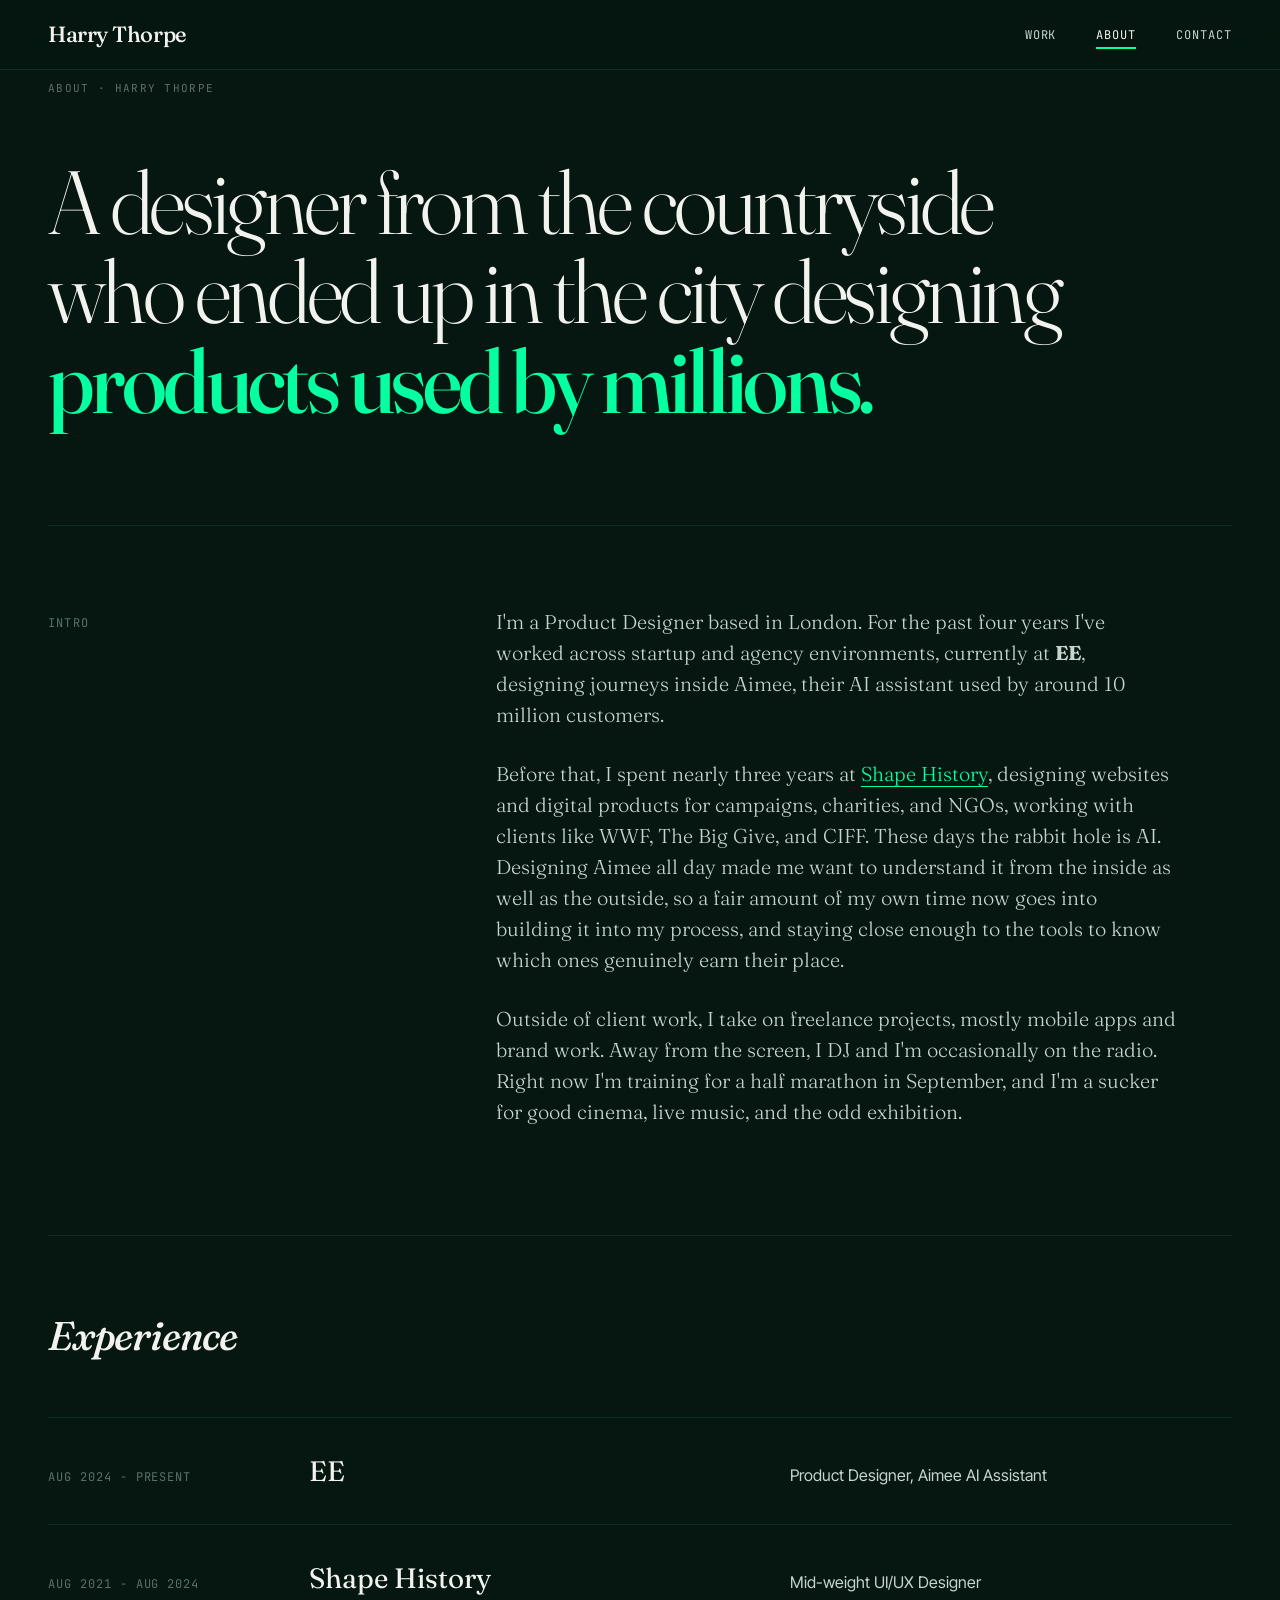
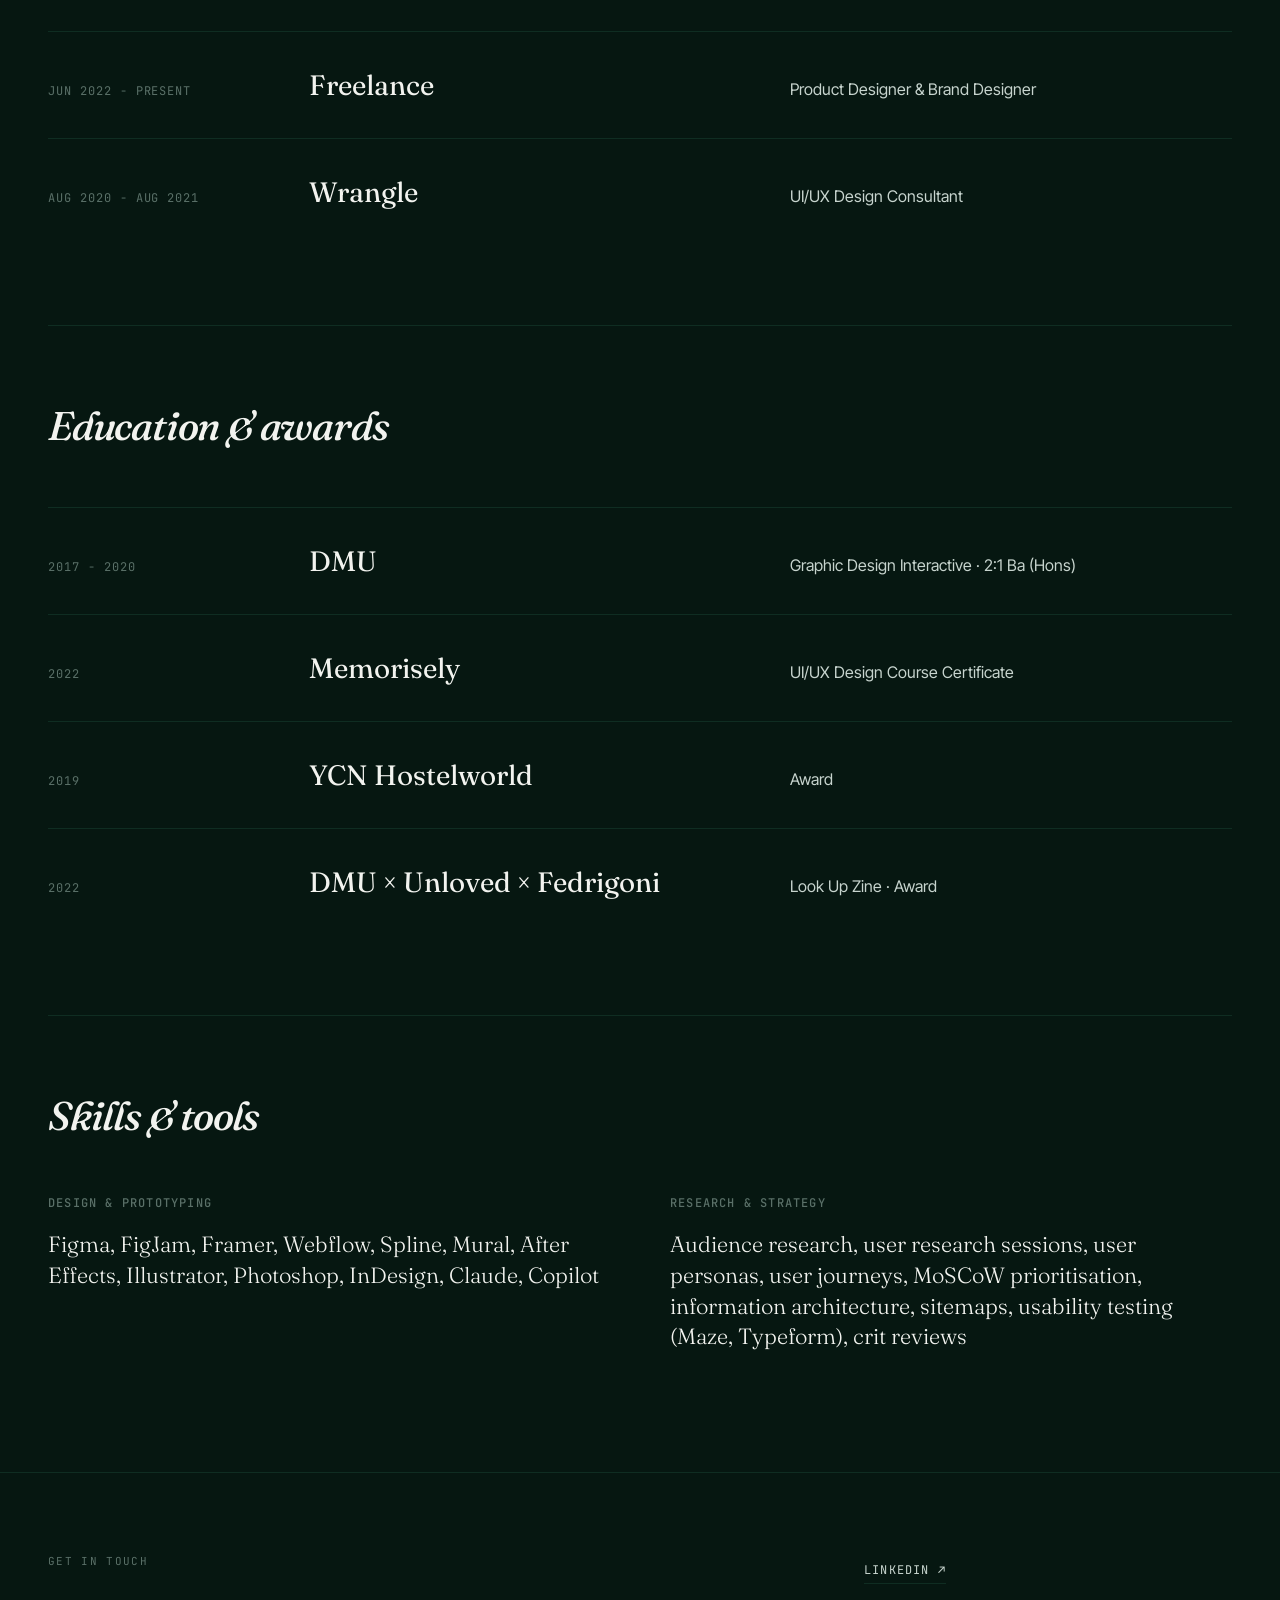
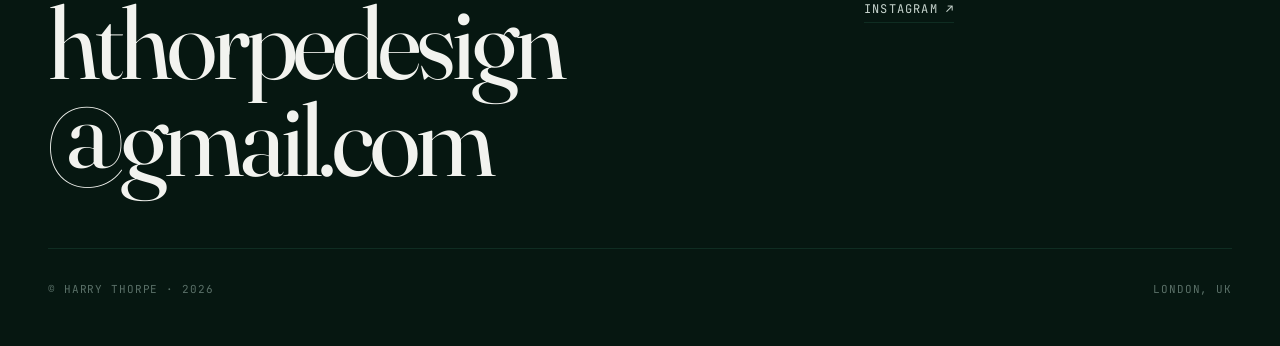
<file: about.html>
<!DOCTYPE html>
<html lang="en">
<head>
<meta charset="UTF-8">
<meta name="viewport" content="width=device-width, initial-scale=1.0">
<title>About · Harry Thorpe</title>
<meta name="description" content="Product Designer based in London, working across AI assistants, SaaS products and brand.">
<meta property="og:title" content="About · Harry Thorpe">
<meta property="og:description" content="Product Designer based in London, working across AI assistants, SaaS products and brand.">
<meta property="og:type" content="website">
<link rel="preconnect" href="https://fonts.googleapis.com">
<link rel="preconnect" href="https://fonts.gstatic.com" crossorigin>
<link href="https://fonts.googleapis.com/css2?family=Fraunces:ital,opsz,wght@0,9..144,300..900;1,9..144,300..900&family=Inter+Tight:wght@300;400;500;600&family=JetBrains+Mono:wght@400;500&display=swap" rel="stylesheet">
<link rel="stylesheet" href="styles.css">
</head>
<body>

<nav>
  <div class="nav-inner">
    <a href="index.html" class="logo">Harry Thorpe</a>
    <ul class="nav-links">
      <li><a href="index.html" class="nav-link" data-page="home">Work</a></li>
      <li><a href="about.html" class="nav-link" data-page="about">About</a></li>
      <li><a href="mailto:hthorpedesign@gmail.com">Contact</a></li>
    </ul>
  </div>
</nav>

<a href="index.html" class="back-to-work" id="backToWork" aria-label="Back to all work">
  <svg viewBox="0 0 16 16" width="14" height="14" aria-hidden="true">
    <path d="M10 3L5 8L10 13" fill="none" stroke="currentColor" stroke-width="1.5" stroke-linecap="round" stroke-linejoin="round"/>
  </svg>
  <span>Back to work</span>
</a>


<main id="app" class="page active" data-page="about">
<div class="about-hero">
    <div class="about-hero-meta">
      <div class="eyebrow">About · Harry Thorpe</div>
    </div>
    <h1 class="about-title">
      A designer from the countryside<br>
      who ended up in the city designing<br>
      <em>products used by millions.</em>
    </h1>
  </div>

  <div class="about-body">
    <div class="label">Intro</div>
    <div>
      <p>I'm a Product Designer based in London. For the past four years I've worked across startup and agency environments, currently at <strong>EE</strong>, designing journeys inside Aimee, their AI assistant used by around 10 million customers.</p>
      <p>Before that, I spent nearly three years at <a href="https://www.shapehistory.com/">Shape History</a>, designing websites and digital products for campaigns, charities, and NGOs, working with clients like WWF, The Big Give, and CIFF. These days the rabbit hole is AI. Designing Aimee all day made me want to understand it from the inside as well as the outside, so a fair amount of my own time now goes into building it into my process, and staying close enough to the tools to know which ones genuinely earn their place.</p>
      <p>Outside of client work, I take on freelance projects, mostly mobile apps and brand work. Away from the screen, I DJ and I'm occasionally on the radio. Right now I'm training for a half marathon in September, and I'm a sucker for good cinema, live music, and the odd exhibition.</p>
    </div>
  </div>

  <div class="experience-section">
    <h3><em>Experience</em></h3>
    <div class="exp-item">
      <div class="exp-date">Aug 2024 - Present</div>
      <div class="exp-company">EE</div>
      <div class="exp-role">Product Designer, Aimee AI Assistant</div>
    </div>
    <div class="exp-item">
      <div class="exp-date">Aug 2021 - Aug 2024</div>
      <div class="exp-company">Shape History</div>
      <div class="exp-role">Mid-weight UI/UX Designer</div>
    </div>
    <div class="exp-item">
      <div class="exp-date">Jun 2022 - Present</div>
      <div class="exp-company">Freelance</div>
      <div class="exp-role">Product Designer &amp; Brand Designer</div>
    </div>
    <div class="exp-item">
      <div class="exp-date">Aug 2020 - Aug 2021</div>
      <div class="exp-company">Wrangle</div>
      <div class="exp-role">UI/UX Design Consultant</div>
    </div>
  </div>

  <div class="experience-section">
    <h3><em>Education &amp; awards</em></h3>
    <div class="exp-item">
      <div class="exp-date">2017 - 2020</div>
      <div class="exp-company">DMU</div>
      <div class="exp-role">Graphic Design Interactive · 2:1 Ba (Hons)</div>
    </div>
    <div class="exp-item">
      <div class="exp-date">2022</div>
      <div class="exp-company">Memorisely</div>
      <div class="exp-role">UI/UX Design Course Certificate</div>
    </div>
    <div class="exp-item">
      <div class="exp-date">2019</div>
      <div class="exp-company">YCN Hostelworld</div>
      <div class="exp-role">Award</div>
    </div>
    <div class="exp-item">
      <div class="exp-date">2022</div>
      <div class="exp-company">DMU × Unloved × Fedrigoni</div>
      <div class="exp-role">Look Up Zine · Award</div>
    </div>
  </div>

  <div class="skills-section">
    <h3><em>Skills &amp; tools</em></h3>
    <div class="skills-grid">
      <div class="skill-group">
        <h4>Design &amp; prototyping</h4>
        <p>Figma, FigJam, Framer, Webflow, Spline, Mural, After Effects, Illustrator, Photoshop, InDesign, Claude, Copilot</p>
      </div>
      <div class="skill-group">
        <h4>Research &amp; strategy</h4>
        <p>Audience research, user research sessions, user personas, user journeys, MoSCoW prioritisation, information architecture, sitemaps, usability testing (Maze, Typeform), crit reviews</p>
      </div>
    </div>
  </div>

</main>

<footer>
  <div class="footer-main">
    <div class="footer-contact">
      <div class="eyebrow">Get in touch</div>
      <div class="footer-email">
        <a href="mailto:hthorpedesign@gmail.com">hthorpedesign<br>@gmail.com</a>
      </div>
    </div>
    <div class="footer-social">
      <a href="https://www.linkedin.com/in/harry-thorpe/" target="_blank" rel="noopener noreferrer">LinkedIn ↗</a>
      <a href="https://www.instagram.com/thorpe.design/" target="_blank" rel="noopener noreferrer">Instagram ↗</a>
    </div>
  </div>
  <div class="footer-bottom">
    <div>© Harry Thorpe · 2026</div>
    <div>London, UK</div>
  </div>
</footer>

<script src="main.js" defer></script>
</body>
</html>
</file>
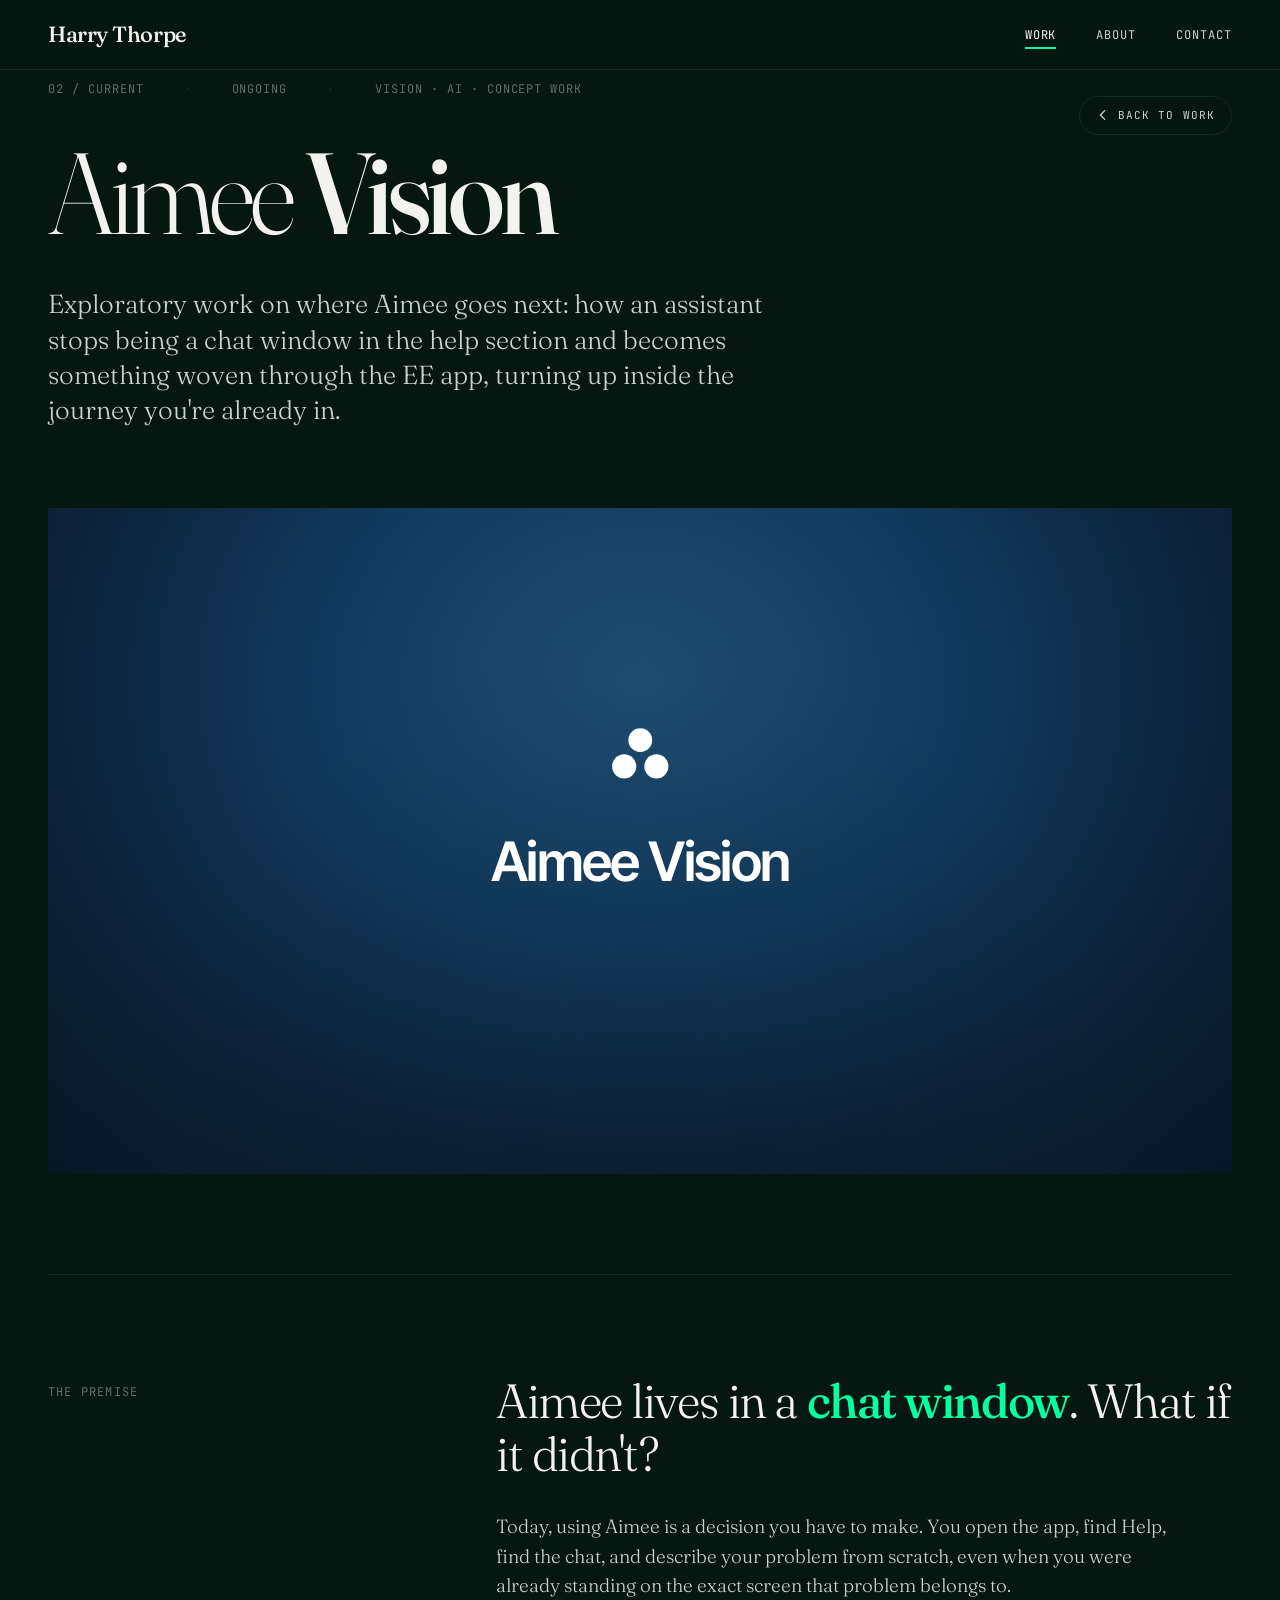
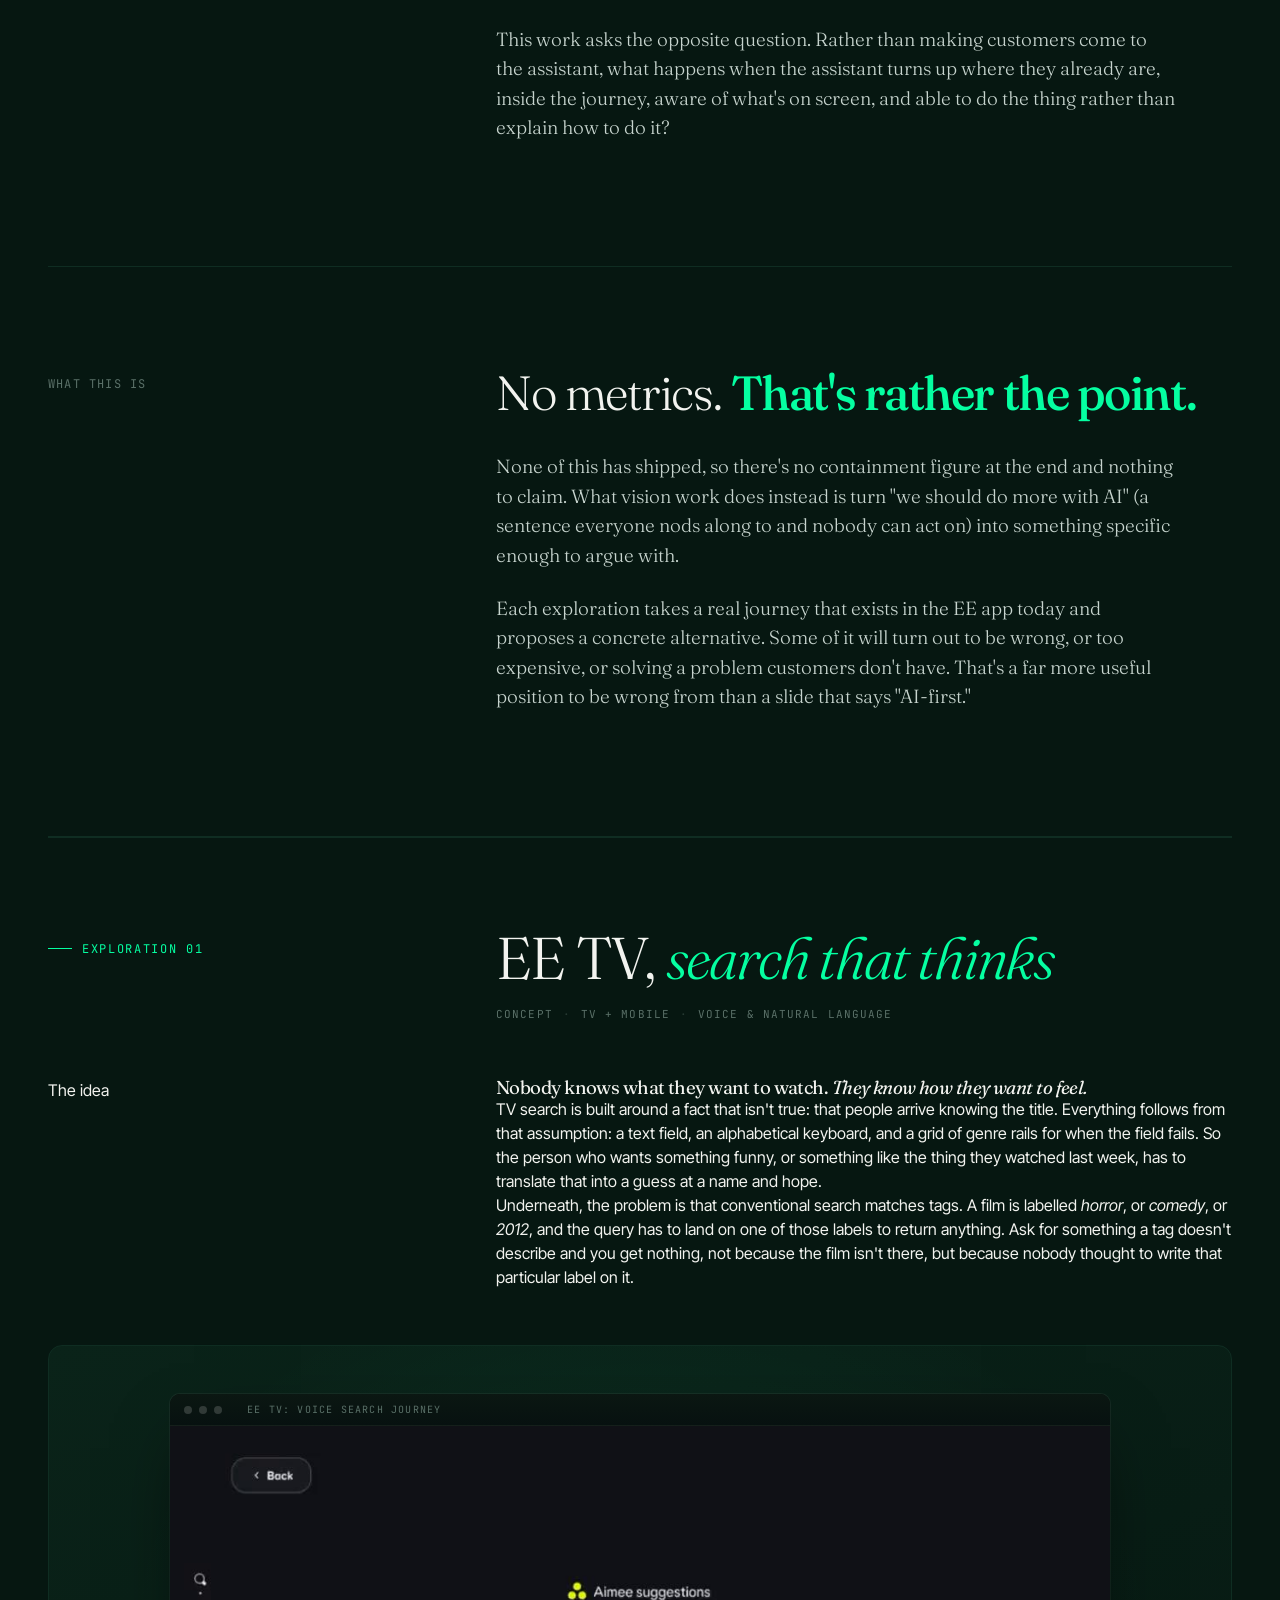
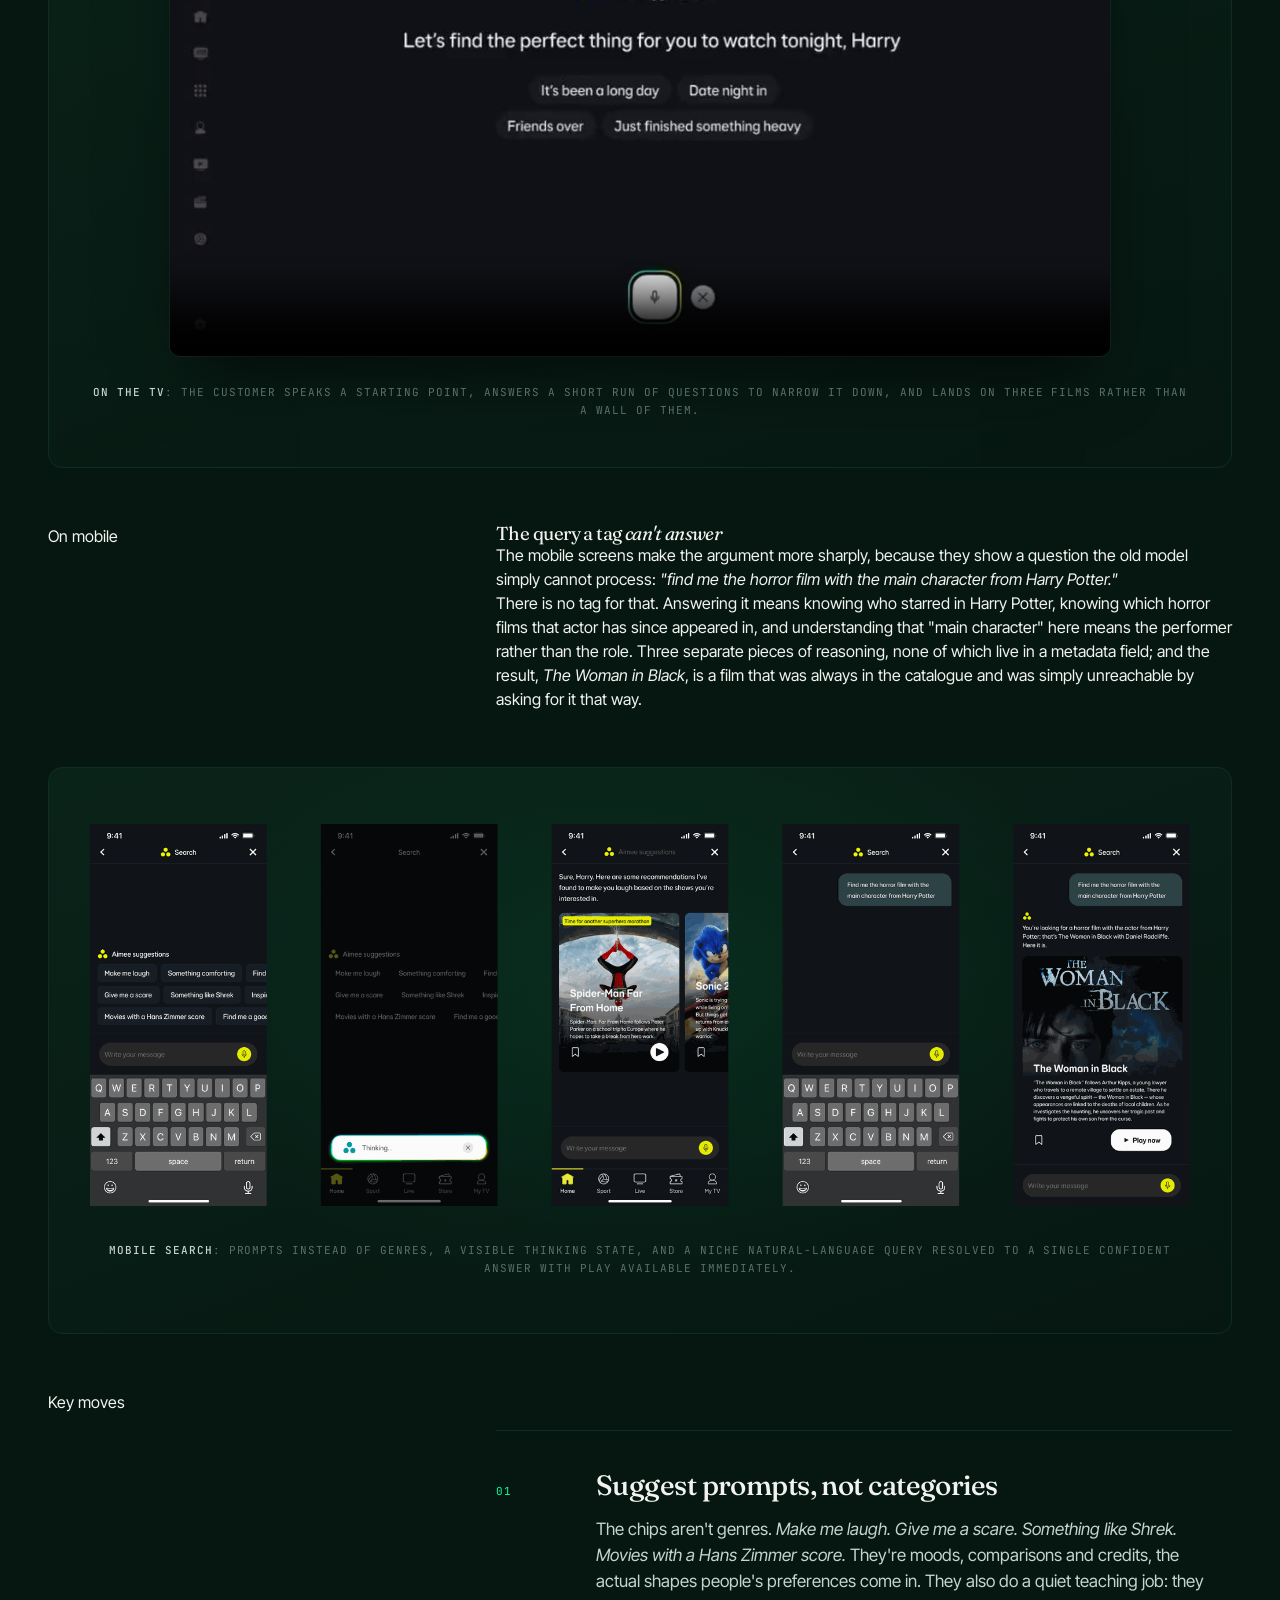
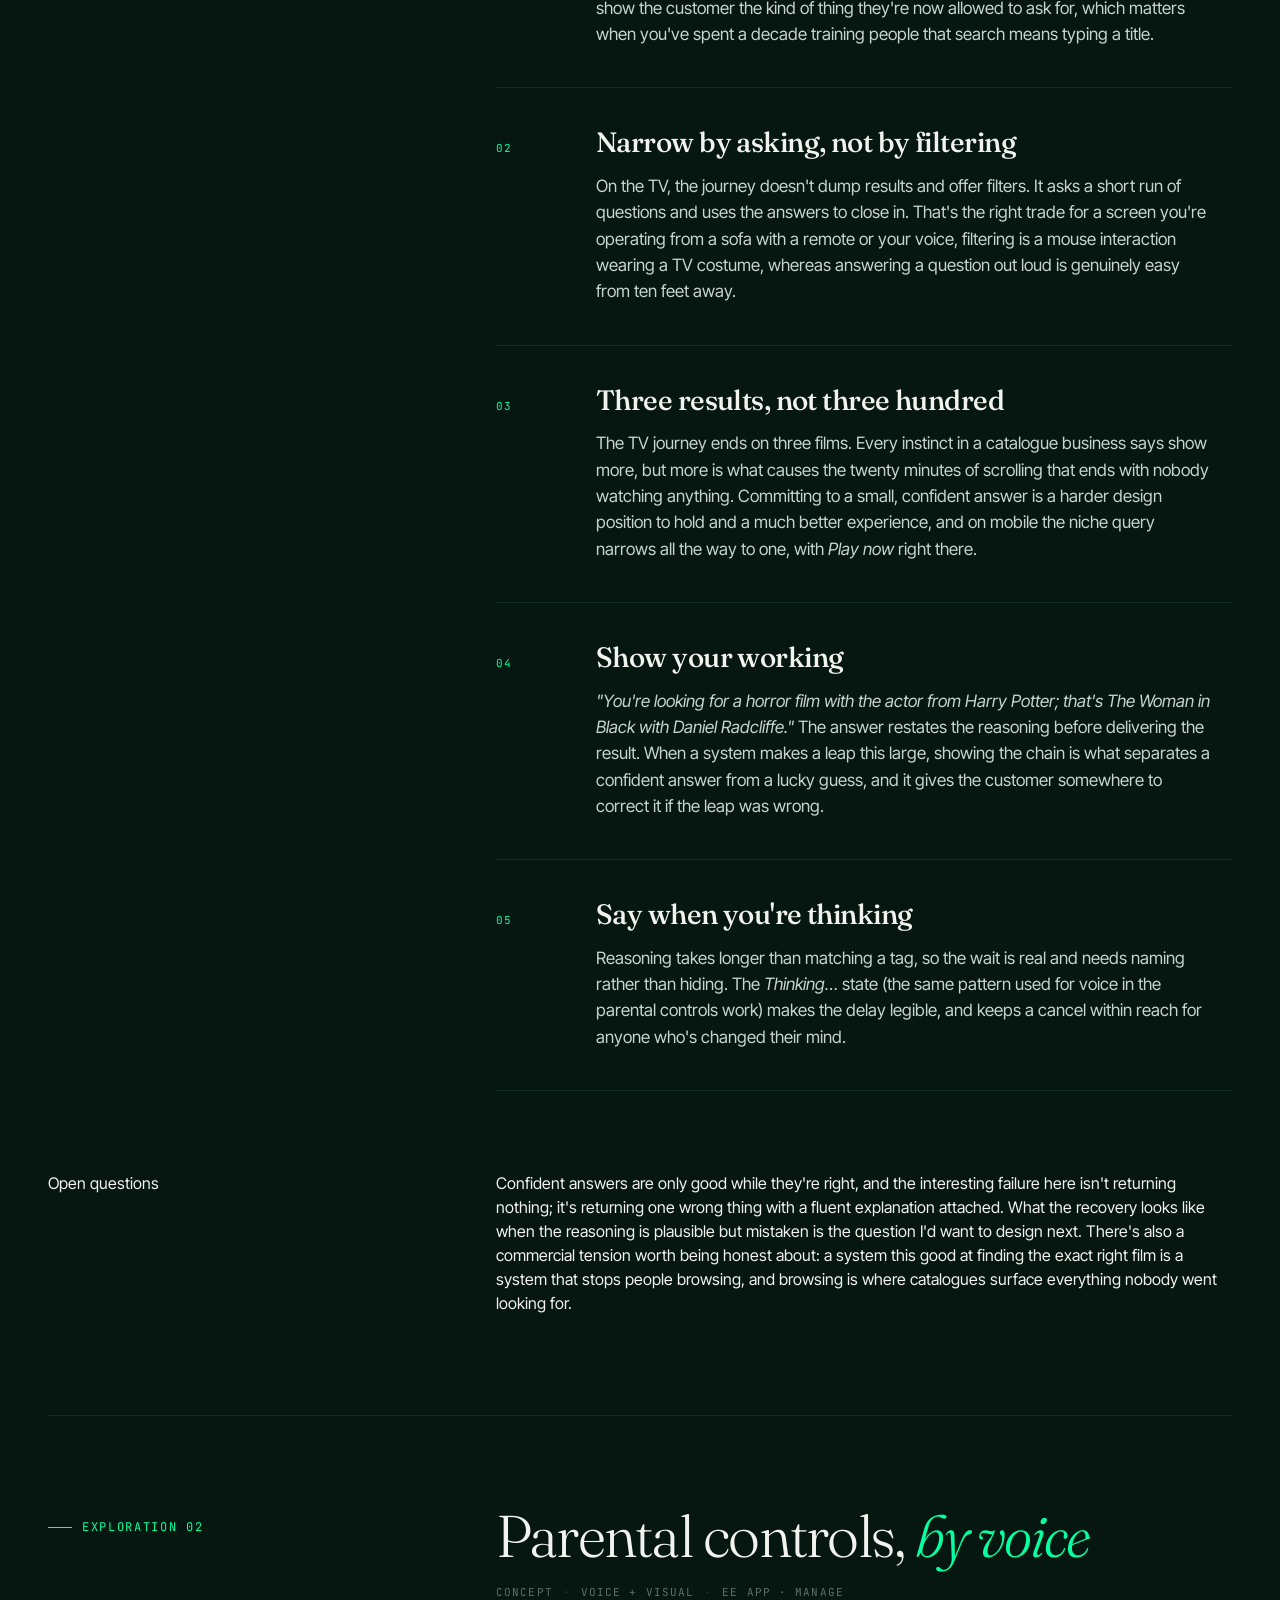
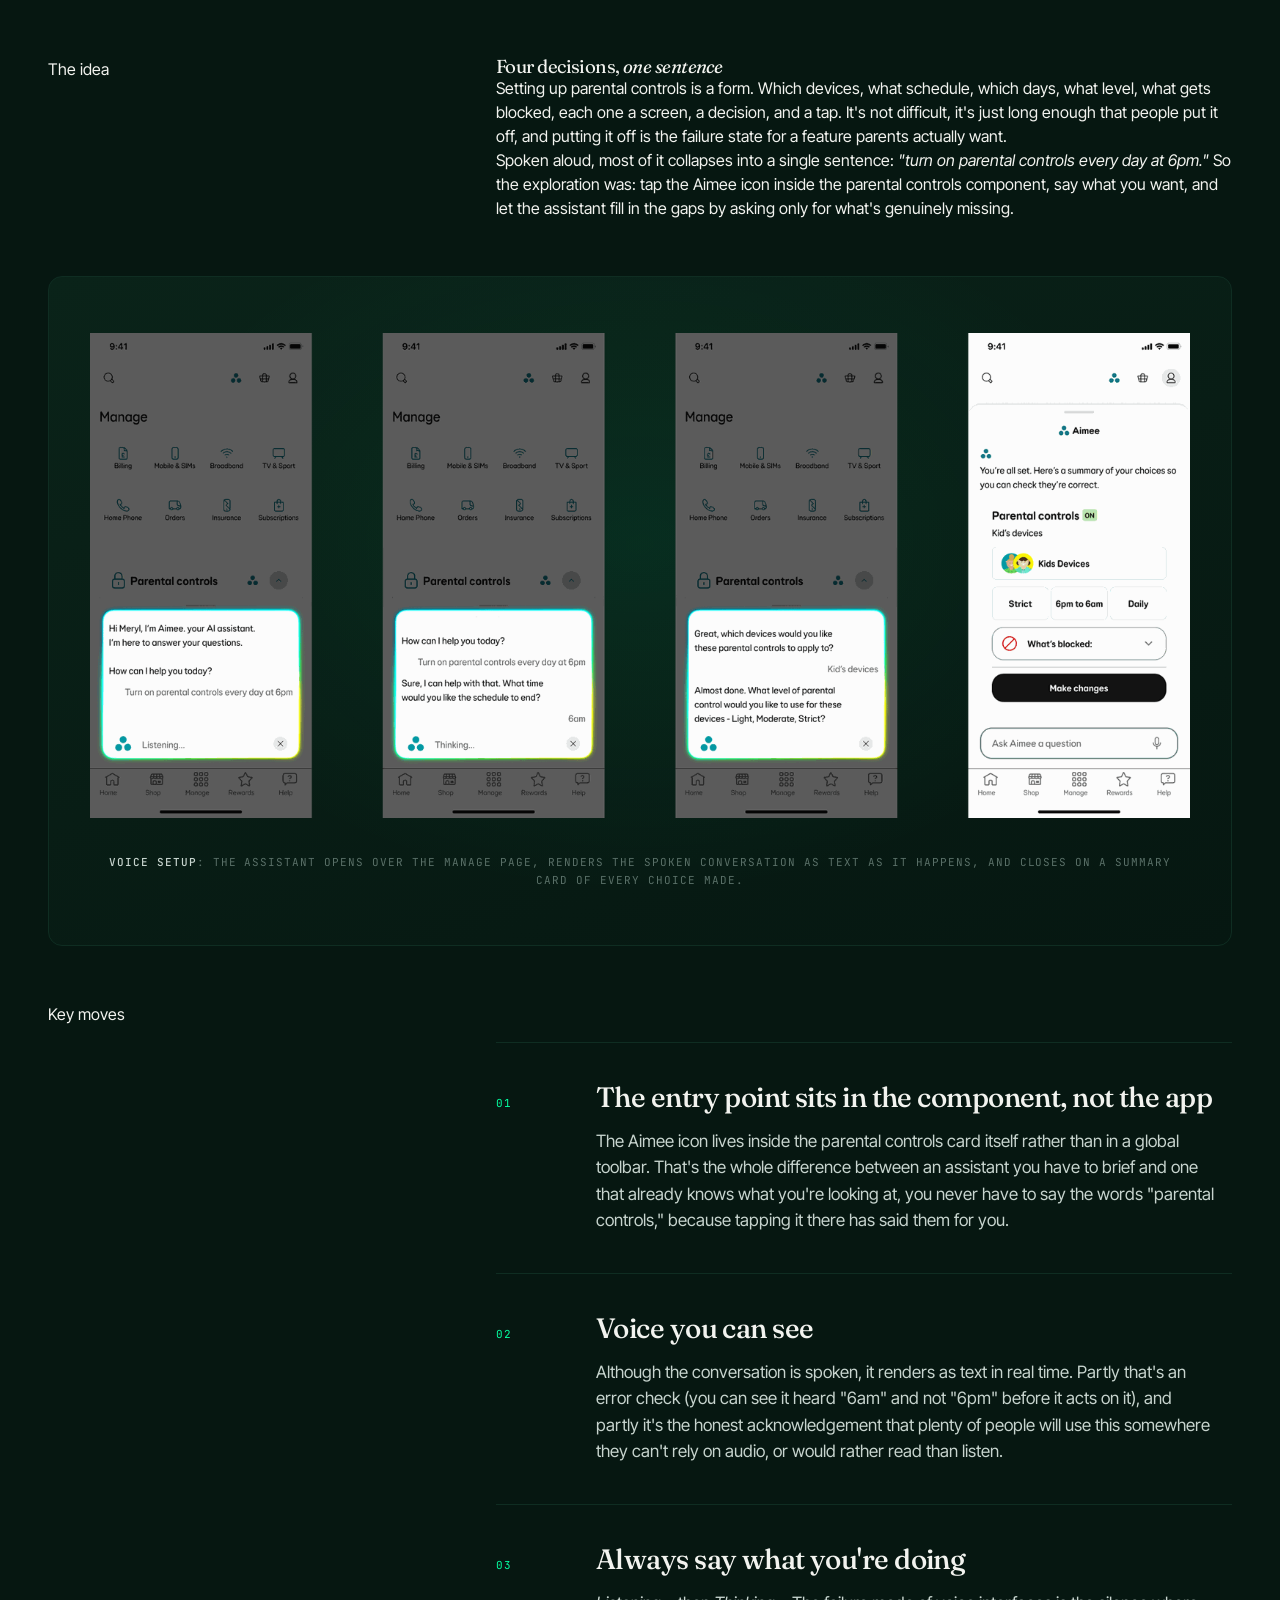
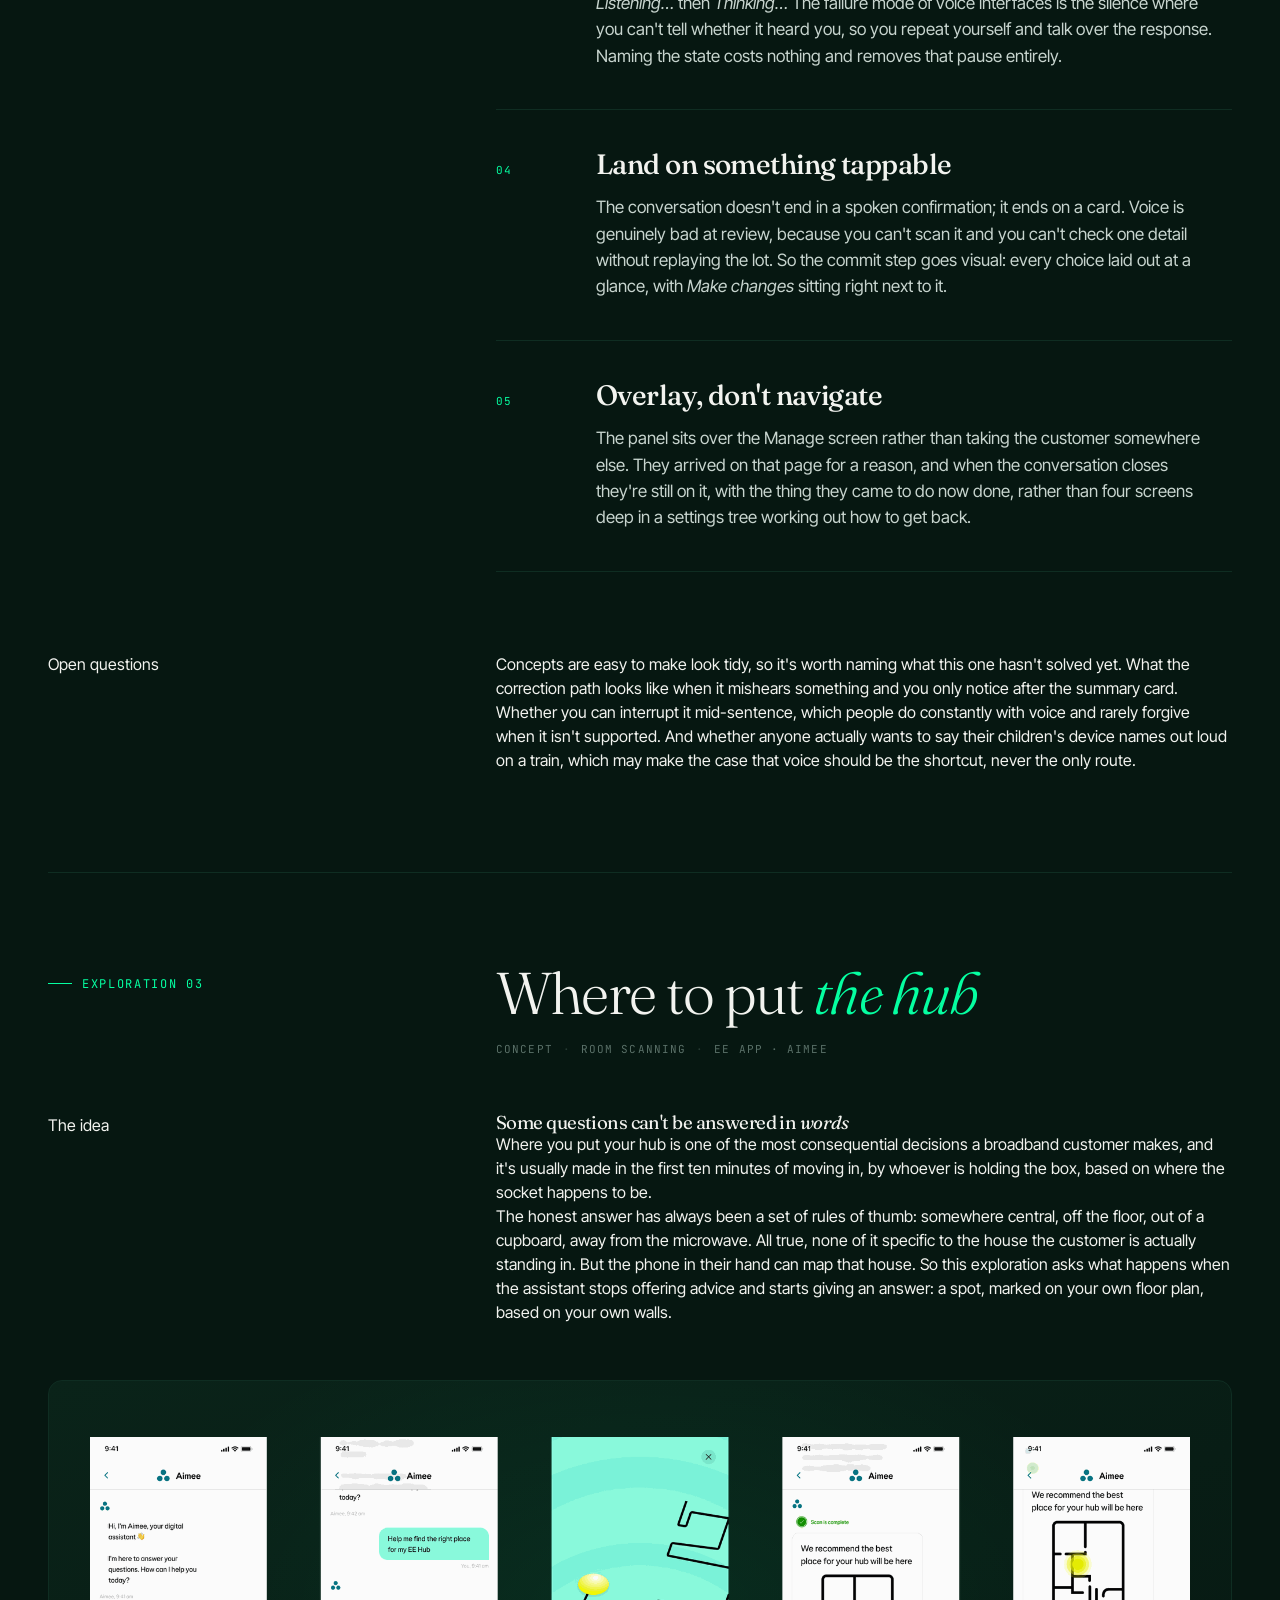
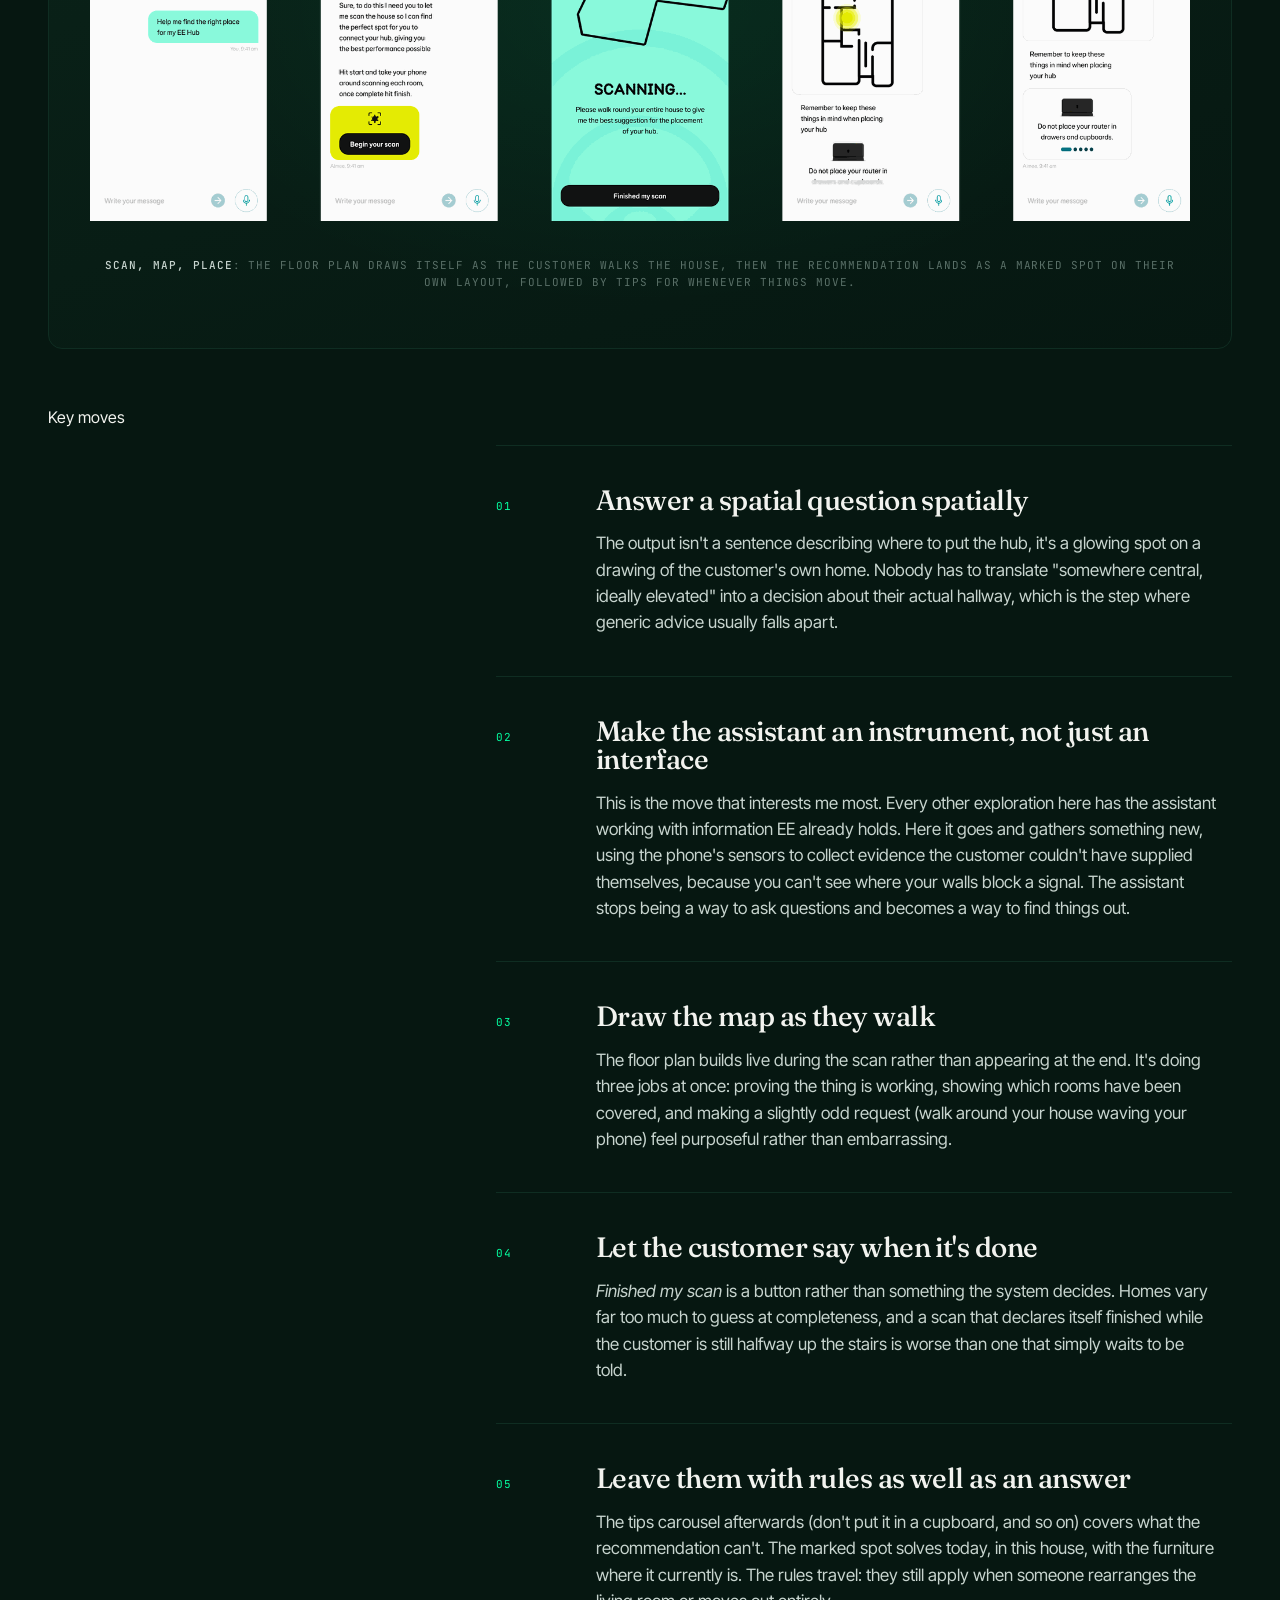
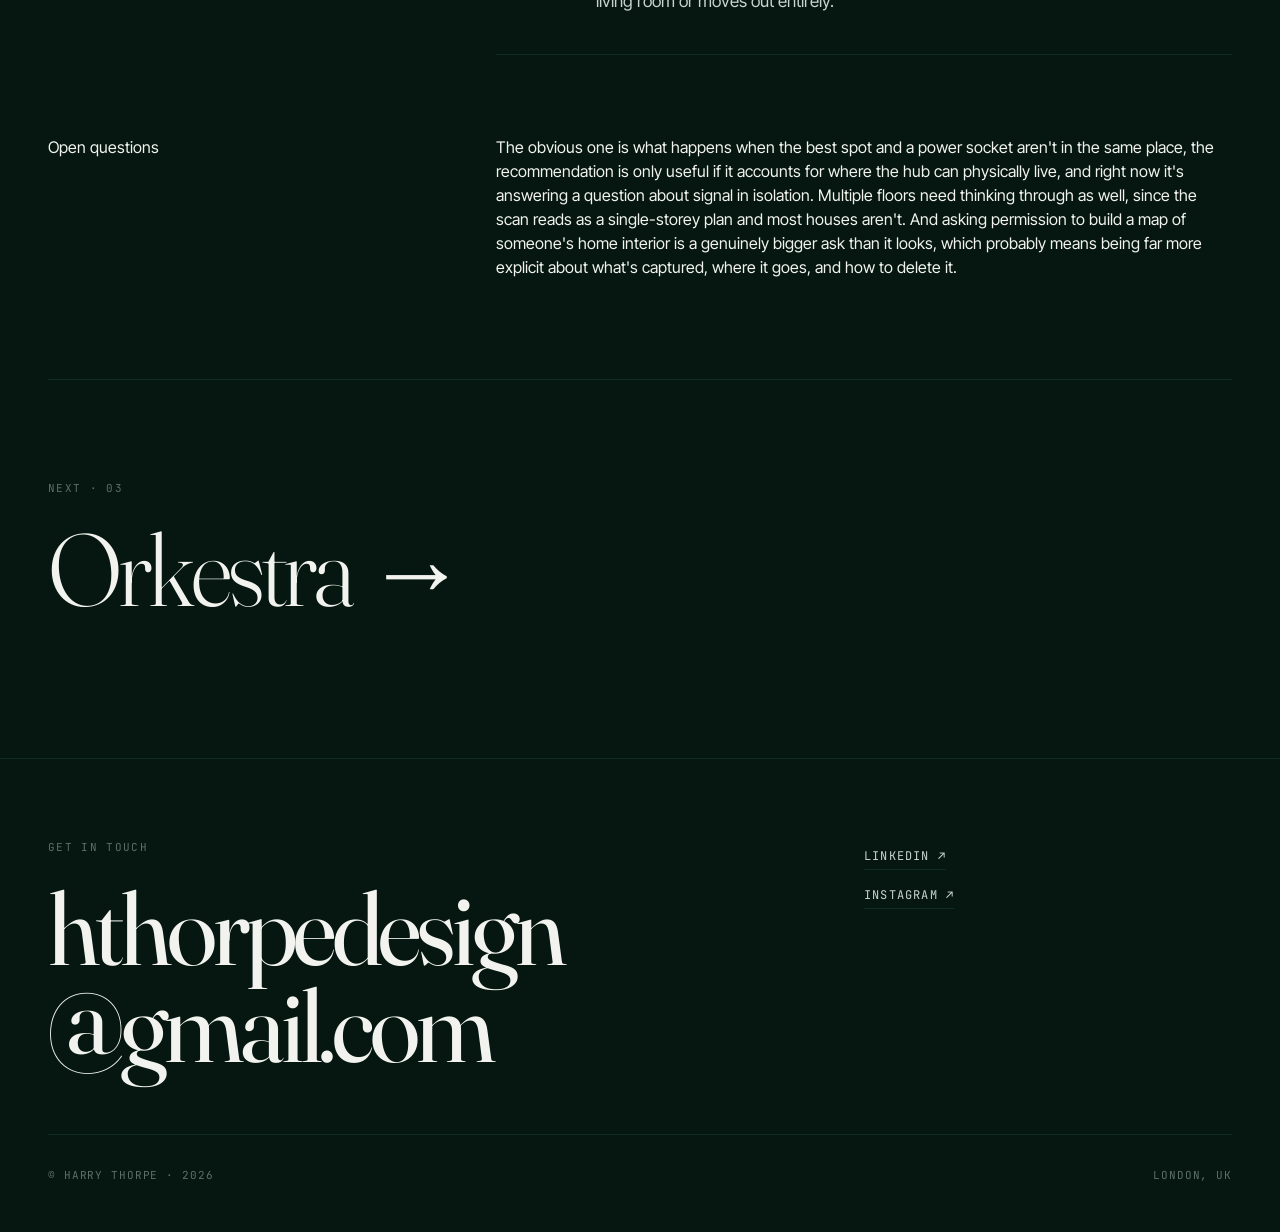
<file: aimee-vision.html>
<!DOCTYPE html>
<html lang="en">
<head>
<meta charset="UTF-8">
<meta name="viewport" content="width=device-width, initial-scale=1.0">
<title>Aimee Vision · Harry Thorpe</title>
<meta name="description" content="Exploratory work on where Aimee goes next, and how an assistant becomes part of the EE app.">
<meta property="og:title" content="Aimee Vision · Harry Thorpe">
<meta property="og:description" content="Exploratory work on where Aimee goes next, and how an assistant becomes part of the EE app.">
<meta property="og:type" content="website">
<link rel="preconnect" href="https://fonts.googleapis.com">
<link rel="preconnect" href="https://fonts.gstatic.com" crossorigin>
<link href="https://fonts.googleapis.com/css2?family=Fraunces:ital,opsz,wght@0,9..144,300..900;1,9..144,300..900&family=Inter+Tight:wght@300;400;500;600&family=JetBrains+Mono:wght@400;500&display=swap" rel="stylesheet">
<link rel="stylesheet" href="styles.css">
</head>
<body>

<nav>
  <div class="nav-inner">
    <a href="index.html" class="logo">Harry Thorpe</a>
    <ul class="nav-links">
      <li><a href="index.html" class="nav-link" data-page="home">Work</a></li>
      <li><a href="about.html" class="nav-link" data-page="about">About</a></li>
      <li><a href="mailto:hthorpedesign@gmail.com">Contact</a></li>
    </ul>
  </div>
</nav>
<a href="index.html" class="back-to-work" id="backToWork" aria-label="Back to all work">
  <svg viewBox="0 0 16 16" width="14" height="14" aria-hidden="true">
    <path d="M10 3L5 8L10 13" fill="none" stroke="currentColor" stroke-width="1.5" stroke-linecap="round" stroke-linejoin="round"/>
  </svg>
  <span>Back to work</span>
</a>

<main id="app" class="page active" data-page="aimee-vision">
<div class="case-hero">
    <div class="case-meta">
      <span>02 / Current</span>
      <span class="separator">·</span>
      <span>Ongoing</span>
      <span class="separator">·</span>
      <span>Vision · AI · Concept work</span>
    </div>
    <h1 class="case-title">Aimee <em>Vision</em></h1>
    <p class="case-lede">Exploratory work on where Aimee goes next: how an assistant stops being a chat window in the help section and becomes something woven through the EE app, turning up inside the journey you're already in.</p>

    <div class="case-hero-image">
      <div class="at-tile" style="background: radial-gradient(ellipse at 50% 26%, #1E4E72 0%, #123A5C 38%, #0C243C 68%, #071624 100%);">
          <svg class="at-art" viewBox="0 0 200 132" xmlns="http://www.w3.org/2000/svg" role="img" aria-label="Aimee Vision">
            <g transform="translate(86 10)" filter="url(#atglow-b)">
              <circle cx="14" cy="6" r="5.9" fill="#FFFFFF"/>
              <circle cx="6" cy="19" r="6" fill="#FFFFFF"/>
              <circle cx="22" cy="19" r="6" fill="#FFFFFF"/>
            </g>
            <defs>
              <filter id="atglow-b" x="-120%" y="-120%" width="340%" height="340%">
                <feDropShadow dx="0" dy="0" stdDeviation="0" flood-color="rgba(255,255,255,0)" flood-opacity="0"/>
              </filter>
            </defs>
            <text x="100" y="86" text-anchor="middle" fill="#FFFFFF"
                  font-family="'Inter Tight', -apple-system, system-ui, sans-serif"
                  font-size="27" font-weight="600" letter-spacing="-0.8">Aimee Vision</text>
          </svg>
        </div>
    </div>
  </div>

  <div class="case-section">
    <div class="case-section-inner">
      <div class="label">The premise</div>
      <div>
        <h3>Aimee lives in a <em>chat window</em>. What if it didn't?</h3>
        <p>Today, using Aimee is a decision you have to make. You open the app, find Help, find the chat, and describe your problem from scratch, even when you were already standing on the exact screen that problem belongs to.</p>
        <p>This work asks the opposite question. Rather than making customers come to the assistant, what happens when the assistant turns up where they already are, inside the journey, aware of what's on screen, and able to do the thing rather than explain how to do it?</p>
      </div>
    </div>
  </div>

  <div class="case-section">
    <div class="case-section-inner">
      <div class="label">What this is</div>
      <div>
        <h3>No metrics. <em>That's rather the point.</em></h3>
        <p>None of this has shipped, so there's no containment figure at the end and nothing to claim. What vision work does instead is turn "we should do more with AI" (a sentence everyone nods along to and nobody can act on) into something specific enough to argue with.</p>
        <p>Each exploration takes a real journey that exists in the EE app today and proposes a concrete alternative. Some of it will turn out to be wrong, or too expensive, or solving a problem customers don't have. That's a far more useful position to be wrong from than a slide that says "AI-first."</p>
      </div>
    </div>
  </div>

  <!-- ============================================
       EXPLORATION 01 - EE TV AI SEARCH
  ============================================ -->
  <div class="project-block">
    <div class="pb-header">
      <div class="pb-index">Exploration 01</div>
      <div>
        <h2 class="pb-title">EE TV, <em>search that thinks</em></h2>
        <div class="pb-meta">
          <span>Concept</span>
          <span class="sep">·</span>
          <span>TV + mobile</span>
          <span class="sep">·</span>
          <span>Voice &amp; natural language</span>
        </div>
      </div>
    </div>

    <div class="case-section-inner">
      <div class="label">The idea</div>
      <div>
        <h3>Nobody knows what they want to watch. <em>They know how they want to feel.</em></h3>
        <p>TV search is built around a fact that isn't true: that people arrive knowing the title. Everything follows from that assumption: a text field, an alphabetical keyboard, and a grid of genre rails for when the field fails. So the person who wants something funny, or something like the thing they watched last week, has to translate that into a guess at a name and hope.</p>
        <p>Underneath, the problem is that conventional search matches tags. A film is labelled <em>horror</em>, or <em>comedy</em>, or <em>2012</em>, and the query has to land on one of those labels to return anything. Ask for something a tag doesn't describe and you get nothing, not because the film isn't there, but because nobody thought to write that particular label on it.</p>
      </div>
    </div>

    <div class="video-row">
      <div class="video-frame">
        <div class="video-frame-chrome">
          <div class="dot"></div><div class="dot"></div><div class="dot"></div>
          <div class="label">EE TV: voice search journey</div>
        </div>
        <video controls muted playsinline preload="metadata" poster="assets/28-video-poster.jpg">
          <source src="assets/11-ee-tv-voice-search.mp4" type="video/mp4" />
        </video>
      </div>
      <div class="caption"><strong>On the TV</strong>: the customer speaks a starting point, answers a short run of questions to narrow it down, and lands on three films rather than a wall of them.</div>
    </div>

    <div class="case-section-inner">
      <div class="label">On mobile</div>
      <div>
        <h3>The query a tag <em>can't answer</em></h3>
        <p>The mobile screens make the argument more sharply, because they show a question the old model simply cannot process: <em>"find me the horror film with the main character from Harry Potter."</em></p>
        <p>There is no tag for that. Answering it means knowing who starred in Harry Potter, knowing which horror films that actor has since appeared in, and understanding that "main character" here means the performer rather than the role. Three separate pieces of reasoning, none of which live in a metadata field; and the result, <em>The Woman in Black</em>, is a film that was always in the catalogue and was simply unreachable by asking for it that way.</p>
      </div>
    </div>

    <div class="screen-row">
      <img src="assets/12-ee-tv-ai-search-on-mobile-mood-based-suggest.png" alt="EE TV AI search on mobile: mood-based suggestion chips, a thinking state, personalised recommendations, and a niche natural-language query resolved to The Woman in Black" loading="lazy" />
      <div class="caption"><strong>Mobile search</strong>: prompts instead of genres, a visible thinking state, and a niche natural-language query resolved to a single confident answer with play available immediately.</div>
    </div>

    <div class="case-section-inner">
      <div class="label">Key moves</div>
      <div>
        <div class="phase-grid">
          <div class="phase">
            <div class="phase-num">01</div>
            <div class="phase-content">
              <h4>Suggest prompts, not categories</h4>
              <p>The chips aren't genres. <em>Make me laugh. Give me a scare. Something like Shrek. Movies with a Hans Zimmer score.</em> They're moods, comparisons and credits, the actual shapes people's preferences come in. They also do a quiet teaching job: they show the customer the kind of thing they're now allowed to ask for, which matters when you've spent a decade training people that search means typing a title.</p>
            </div>
          </div>
          <div class="phase">
            <div class="phase-num">02</div>
            <div class="phase-content">
              <h4>Narrow by asking, not by filtering</h4>
              <p>On the TV, the journey doesn't dump results and offer filters. It asks a short run of questions and uses the answers to close in. That's the right trade for a screen you're operating from a sofa with a remote or your voice, filtering is a mouse interaction wearing a TV costume, whereas answering a question out loud is genuinely easy from ten feet away.</p>
            </div>
          </div>
          <div class="phase">
            <div class="phase-num">03</div>
            <div class="phase-content">
              <h4>Three results, not three hundred</h4>
              <p>The TV journey ends on three films. Every instinct in a catalogue business says show more, but more is what causes the twenty minutes of scrolling that ends with nobody watching anything. Committing to a small, confident answer is a harder design position to hold and a much better experience, and on mobile the niche query narrows all the way to one, with <em>Play now</em> right there.</p>
            </div>
          </div>
          <div class="phase">
            <div class="phase-num">04</div>
            <div class="phase-content">
              <h4>Show your working</h4>
              <p><em>"You're looking for a horror film with the actor from Harry Potter; that's The Woman in Black with Daniel Radcliffe."</em> The answer restates the reasoning before delivering the result. When a system makes a leap this large, showing the chain is what separates a confident answer from a lucky guess, and it gives the customer somewhere to correct it if the leap was wrong.</p>
            </div>
          </div>
          <div class="phase">
            <div class="phase-num">05</div>
            <div class="phase-content">
              <h4>Say when you're thinking</h4>
              <p>Reasoning takes longer than matching a tag, so the wait is real and needs naming rather than hiding. The <em>Thinking…</em> state (the same pattern used for voice in the parental controls work) makes the delay legible, and keeps a cancel within reach for anyone who's changed their mind.</p>
            </div>
          </div>
        </div>
      </div>
    </div>

    <div style="height: 80px;"></div>

    <div class="case-section-inner">
      <div class="label">Open questions</div>
      <div>
        <p>Confident answers are only good while they're right, and the interesting failure here isn't returning nothing; it's returning one wrong thing with a fluent explanation attached. What the recovery looks like when the reasoning is plausible but mistaken is the question I'd want to design next. There's also a commercial tension worth being honest about: a system this good at finding the exact right film is a system that stops people browsing, and browsing is where catalogues surface everything nobody went looking for.</p>
      </div>
    </div>
  </div>

  <!-- ============================================
       EXPLORATION 02 - PARENTAL CONTROLS BY VOICE
  ============================================ -->
  <div class="project-block">
    <div class="pb-header">
      <div class="pb-index">Exploration 02</div>
      <div>
        <h2 class="pb-title">Parental controls, <em>by voice</em></h2>
        <div class="pb-meta">
          <span>Concept</span>
          <span class="sep">·</span>
          <span>Voice + visual</span>
          <span class="sep">·</span>
          <span>EE app · Manage</span>
        </div>
      </div>
    </div>

    <div class="case-section-inner">
      <div class="label">The idea</div>
      <div>
        <h3>Four decisions, <em>one sentence</em></h3>
        <p>Setting up parental controls is a form. Which devices, what schedule, which days, what level, what gets blocked, each one a screen, a decision, and a tap. It's not difficult, it's just long enough that people put it off, and putting it off is the failure state for a feature parents actually want.</p>
        <p>Spoken aloud, most of it collapses into a single sentence: <em>"turn on parental controls every day at 6pm."</em> So the exploration was: tap the Aimee icon inside the parental controls component, say what you want, and let the assistant fill in the gaps by asking only for what's genuinely missing.</p>
      </div>
    </div>

    <div class="screen-row">
      <img src="assets/13-aimee-voice-concept-setting-up-parental-cont.png" alt="Aimee voice concept: setting up parental controls by speaking, with the conversation shown as text and a summary card at the end" loading="lazy" />
      <div class="caption"><strong>Voice setup</strong>: the assistant opens over the Manage page, renders the spoken conversation as text as it happens, and closes on a summary card of every choice made.</div>
    </div>

    <div class="case-section-inner">
      <div class="label">Key moves</div>
      <div>
        <div class="phase-grid">
          <div class="phase">
            <div class="phase-num">01</div>
            <div class="phase-content">
              <h4>The entry point sits in the component, not the app</h4>
              <p>The Aimee icon lives inside the parental controls card itself rather than in a global toolbar. That's the whole difference between an assistant you have to brief and one that already knows what you're looking at, you never have to say the words "parental controls," because tapping it there has said them for you.</p>
            </div>
          </div>
          <div class="phase">
            <div class="phase-num">02</div>
            <div class="phase-content">
              <h4>Voice you can see</h4>
              <p>Although the conversation is spoken, it renders as text in real time. Partly that's an error check (you can see it heard "6am" and not "6pm" before it acts on it), and partly it's the honest acknowledgement that plenty of people will use this somewhere they can't rely on audio, or would rather read than listen.</p>
            </div>
          </div>
          <div class="phase">
            <div class="phase-num">03</div>
            <div class="phase-content">
              <h4>Always say what you're doing</h4>
              <p><em>Listening…</em> then <em>Thinking…</em> The failure mode of voice interfaces is the silence where you can't tell whether it heard you, so you repeat yourself and talk over the response. Naming the state costs nothing and removes that pause entirely.</p>
            </div>
          </div>
          <div class="phase">
            <div class="phase-num">04</div>
            <div class="phase-content">
              <h4>Land on something tappable</h4>
              <p>The conversation doesn't end in a spoken confirmation; it ends on a card. Voice is genuinely bad at review, because you can't scan it and you can't check one detail without replaying the lot. So the commit step goes visual: every choice laid out at a glance, with <em>Make changes</em> sitting right next to it.</p>
            </div>
          </div>
          <div class="phase">
            <div class="phase-num">05</div>
            <div class="phase-content">
              <h4>Overlay, don't navigate</h4>
              <p>The panel sits over the Manage screen rather than taking the customer somewhere else. They arrived on that page for a reason, and when the conversation closes they're still on it, with the thing they came to do now done, rather than four screens deep in a settings tree working out how to get back.</p>
            </div>
          </div>
        </div>
      </div>
    </div>

    <div style="height: 80px;"></div>

    <div class="case-section-inner">
      <div class="label">Open questions</div>
      <div>
        <p>Concepts are easy to make look tidy, so it's worth naming what this one hasn't solved yet. What the correction path looks like when it mishears something and you only notice after the summary card. Whether you can interrupt it mid-sentence, which people do constantly with voice and rarely forgive when it isn't supported. And whether anyone actually wants to say their children's device names out loud on a train, which may make the case that voice should be the shortcut, never the only route.</p>
      </div>
    </div>
  </div>

  <!-- ============================================
       EXPLORATION 03 - HUB PLACEMENT
  ============================================ -->
  <div class="project-block">
    <div class="pb-header">
      <div class="pb-index">Exploration 03</div>
      <div>
        <h2 class="pb-title">Where to put <em>the hub</em></h2>
        <div class="pb-meta">
          <span>Concept</span>
          <span class="sep">·</span>
          <span>Room scanning</span>
          <span class="sep">·</span>
          <span>EE app · Aimee</span>
        </div>
      </div>
    </div>

    <div class="case-section-inner">
      <div class="label">The idea</div>
      <div>
        <h3>Some questions can't be answered in <em>words</em></h3>
        <p>Where you put your hub is one of the most consequential decisions a broadband customer makes, and it's usually made in the first ten minutes of moving in, by whoever is holding the box, based on where the socket happens to be.</p>
        <p>The honest answer has always been a set of rules of thumb: somewhere central, off the floor, out of a cupboard, away from the microwave. All true, none of it specific to the house the customer is actually standing in. But the phone in their hand can map that house. So this exploration asks what happens when the assistant stops offering advice and starts giving an answer: a spot, marked on your own floor plan, based on your own walls.</p>
      </div>
    </div>

    <div class="screen-row">
      <img src="assets/14-aimee-hub-placement-concept-walking-the-hous.png" alt="Aimee hub placement concept: walking the house to build a floor plan, then a recommended hub location marked on the resulting map with placement tips" loading="lazy" />
      <div class="caption"><strong>Scan, map, place</strong>: the floor plan draws itself as the customer walks the house, then the recommendation lands as a marked spot on their own layout, followed by tips for whenever things move.</div>
    </div>

    <div class="case-section-inner">
      <div class="label">Key moves</div>
      <div>
        <div class="phase-grid">
          <div class="phase">
            <div class="phase-num">01</div>
            <div class="phase-content">
              <h4>Answer a spatial question spatially</h4>
              <p>The output isn't a sentence describing where to put the hub, it's a glowing spot on a drawing of the customer's own home. Nobody has to translate "somewhere central, ideally elevated" into a decision about their actual hallway, which is the step where generic advice usually falls apart.</p>
            </div>
          </div>
          <div class="phase">
            <div class="phase-num">02</div>
            <div class="phase-content">
              <h4>Make the assistant an instrument, not just an interface</h4>
              <p>This is the move that interests me most. Every other exploration here has the assistant working with information EE already holds. Here it goes and gathers something new, using the phone's sensors to collect evidence the customer couldn't have supplied themselves, because you can't see where your walls block a signal. The assistant stops being a way to ask questions and becomes a way to find things out.</p>
            </div>
          </div>
          <div class="phase">
            <div class="phase-num">03</div>
            <div class="phase-content">
              <h4>Draw the map as they walk</h4>
              <p>The floor plan builds live during the scan rather than appearing at the end. It's doing three jobs at once: proving the thing is working, showing which rooms have been covered, and making a slightly odd request (walk around your house waving your phone) feel purposeful rather than embarrassing.</p>
            </div>
          </div>
          <div class="phase">
            <div class="phase-num">04</div>
            <div class="phase-content">
              <h4>Let the customer say when it's done</h4>
              <p><em>Finished my scan</em> is a button rather than something the system decides. Homes vary far too much to guess at completeness, and a scan that declares itself finished while the customer is still halfway up the stairs is worse than one that simply waits to be told.</p>
            </div>
          </div>
          <div class="phase">
            <div class="phase-num">05</div>
            <div class="phase-content">
              <h4>Leave them with rules as well as an answer</h4>
              <p>The tips carousel afterwards (don't put it in a cupboard, and so on) covers what the recommendation can't. The marked spot solves today, in this house, with the furniture where it currently is. The rules travel: they still apply when someone rearranges the living room or moves out entirely.</p>
            </div>
          </div>
        </div>
      </div>
    </div>

    <div style="height: 80px;"></div>

    <div class="case-section-inner">
      <div class="label">Open questions</div>
      <div>
        <p>The obvious one is what happens when the best spot and a power socket aren't in the same place, the recommendation is only useful if it accounts for where the hub can physically live, and right now it's answering a question about signal in isolation. Multiple floors need thinking through as well, since the scan reads as a single-storey plan and most houses aren't. And asking permission to build a map of someone's home interior is a genuinely bigger ask than it looks, which probably means being far more explicit about what's captured, where it goes, and how to delete it.</p>
      </div>
    </div>
  </div>

  <div class="next-project">
    <div class="eyebrow">Next · 03</div>
    <a href="orkestra.html">Orkestra <em>→</em></a>
  </div>

</main>

<footer>
  <div class="footer-main">
    <div class="footer-contact">
      <div class="eyebrow">Get in touch</div>
      <div class="footer-email">
        <a href="mailto:hthorpedesign@gmail.com">hthorpedesign<br>@gmail.com</a>
      </div>
    </div>
    <div class="footer-social">
      <a href="https://www.linkedin.com/in/harry-thorpe/" target="_blank" rel="noopener noreferrer">LinkedIn ↗</a>
      <a href="https://www.instagram.com/thorpe.design/" target="_blank" rel="noopener noreferrer">Instagram ↗</a>
    </div>
  </div>
  <div class="footer-bottom">
    <div>© Harry Thorpe · 2026</div>
    <div>London, UK</div>
  </div>
</footer>

<script src="main.js" defer></script>
</body>
</html>
</file>
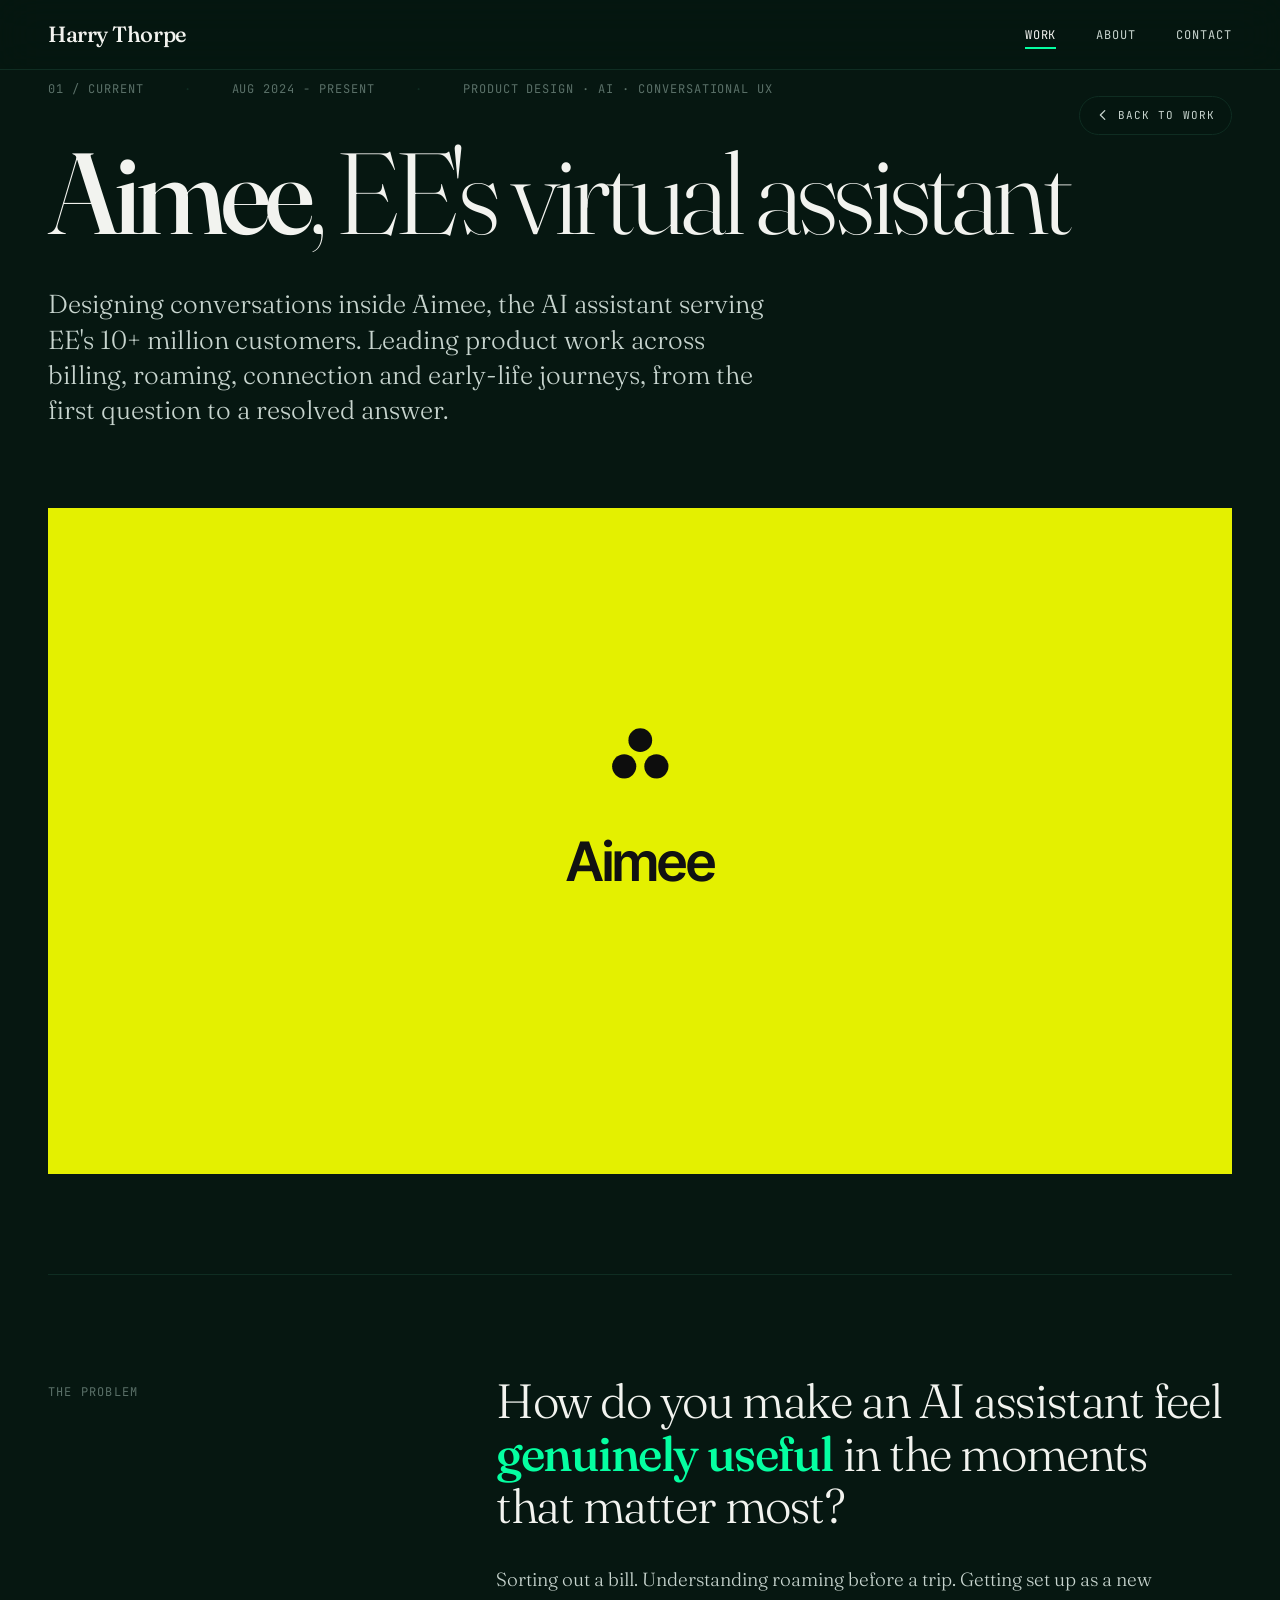
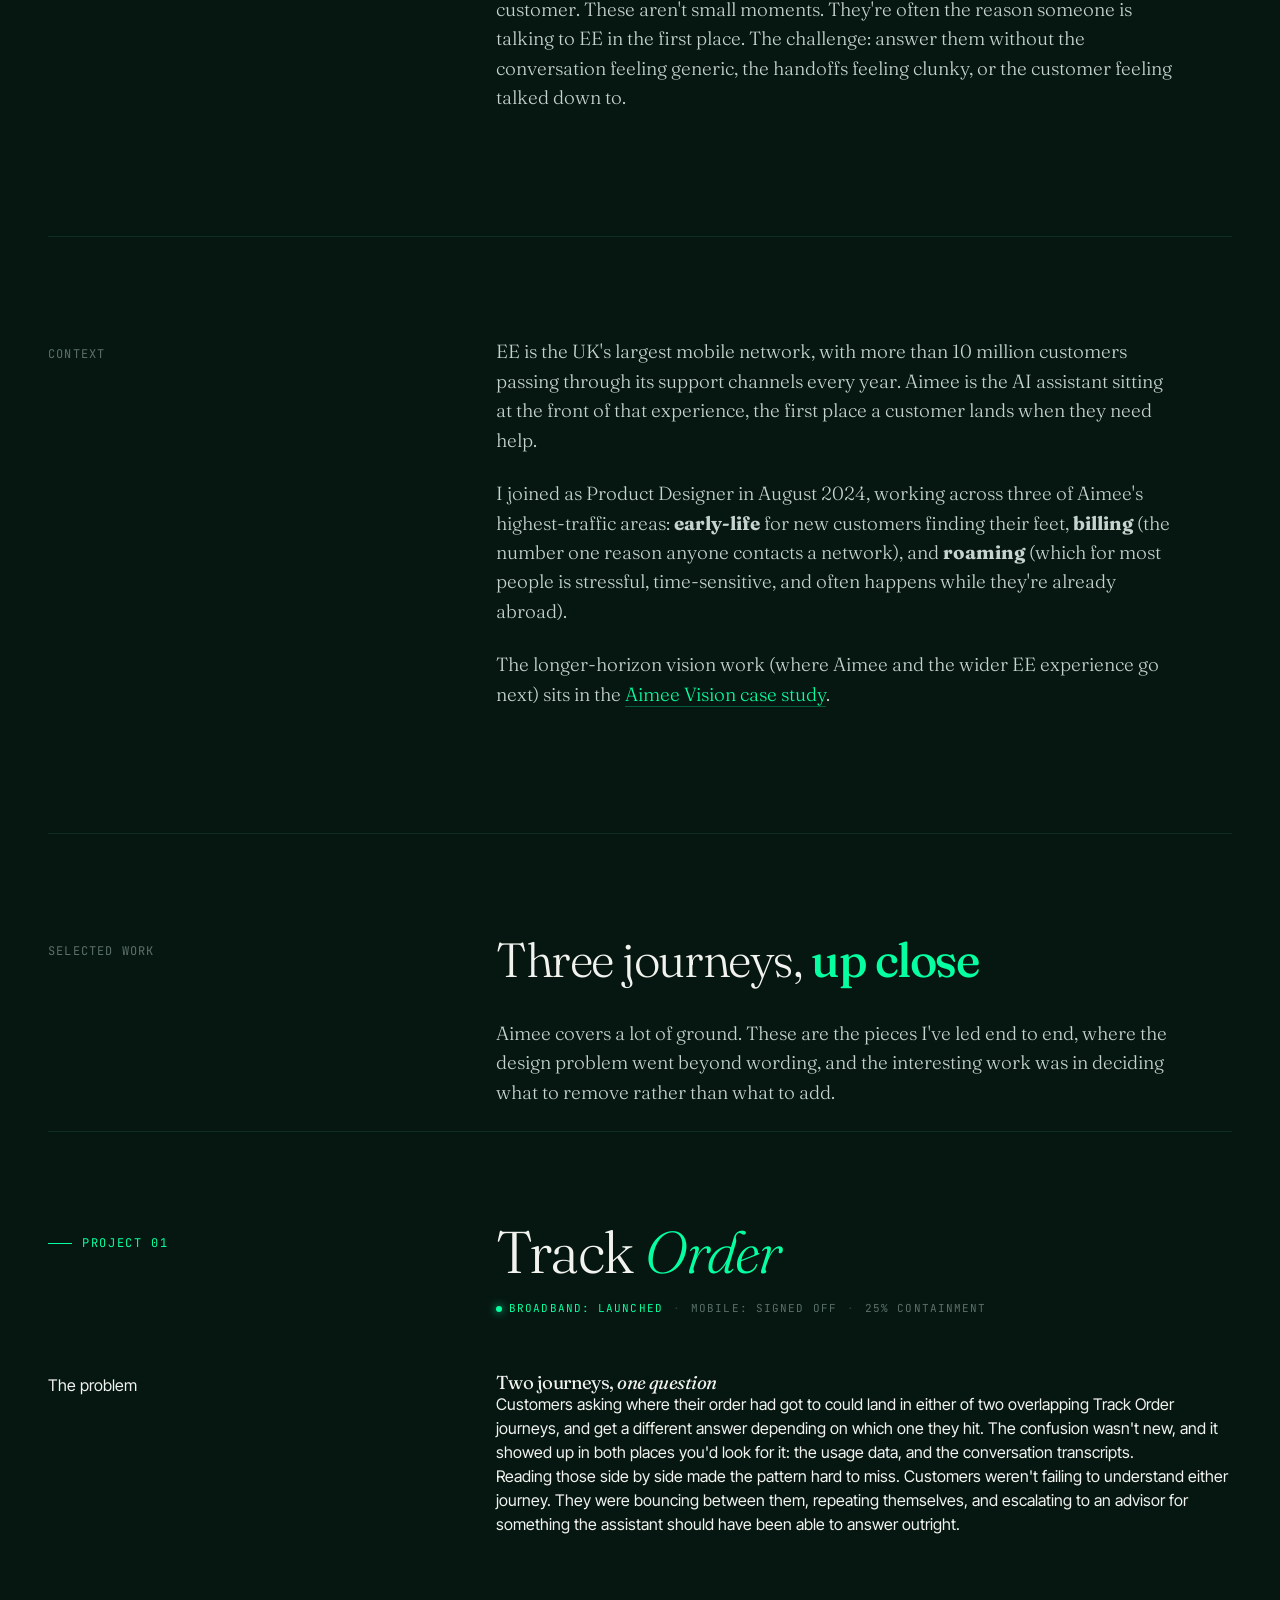
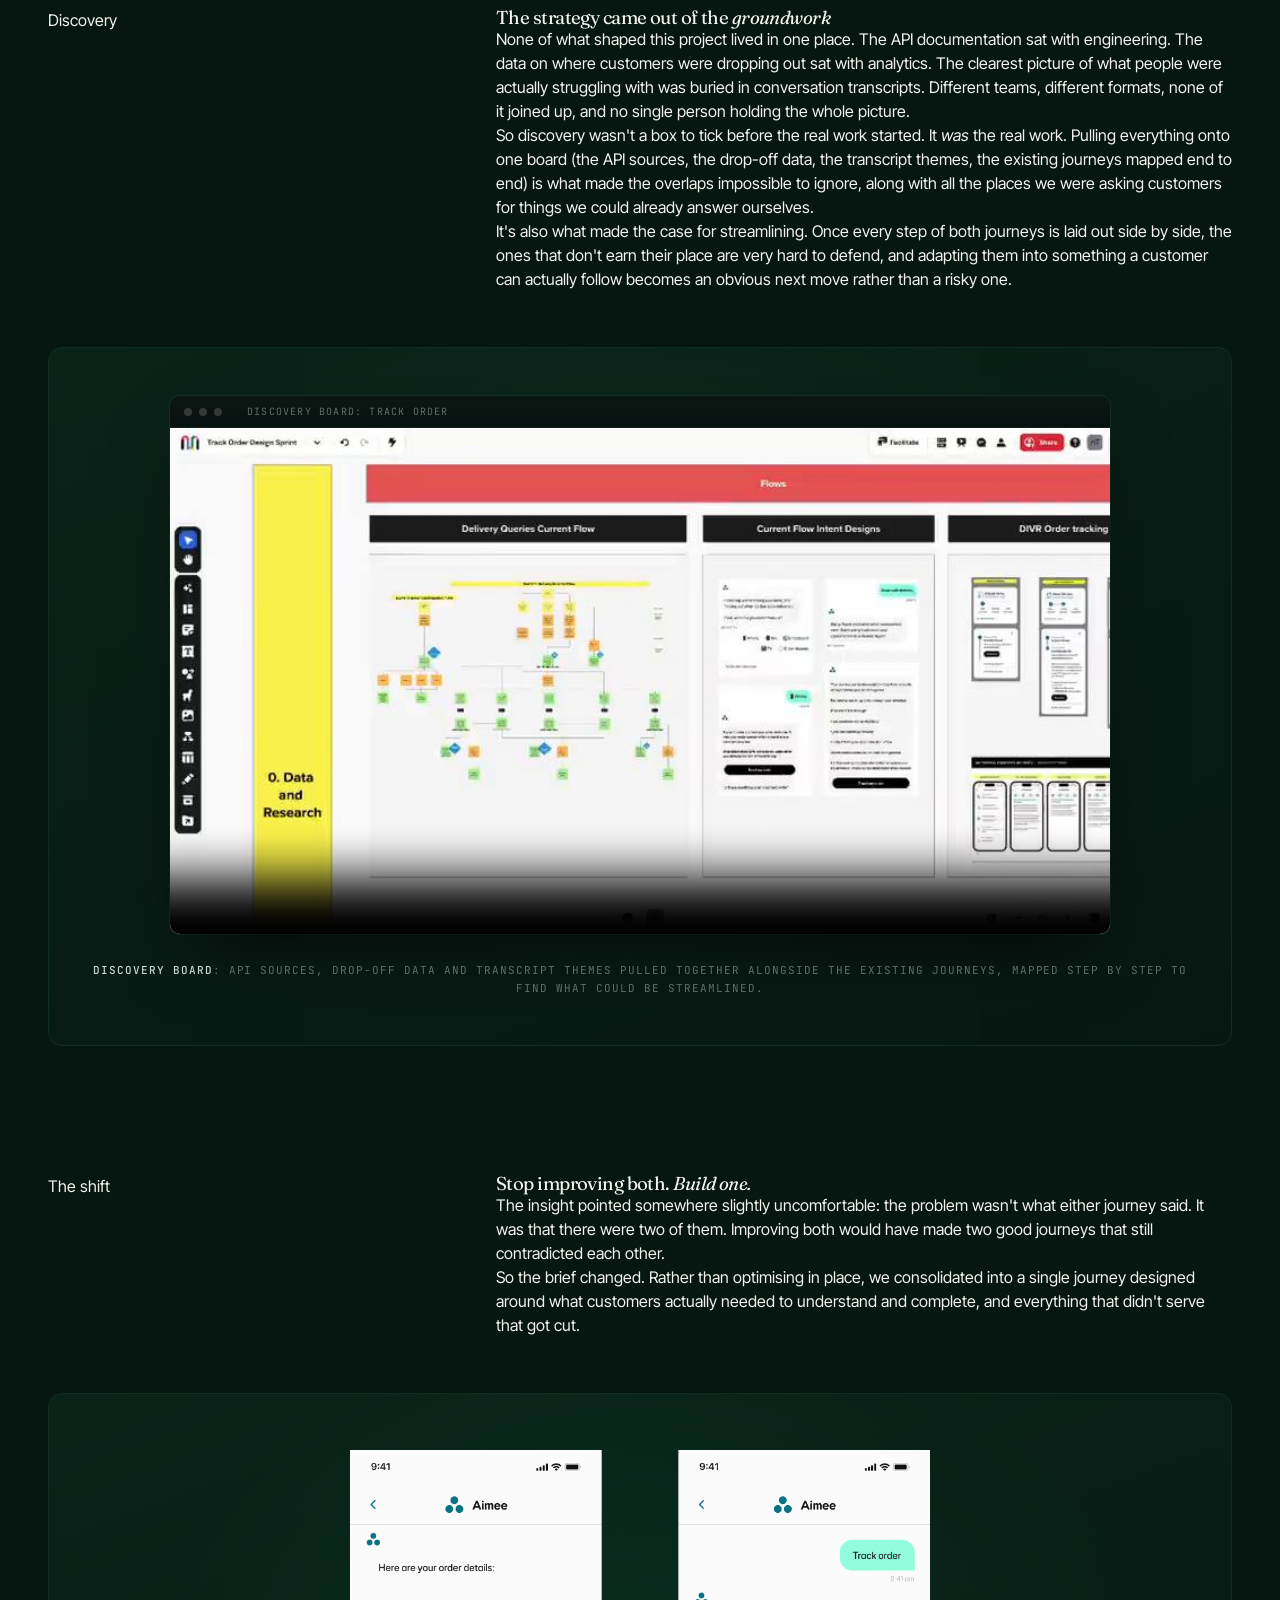
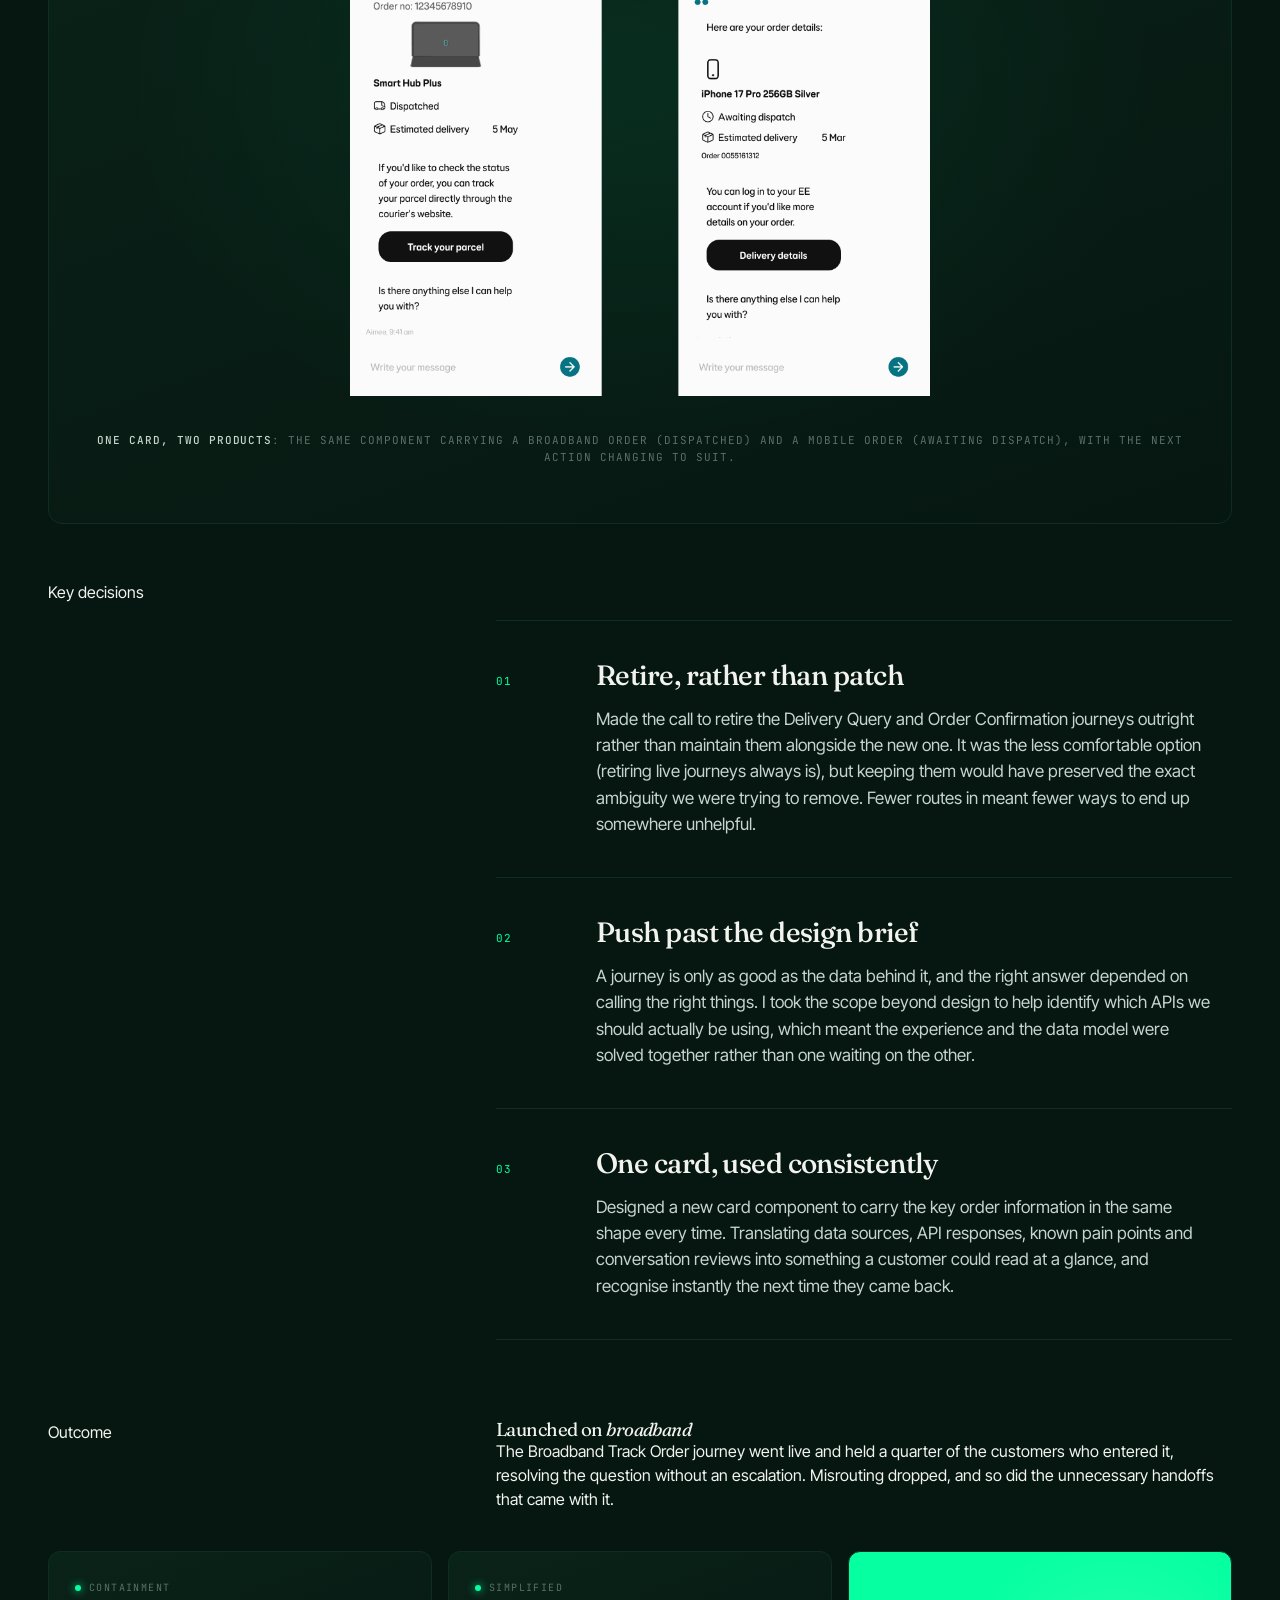
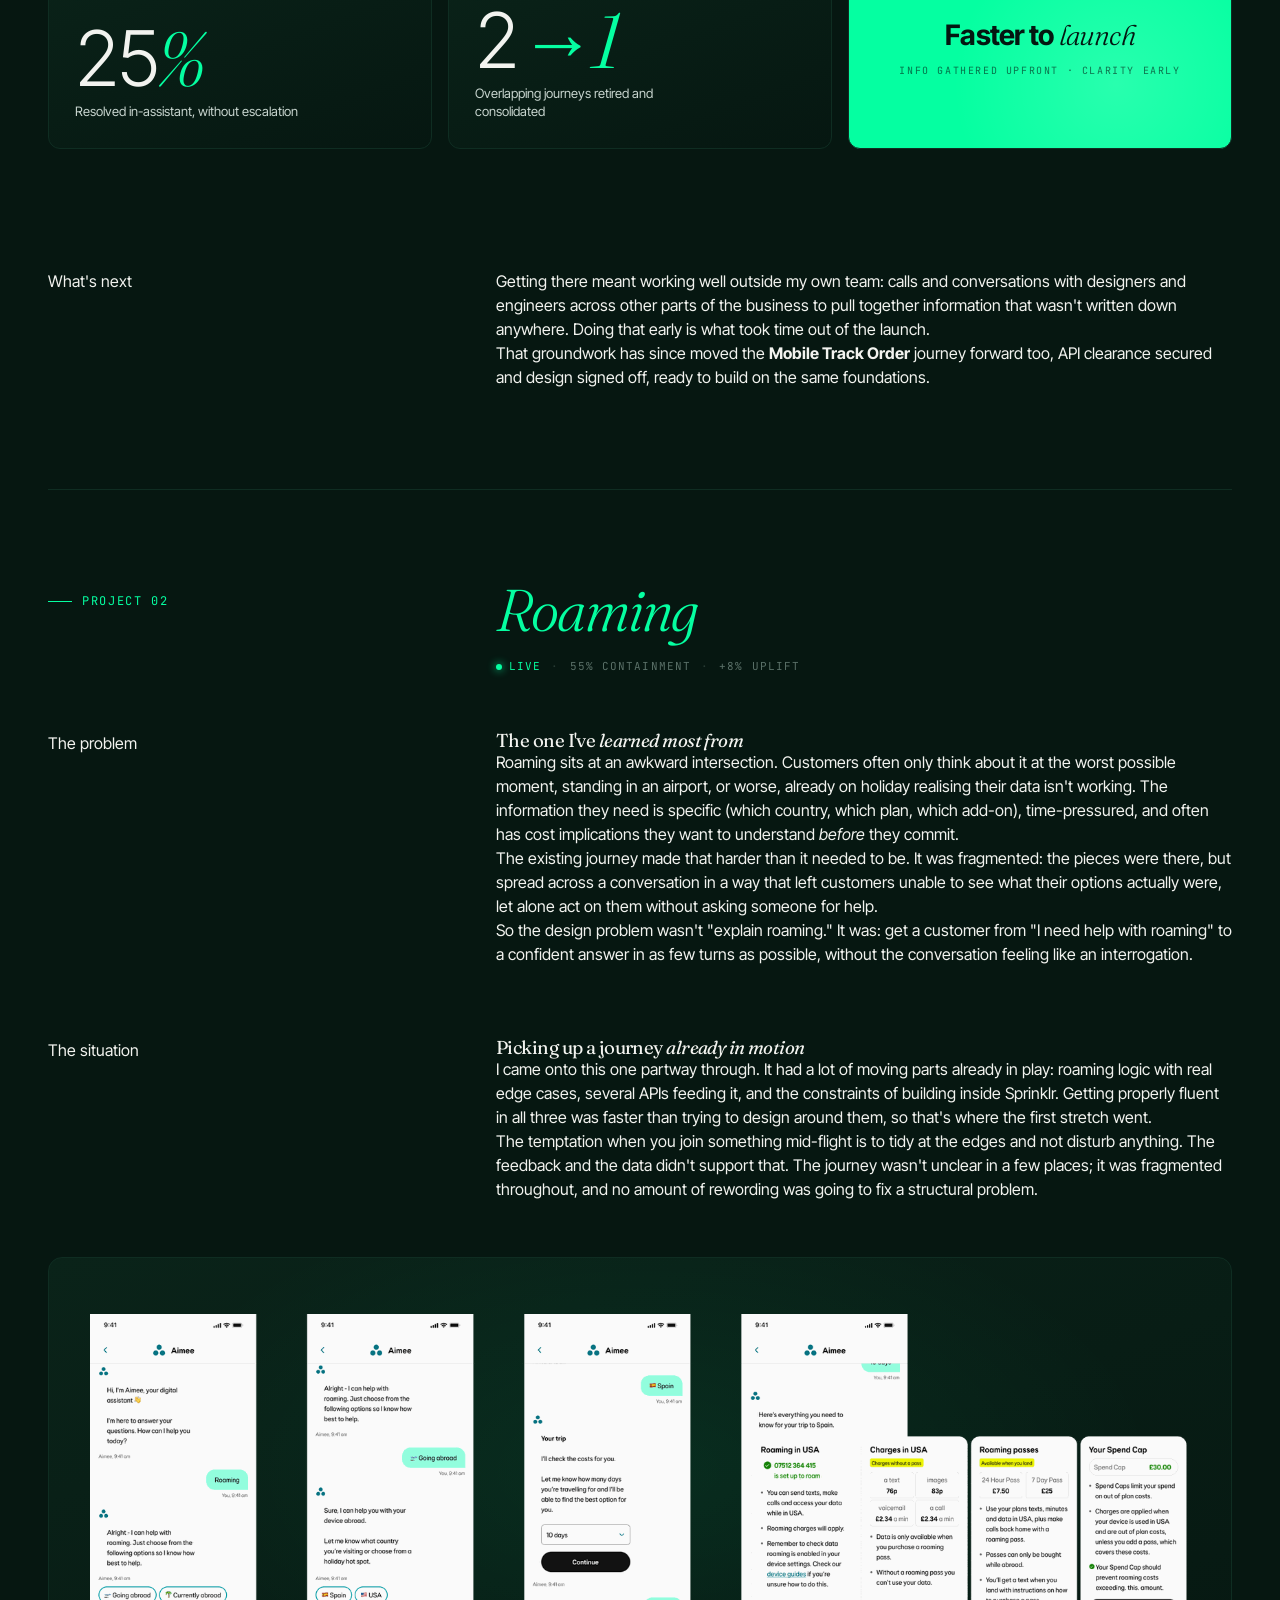
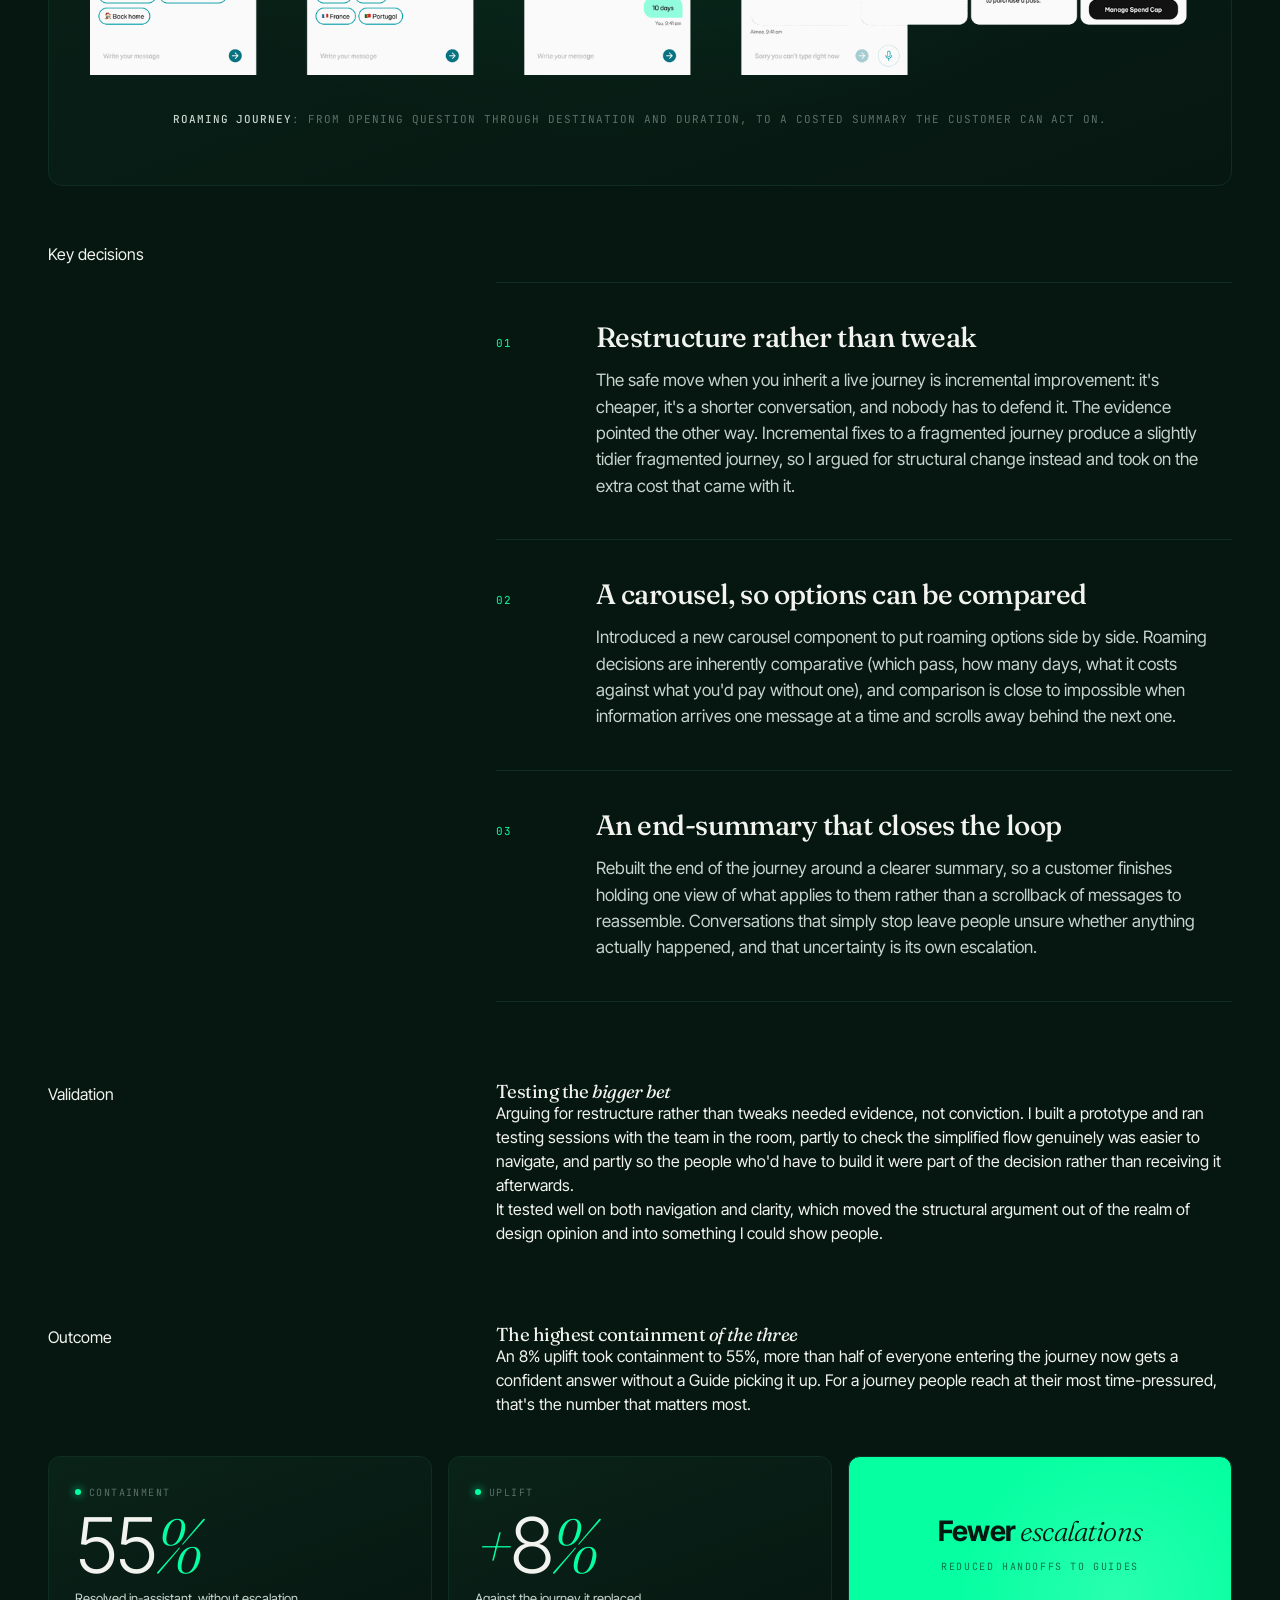
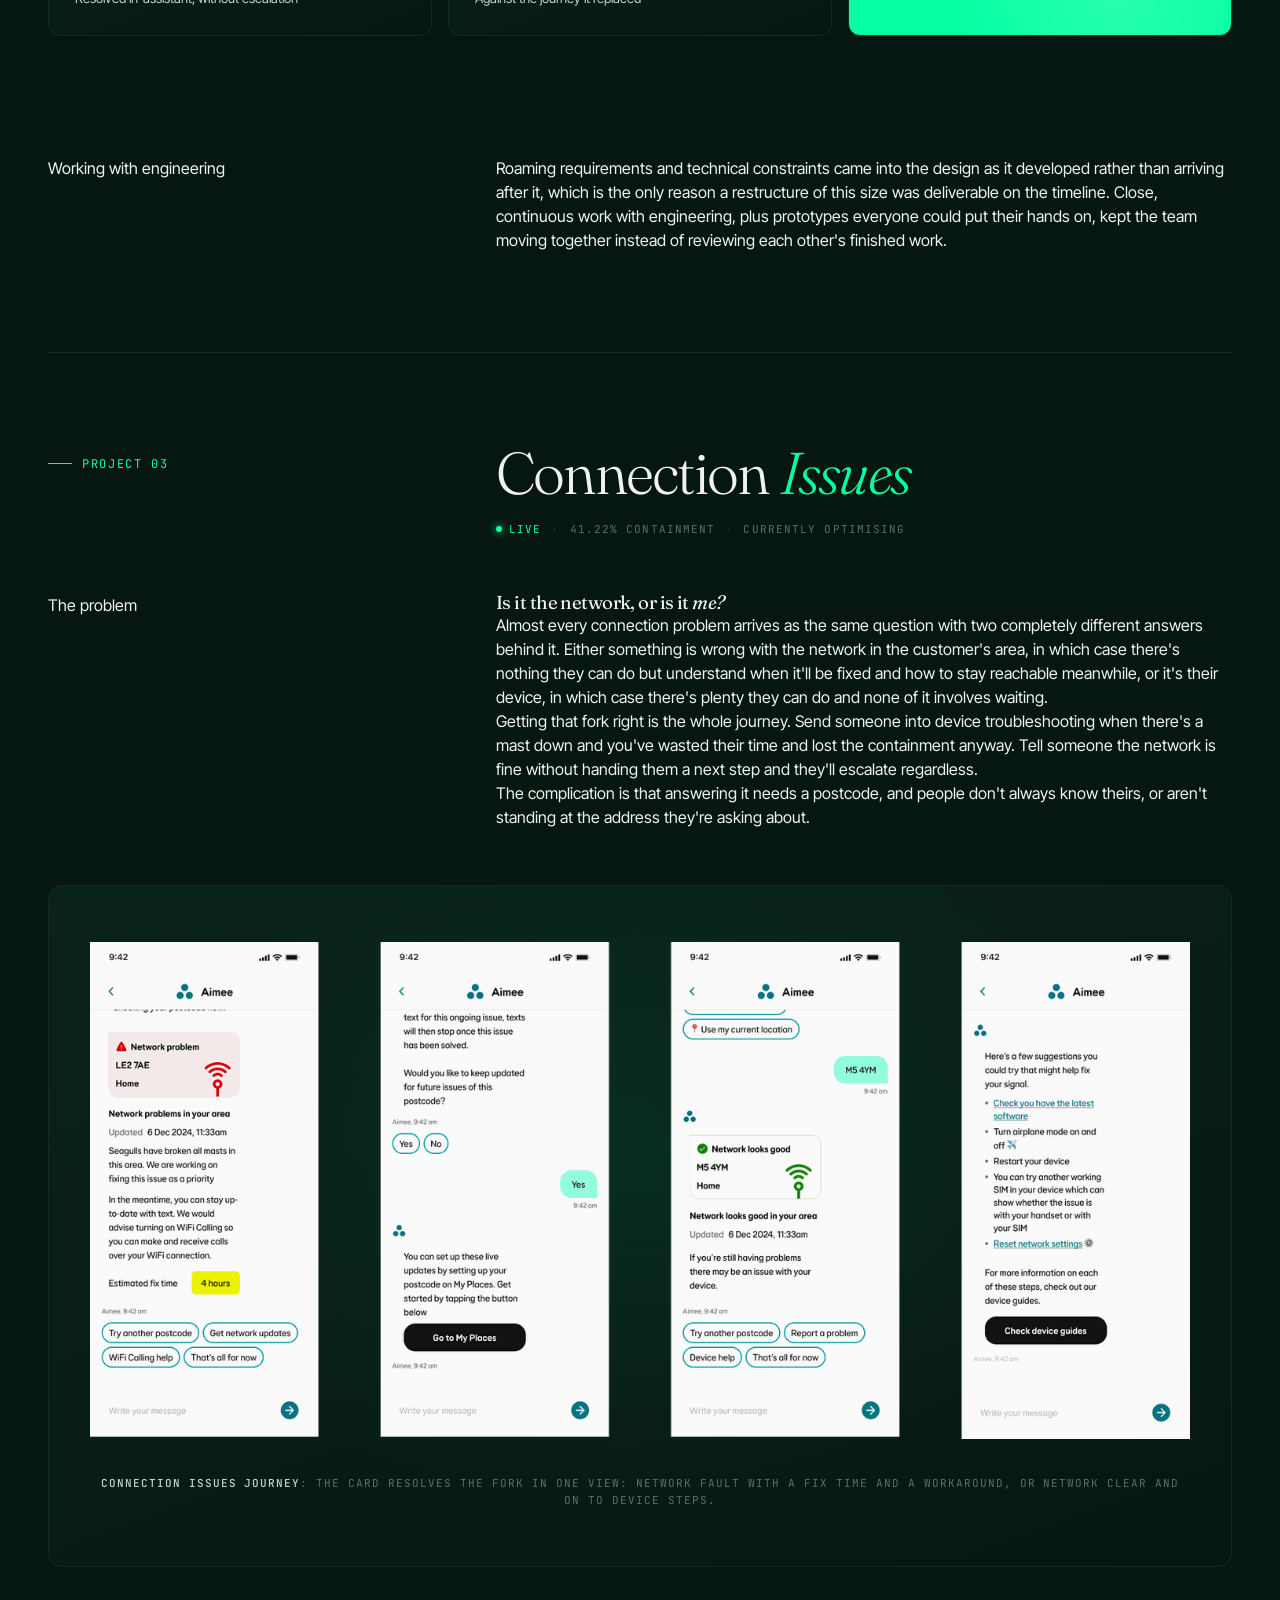
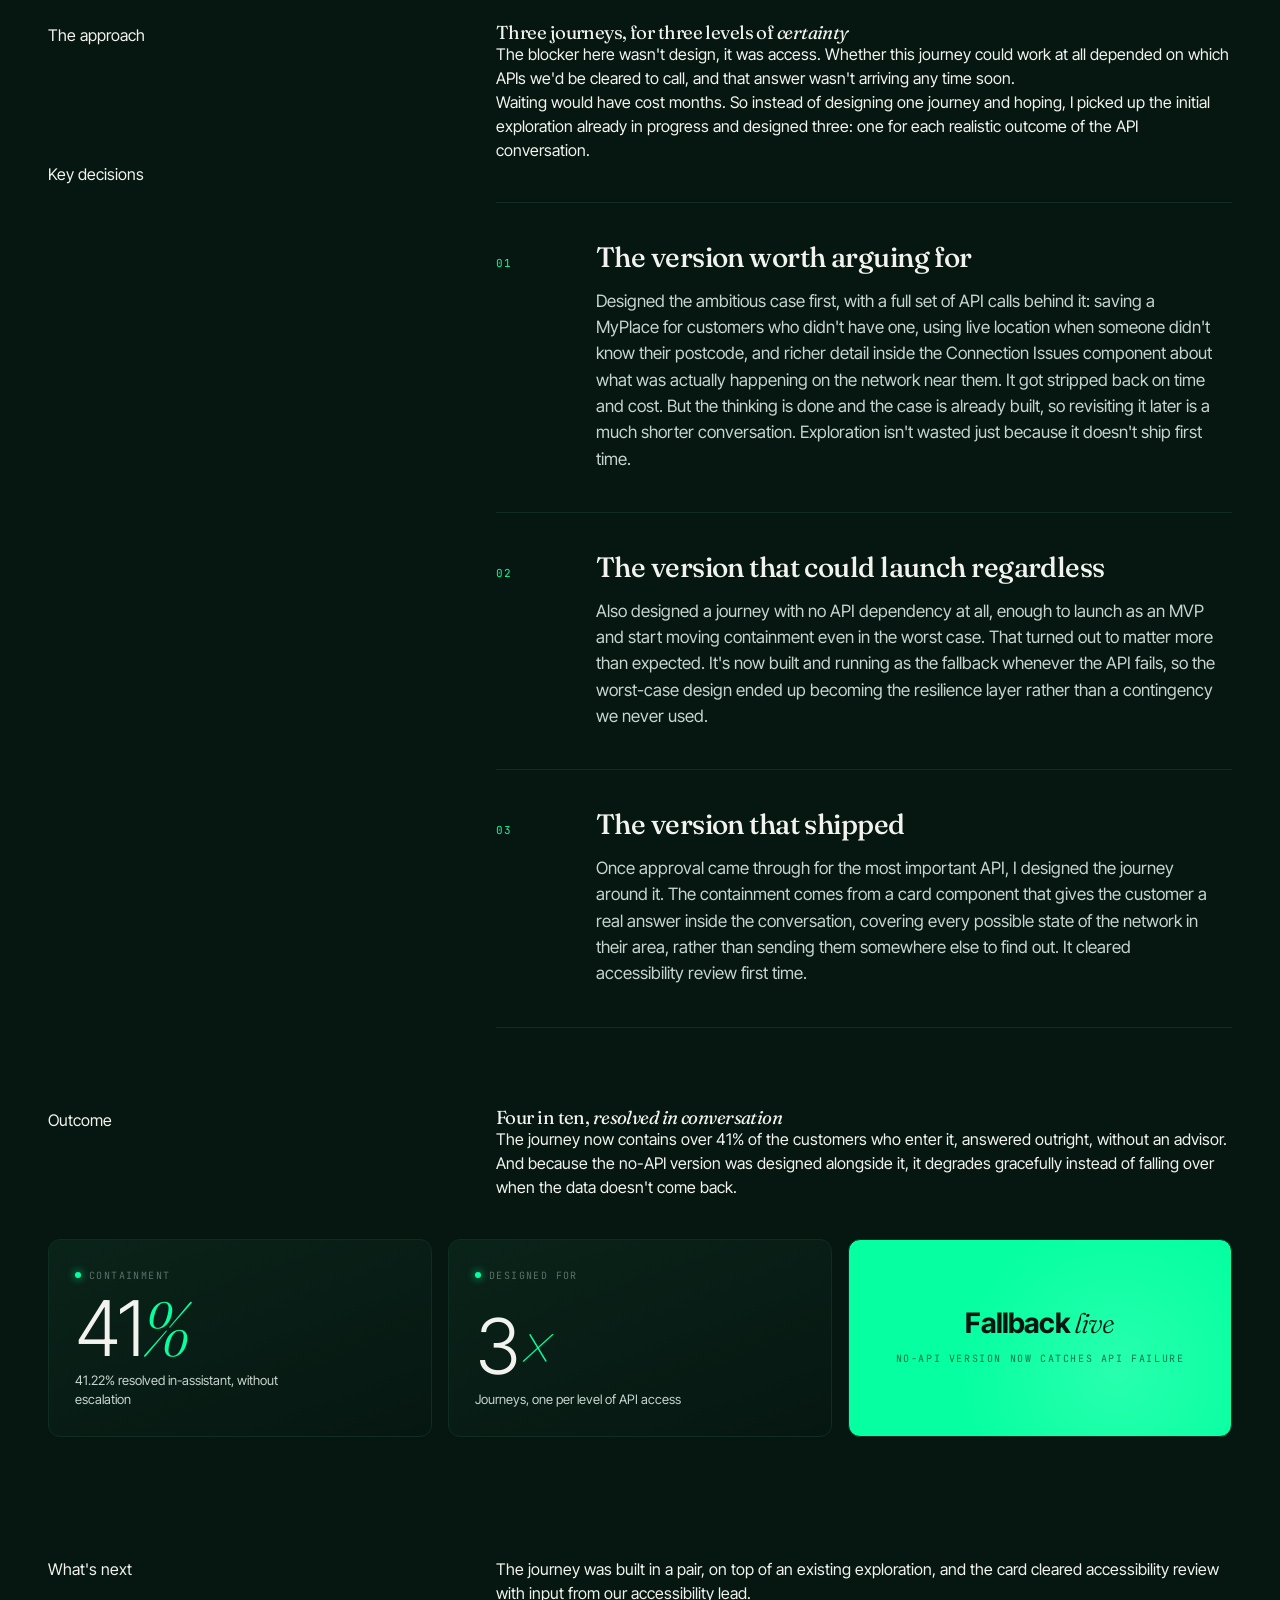
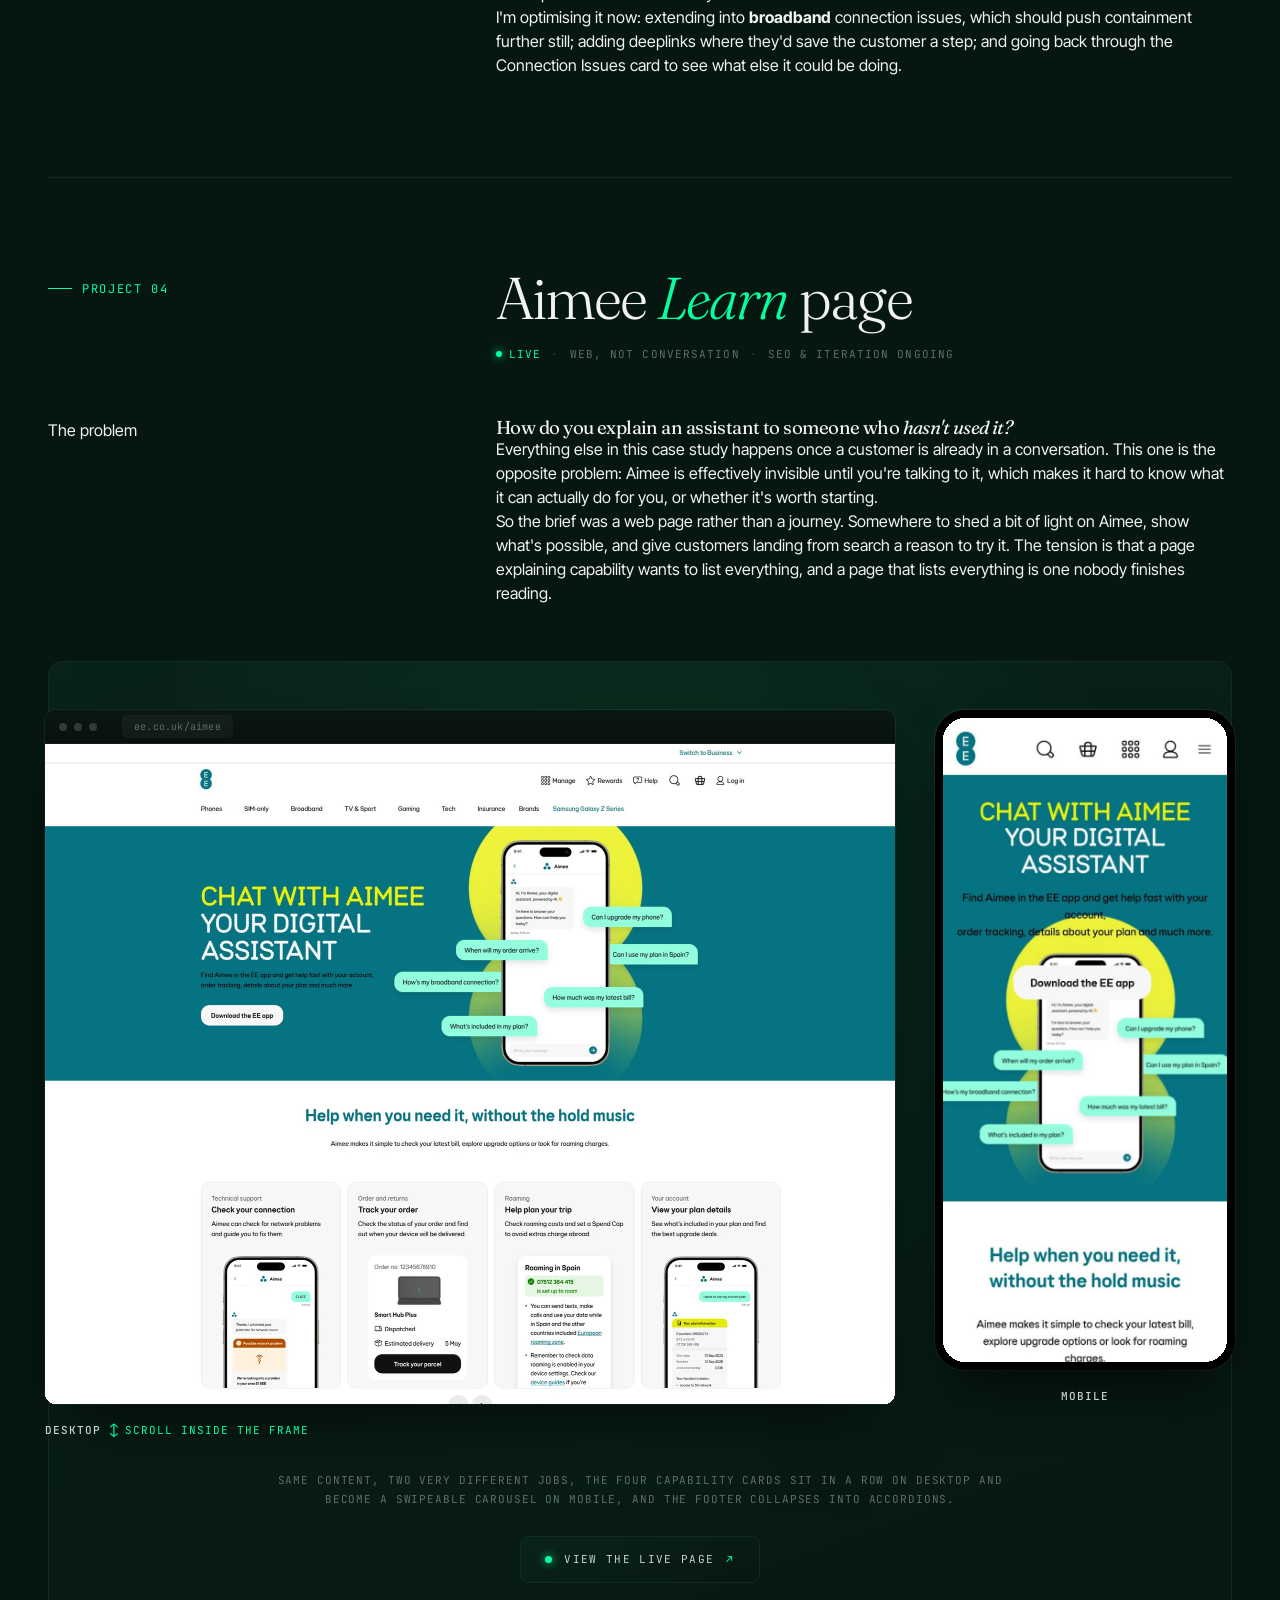
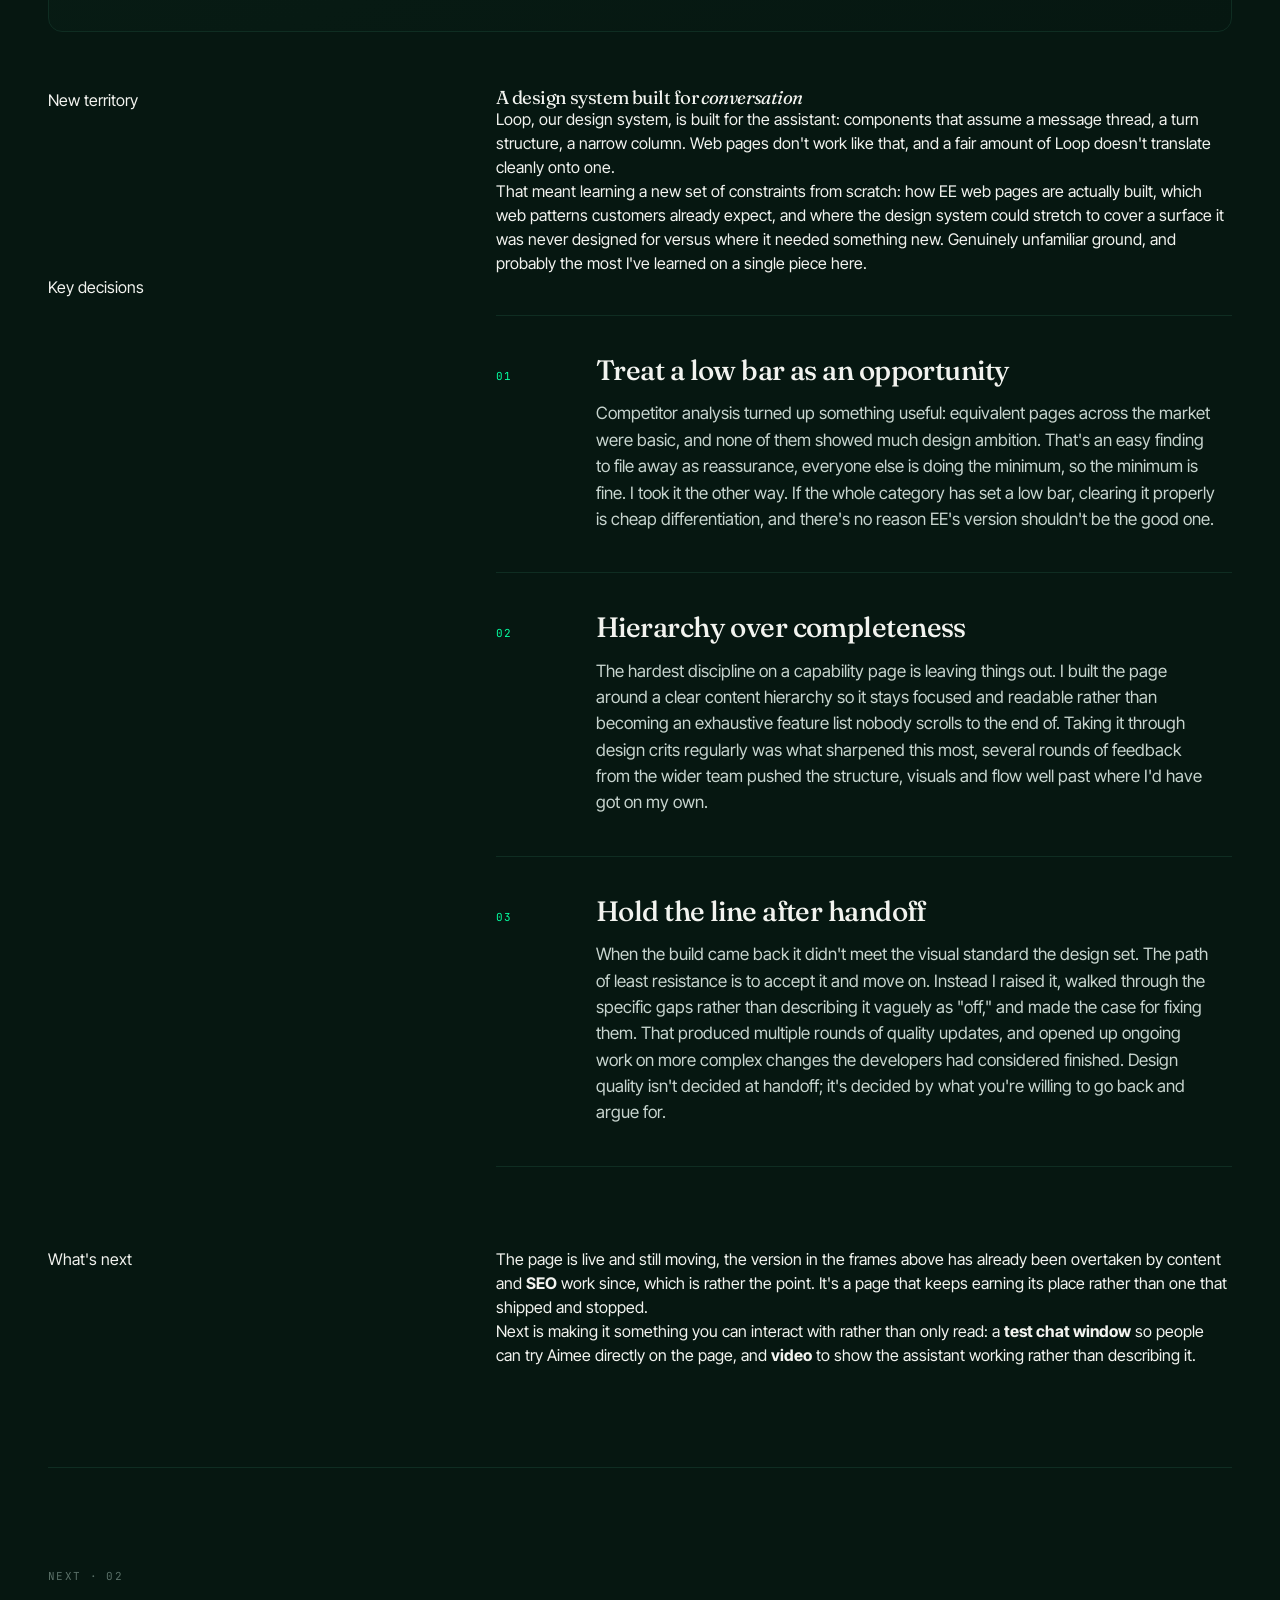
<file: aimee.html>
<!DOCTYPE html>
<html lang="en">
<head>
<meta charset="UTF-8">
<meta name="viewport" content="width=device-width, initial-scale=1.0">
<title>Aimee, EE's virtual assistant · Harry Thorpe</title>
<meta name="description" content="Designing conversations inside Aimee, the AI assistant serving EE's 10+ million customers.">
<meta property="og:title" content="Aimee, EE's virtual assistant · Harry Thorpe">
<meta property="og:description" content="Designing conversations inside Aimee, the AI assistant serving EE's 10+ million customers.">
<meta property="og:type" content="website">
<link rel="preconnect" href="https://fonts.googleapis.com">
<link rel="preconnect" href="https://fonts.gstatic.com" crossorigin>
<link href="https://fonts.googleapis.com/css2?family=Fraunces:ital,opsz,wght@0,9..144,300..900;1,9..144,300..900&family=Inter+Tight:wght@300;400;500;600&family=JetBrains+Mono:wght@400;500&display=swap" rel="stylesheet">
<link rel="stylesheet" href="styles.css">
</head>
<body>

<nav>
  <div class="nav-inner">
    <a href="index.html" class="logo">Harry Thorpe</a>
    <ul class="nav-links">
      <li><a href="index.html" class="nav-link" data-page="home">Work</a></li>
      <li><a href="about.html" class="nav-link" data-page="about">About</a></li>
      <li><a href="mailto:hthorpedesign@gmail.com">Contact</a></li>
    </ul>
  </div>
</nav>
<a href="index.html" class="back-to-work" id="backToWork" aria-label="Back to all work">
  <svg viewBox="0 0 16 16" width="14" height="14" aria-hidden="true">
    <path d="M10 3L5 8L10 13" fill="none" stroke="currentColor" stroke-width="1.5" stroke-linecap="round" stroke-linejoin="round"/>
  </svg>
  <span>Back to work</span>
</a>

<main id="app" class="page active" data-page="ee-aimee">
<div class="case-hero">
    <div class="case-meta">
      <span>01 / Current</span>
      <span class="separator">·</span>
      <span>Aug 2024 - Present</span>
      <span class="separator">·</span>
      <span>Product Design · AI · Conversational UX</span>
    </div>
    <h1 class="case-title"><em>Aimee</em>, EE's virtual assistant</h1>
    <p class="case-lede">Designing conversations inside Aimee, the AI assistant serving EE's 10+ million customers. Leading product work across billing, roaming, connection and early-life journeys, from the first question to a resolved answer.</p>

    <div class="case-hero-image">
      <div class="at-tile at-flat" style="background: #E4F000;">
          <svg class="at-art" viewBox="0 0 200 132" xmlns="http://www.w3.org/2000/svg" role="img" aria-label="Aimee">
            <g transform="translate(86 10)" filter="url(#atglow-y)">
              <circle cx="14" cy="6" r="5.9" fill="#111111"/>
              <circle cx="6" cy="19" r="6" fill="#111111"/>
              <circle cx="22" cy="19" r="6" fill="#111111"/>
            </g>
            <defs>
              <filter id="atglow-y" x="-120%" y="-120%" width="340%" height="340%">
                <feDropShadow dx="0" dy="0" stdDeviation="0" flood-color="rgba(0,86,95,0)" flood-opacity="0"/>
              </filter>
            </defs>
            <text x="100" y="86" text-anchor="middle" fill="#111111"
                  font-family="'Inter Tight', -apple-system, system-ui, sans-serif"
                  font-size="27" font-weight="600" letter-spacing="-0.8">Aimee</text>
          </svg>
        </div>
    </div>
  </div>

  <div class="case-section">
    <div class="case-section-inner">
      <div class="label">The problem</div>
      <div>
        <h3>How do you make an AI assistant feel <em>genuinely useful</em> in the moments that matter most?</h3>
        <p>Sorting out a bill. Understanding roaming before a trip. Getting set up as a new customer. These aren't small moments. They're often the reason someone is talking to EE in the first place. The challenge: answer them without the conversation feeling generic, the handoffs feeling clunky, or the customer feeling talked down to.</p>
      </div>
    </div>
  </div>

  <div class="case-section">
    <div class="case-section-inner">
      <div class="label">Context</div>
      <div>
        <p>EE is the UK's largest mobile network, with more than 10 million customers passing through its support channels every year. Aimee is the AI assistant sitting at the front of that experience, the first place a customer lands when they need help.</p>
        <p>I joined as Product Designer in August 2024, working across three of Aimee's highest-traffic areas: <strong>early-life</strong> for new customers finding their feet, <strong>billing</strong> (the number one reason anyone contacts a network), and <strong>roaming</strong> (which for most people is stressful, time-sensitive, and often happens while they're already abroad).</p>
        <p>The longer-horizon vision work (where Aimee and the wider EE experience go next) sits in the <a href="aimee-vision.html"  style="color: var(--accent); text-decoration: none; border-bottom: 1px solid rgba(5,255,161,0.3);">Aimee Vision case study</a>.</p>
      </div>
    </div>
  </div>

  <!-- Selected projects intro -->
  <div class="case-section projects-intro">
    <div class="case-section-inner">
      <div class="label">Selected work</div>
      <div>
        <h3>Three journeys, <em>up close</em></h3>
        <p>Aimee covers a lot of ground. These are the pieces I've led end to end, where the design problem went beyond wording, and the interesting work was in deciding what to remove rather than what to add.</p>
      </div>
    </div>
  </div>

  <!-- ============================================
       PROJECT 01 - TRACK ORDER
  ============================================ -->
  <div class="project-block">
    <div class="pb-header">
      <div class="pb-index">Project 01</div>
      <div>
        <h2 class="pb-title">Track <em>Order</em></h2>
        <div class="pb-meta">
          <span class="live">Broadband: launched</span>
          <span class="sep">·</span>
          <span>Mobile: signed off</span>
          <span class="sep">·</span>
          <span>25% containment</span>
        </div>
      </div>
    </div>

    <div class="case-section-inner">
      <div class="label">The problem</div>
      <div>
        <h3>Two journeys, <em>one question</em></h3>
        <p>Customers asking where their order had got to could land in either of two overlapping Track Order journeys, and get a different answer depending on which one they hit. The confusion wasn't new, and it showed up in both places you'd look for it: the usage data, and the conversation transcripts.</p>
        <p>Reading those side by side made the pattern hard to miss. Customers weren't failing to understand either journey. They were bouncing between them, repeating themselves, and escalating to an advisor for something the assistant should have been able to answer outright.</p>
      </div>
    </div>

    <div style="height: 72px;"></div>

    <div class="case-section-inner">
      <div class="label">Discovery</div>
      <div>
        <h3>The strategy came out of the <em>groundwork</em></h3>
        <p>None of what shaped this project lived in one place. The API documentation sat with engineering. The data on where customers were dropping out sat with analytics. The clearest picture of what people were actually struggling with was buried in conversation transcripts. Different teams, different formats, none of it joined up, and no single person holding the whole picture.</p>
        <p>So discovery wasn't a box to tick before the real work started. It <em>was</em> the real work. Pulling everything onto one board (the API sources, the drop-off data, the transcript themes, the existing journeys mapped end to end) is what made the overlaps impossible to ignore, along with all the places we were asking customers for things we could already answer ourselves.</p>
        <p>It's also what made the case for streamlining. Once every step of both journeys is laid out side by side, the ones that don't earn their place are very hard to defend, and adapting them into something a customer can actually follow becomes an obvious next move rather than a risky one.</p>
      </div>
    </div>

    <div class="video-row">
      <div class="video-frame">
        <div class="video-frame-chrome">
          <div class="dot"></div><div class="dot"></div><div class="dot"></div>
          <div class="label">Discovery board: Track Order</div>
        </div>
        <video
          controls
          muted
          playsinline
          preload="metadata"
          poster="assets/27-video-poster.jpg">
          <source src="assets/05-track-order-discovery-board.mp4" type="video/mp4" />
        </video>
      </div>
      <div class="caption"><strong>Discovery board</strong>: API sources, drop-off data and transcript themes pulled together alongside the existing journeys, mapped step by step to find what could be streamlined.</div>
    </div>

    <div style="height: 72px;"></div>

    <div class="case-section-inner">
      <div class="label">The shift</div>
      <div>
        <h3>Stop improving both. <em>Build one.</em></h3>
        <p>The insight pointed somewhere slightly uncomfortable: the problem wasn't what either journey said. It was that there were two of them. Improving both would have made two good journeys that still contradicted each other.</p>
        <p>So the brief changed. Rather than optimising in place, we consolidated into a single journey designed around what customers actually needed to understand and complete, and everything that didn't serve that got cut.</p>
      </div>
    </div>

    <div class="screen-row narrow">
      <img src="assets/06-aimee-track-order-the-order-card-shown-for-a.png" alt="Aimee Track Order: the order card shown for a broadband order and a mobile order" loading="lazy" />
      <div class="caption"><strong>One card, two products</strong>: the same component carrying a broadband order (dispatched) and a mobile order (awaiting dispatch), with the next action changing to suit.</div>
    </div>

    <div class="case-section-inner">
      <div class="label">Key decisions</div>
      <div>
        <div class="phase-grid">
          <div class="phase">
            <div class="phase-num">01</div>
            <div class="phase-content">
              <h4>Retire, rather than patch</h4>
              <p>Made the call to retire the Delivery Query and Order Confirmation journeys outright rather than maintain them alongside the new one. It was the less comfortable option (retiring live journeys always is), but keeping them would have preserved the exact ambiguity we were trying to remove. Fewer routes in meant fewer ways to end up somewhere unhelpful.</p>
            </div>
          </div>
          <div class="phase">
            <div class="phase-num">02</div>
            <div class="phase-content">
              <h4>Push past the design brief</h4>
              <p>A journey is only as good as the data behind it, and the right answer depended on calling the right things. I took the scope beyond design to help identify which APIs we should actually be using, which meant the experience and the data model were solved together rather than one waiting on the other.</p>
            </div>
          </div>
          <div class="phase">
            <div class="phase-num">03</div>
            <div class="phase-content">
              <h4>One card, used consistently</h4>
              <p>Designed a new card component to carry the key order information in the same shape every time. Translating data sources, API responses, known pain points and conversation reviews into something a customer could read at a glance, and recognise instantly the next time they came back.</p>
            </div>
          </div>
        </div>
      </div>
    </div>

    <div style="height: 80px;"></div>

    <div class="case-section-inner">
      <div class="label">Outcome</div>
      <div>
        <h3>Launched on <em>broadband</em></h3>
        <p>The Broadband Track Order journey went live and held a quarter of the customers who entered it, resolving the question without an escalation. Misrouting dropped, and so did the unnecessary handoffs that came with it.</p>
      </div>
    </div>

    <div class="bento" style="margin-top: 40px;">
      <div class="b-tile b-stat c2">
        <div class="stat-label">Containment</div>
        <div>
          <div class="stat-value">25<em>%</em></div>
          <div class="stat-note">Resolved in-assistant, without escalation</div>
        </div>
      </div>
      <div class="b-tile b-stat c2">
        <div class="stat-label">Simplified</div>
        <div>
          <div class="stat-value">2<em>→1</em></div>
          <div class="stat-note">Overlapping journeys retired and consolidated</div>
        </div>
      </div>
      <div class="b-tile b-brand c2">
        <div>
          <div class="brand-mark" style="font-size: clamp(22px, 2.2vw, 30px);">Faster to <em>launch</em></div>
          <div class="brand-sub">Info gathered upfront · clarity early</div>
        </div>
      </div>
    </div>

    <div style="height: 80px;"></div>

    <div class="case-section-inner">
      <div class="label">What's next</div>
      <div>
        <p>Getting there meant working well outside my own team: calls and conversations with designers and engineers across other parts of the business to pull together information that wasn't written down anywhere. Doing that early is what took time out of the launch.</p>
        <p>That groundwork has since moved the <strong>Mobile Track Order</strong> journey forward too, API clearance secured and design signed off, ready to build on the same foundations.</p>
      </div>
    </div>
  </div>

  <!-- ============================================
       PROJECT 02 - ROAMING
  ============================================ -->
  <div class="project-block">
    <div class="pb-header">
      <div class="pb-index">Project 02</div>
      <div>
        <h2 class="pb-title"><em>Roaming</em></h2>
        <div class="pb-meta">
          <span class="live">Live</span>
          <span class="sep">·</span>
          <span>55% containment</span>
          <span class="sep">·</span>
          <span>+8% uplift</span>
        </div>
      </div>
    </div>

    <div class="case-section-inner">
      <div class="label">The problem</div>
      <div>
        <h3>The one I've <em>learned most from</em></h3>
        <p>Roaming sits at an awkward intersection. Customers often only think about it at the worst possible moment, standing in an airport, or worse, already on holiday realising their data isn't working. The information they need is specific (which country, which plan, which add-on), time-pressured, and often has cost implications they want to understand <em>before</em> they commit.</p>
        <p>The existing journey made that harder than it needed to be. It was fragmented: the pieces were there, but spread across a conversation in a way that left customers unable to see what their options actually were, let alone act on them without asking someone for help.</p>
        <p>So the design problem wasn't "explain roaming." It was: get a customer from "I need help with roaming" to a confident answer in as few turns as possible, without the conversation feeling like an interrogation.</p>
      </div>
    </div>

    <div style="height: 72px;"></div>

    <div class="case-section-inner">
      <div class="label">The situation</div>
      <div>
        <h3>Picking up a journey <em>already in motion</em></h3>
        <p>I came onto this one partway through. It had a lot of moving parts already in play: roaming logic with real edge cases, several APIs feeding it, and the constraints of building inside Sprinklr. Getting properly fluent in all three was faster than trying to design around them, so that's where the first stretch went.</p>
        <p>The temptation when you join something mid-flight is to tidy at the edges and not disturb anything. The feedback and the data didn't support that. The journey wasn't unclear in a few places; it was fragmented throughout, and no amount of rewording was going to fix a structural problem.</p>
      </div>
    </div>

    <div class="screen-row">
      <img src="assets/07-aimee-roaming-journey-conversation-screens.png" alt="Aimee roaming journey: conversation screens" loading="lazy" />
      <div class="caption"><strong>Roaming journey</strong>: from opening question through destination and duration, to a costed summary the customer can act on.</div>
    </div>

    <div class="case-section-inner">
      <div class="label">Key decisions</div>
      <div>
        <div class="phase-grid">
          <div class="phase">
            <div class="phase-num">01</div>
            <div class="phase-content">
              <h4>Restructure rather than tweak</h4>
              <p>The safe move when you inherit a live journey is incremental improvement: it's cheaper, it's a shorter conversation, and nobody has to defend it. The evidence pointed the other way. Incremental fixes to a fragmented journey produce a slightly tidier fragmented journey, so I argued for structural change instead and took on the extra cost that came with it.</p>
            </div>
          </div>
          <div class="phase">
            <div class="phase-num">02</div>
            <div class="phase-content">
              <h4>A carousel, so options can be compared</h4>
              <p>Introduced a new carousel component to put roaming options side by side. Roaming decisions are inherently comparative (which pass, how many days, what it costs against what you'd pay without one), and comparison is close to impossible when information arrives one message at a time and scrolls away behind the next one.</p>
            </div>
          </div>
          <div class="phase">
            <div class="phase-num">03</div>
            <div class="phase-content">
              <h4>An end-summary that closes the loop</h4>
              <p>Rebuilt the end of the journey around a clearer summary, so a customer finishes holding one view of what applies to them rather than a scrollback of messages to reassemble. Conversations that simply stop leave people unsure whether anything actually happened, and that uncertainty is its own escalation.</p>
            </div>
          </div>
        </div>
      </div>
    </div>

    <div style="height: 80px;"></div>

    <div class="case-section-inner">
      <div class="label">Validation</div>
      <div>
        <h3>Testing the <em>bigger bet</em></h3>
        <p>Arguing for restructure rather than tweaks needed evidence, not conviction. I built a prototype and ran testing sessions with the team in the room, partly to check the simplified flow genuinely was easier to navigate, and partly so the people who'd have to build it were part of the decision rather than receiving it afterwards.</p>
        <p>It tested well on both navigation and clarity, which moved the structural argument out of the realm of design opinion and into something I could show people.</p>
      </div>
    </div>

    <div style="height: 80px;"></div>

    <div class="case-section-inner">
      <div class="label">Outcome</div>
      <div>
        <h3>The highest containment <em>of the three</em></h3>
        <p>An 8% uplift took containment to 55%, more than half of everyone entering the journey now gets a confident answer without a Guide picking it up. For a journey people reach at their most time-pressured, that's the number that matters most.</p>
      </div>
    </div>

    <div class="bento" style="margin-top: 40px;">
      <div class="b-tile b-stat c2">
        <div class="stat-label">Containment</div>
        <div>
          <div class="stat-value">55<em>%</em></div>
          <div class="stat-note">Resolved in-assistant, without escalation</div>
        </div>
      </div>
      <div class="b-tile b-stat c2">
        <div class="stat-label">Uplift</div>
        <div>
          <div class="stat-value"><em>+</em>8<em>%</em></div>
          <div class="stat-note">Against the journey it replaced</div>
        </div>
      </div>
      <div class="b-tile b-brand c2">
        <div>
          <div class="brand-mark" style="font-size: clamp(22px, 2.2vw, 30px);">Fewer <em>escalations</em></div>
          <div class="brand-sub">Reduced handoffs to Guides</div>
        </div>
      </div>
    </div>

    <div style="height: 80px;"></div>

    <div class="case-section-inner">
      <div class="label">Working with engineering</div>
      <div>
        <p>Roaming requirements and technical constraints came into the design as it developed rather than arriving after it, which is the only reason a restructure of this size was deliverable on the timeline. Close, continuous work with engineering, plus prototypes everyone could put their hands on, kept the team moving together instead of reviewing each other's finished work.</p>
      </div>
    </div>
  </div>

  <!-- ============================================
       PROJECT 03 - CONNECTION ISSUES
  ============================================ -->
  <div class="project-block">
    <div class="pb-header">
      <div class="pb-index">Project 03</div>
      <div>
        <h2 class="pb-title">Connection <em>Issues</em></h2>
        <div class="pb-meta">
          <span class="live">Live</span>
          <span class="sep">·</span>
          <span>41.22% containment</span>
          <span class="sep">·</span>
          <span>Currently optimising</span>
        </div>
      </div>
    </div>

    <div class="case-section-inner">
      <div class="label">The problem</div>
      <div>
        <h3>Is it the network, or is it <em>me?</em></h3>
        <p>Almost every connection problem arrives as the same question with two completely different answers behind it. Either something is wrong with the network in the customer's area, in which case there's nothing they can do but understand when it'll be fixed and how to stay reachable meanwhile, or it's their device, in which case there's plenty they can do and none of it involves waiting.</p>
        <p>Getting that fork right is the whole journey. Send someone into device troubleshooting when there's a mast down and you've wasted their time and lost the containment anyway. Tell someone the network is fine without handing them a next step and they'll escalate regardless.</p>
        <p>The complication is that answering it needs a postcode, and people don't always know theirs, or aren't standing at the address they're asking about.</p>
      </div>
    </div>

    <div class="screen-row">
      <img src="assets/08-aimee-connection-issues-journey-network-stat.png" alt="Aimee Connection Issues journey: network status card, live updates opt-in, and device troubleshooting steps" loading="lazy" />
      <div class="caption"><strong>Connection Issues journey</strong>: the card resolves the fork in one view: network fault with a fix time and a workaround, or network clear and on to device steps.</div>
    </div>

    <div class="case-section-inner">
      <div class="label">The approach</div>
      <div>
        <h3>Three journeys, for three levels of <em>certainty</em></h3>
        <p>The blocker here wasn't design, it was access. Whether this journey could work at all depended on which APIs we'd be cleared to call, and that answer wasn't arriving any time soon.</p>
        <p>Waiting would have cost months. So instead of designing one journey and hoping, I picked up the initial exploration already in progress and designed three: one for each realistic outcome of the API conversation.</p>
      </div>
    </div>

    <div class="case-section-inner">
      <div class="label">Key decisions</div>
      <div>
        <div class="phase-grid">
          <div class="phase">
            <div class="phase-num">01</div>
            <div class="phase-content">
              <h4>The version worth arguing for</h4>
              <p>Designed the ambitious case first, with a full set of API calls behind it: saving a MyPlace for customers who didn't have one, using live location when someone didn't know their postcode, and richer detail inside the Connection Issues component about what was actually happening on the network near them. It got stripped back on time and cost. But the thinking is done and the case is already built, so revisiting it later is a much shorter conversation. Exploration isn't wasted just because it doesn't ship first time.</p>
            </div>
          </div>
          <div class="phase">
            <div class="phase-num">02</div>
            <div class="phase-content">
              <h4>The version that could launch regardless</h4>
              <p>Also designed a journey with no API dependency at all, enough to launch as an MVP and start moving containment even in the worst case. That turned out to matter more than expected. It's now built and running as the fallback whenever the API fails, so the worst-case design ended up becoming the resilience layer rather than a contingency we never used.</p>
            </div>
          </div>
          <div class="phase">
            <div class="phase-num">03</div>
            <div class="phase-content">
              <h4>The version that shipped</h4>
              <p>Once approval came through for the most important API, I designed the journey around it. The containment comes from a card component that gives the customer a real answer inside the conversation, covering every possible state of the network in their area, rather than sending them somewhere else to find out. It cleared accessibility review first time.</p>
            </div>
          </div>
        </div>
      </div>
    </div>

    <div style="height: 80px;"></div>

    <div class="case-section-inner">
      <div class="label">Outcome</div>
      <div>
        <h3>Four in ten, <em>resolved in conversation</em></h3>
        <p>The journey now contains over 41% of the customers who enter it, answered outright, without an advisor. And because the no-API version was designed alongside it, it degrades gracefully instead of falling over when the data doesn't come back.</p>
      </div>
    </div>

    <div class="bento" style="margin-top: 40px;">
      <div class="b-tile b-stat c2">
        <div class="stat-label">Containment</div>
        <div>
          <div class="stat-value">41<em>%</em></div>
          <div class="stat-note">41.22% resolved in-assistant, without escalation</div>
        </div>
      </div>
      <div class="b-tile b-stat c2">
        <div class="stat-label">Designed for</div>
        <div>
          <div class="stat-value">3<em>×</em></div>
          <div class="stat-note">Journeys, one per level of API access</div>
        </div>
      </div>
      <div class="b-tile b-brand c2">
        <div>
          <div class="brand-mark" style="font-size: clamp(22px, 2.2vw, 30px);">Fallback <em>live</em></div>
          <div class="brand-sub">No-API version now catches API failure</div>
        </div>
      </div>
    </div>

    <div style="height: 80px;"></div>

    <div class="case-section-inner">
      <div class="label">What's next</div>
      <div>
        <p>The journey was built in a pair, on top of an existing exploration, and the card cleared accessibility review with input from our accessibility lead.</p>
        <p>I'm optimising it now: extending into <strong>broadband</strong> connection issues, which should push containment further still; adding deeplinks where they'd save the customer a step; and going back through the Connection Issues card to see what else it could be doing.</p>
      </div>
    </div>
  </div>

  <!-- ============================================
       PROJECT 04 - AIMEE LEARN PAGE
  ============================================ -->
  <div class="project-block">
    <div class="pb-header">
      <div class="pb-index">Project 04</div>
      <div>
        <h2 class="pb-title">Aimee <em>Learn</em> page</h2>
        <div class="pb-meta">
          <span class="live">Live</span>
          <span class="sep">·</span>
          <span>Web, not conversation</span>
          <span class="sep">·</span>
          <span>SEO &amp; iteration ongoing</span>
        </div>
      </div>
    </div>

    <div class="case-section-inner">
      <div class="label">The problem</div>
      <div>
        <h3>How do you explain an assistant to someone who <em>hasn't used it?</em></h3>
        <p>Everything else in this case study happens once a customer is already in a conversation. This one is the opposite problem: Aimee is effectively invisible until you're talking to it, which makes it hard to know what it can actually do for you, or whether it's worth starting.</p>
        <p>So the brief was a web page rather than a journey. Somewhere to shed a bit of light on Aimee, show what's possible, and give customers landing from search a reason to try it. The tension is that a page explaining capability wants to list everything, and a page that lists everything is one nobody finishes reading.</p>
      </div>
    </div>

    <div class="page-scroll-row">
      <div class="ps-grid">
        <div>
          <div class="ps-desktop">
            <div class="ps-chrome">
              <div class="dot"></div><div class="dot"></div><div class="dot"></div>
              <div class="url">ee.co.uk/aimee</div>
            </div>
            <div class="ps-window"><img src="assets/09-aimee-learn-page-full-desktop-layout.jpg" alt="Aimee Learn page: full desktop layout" loading="lazy" /></div>
          </div>
          <div class="ps-label"><strong>Desktop</strong> <span class="scroll-hint">Scroll inside the frame</span></div>
        </div>
        <div>
          <div class="ps-mobile">
            <div class="ps-window"><img src="assets/10-aimee-learn-page-full-mobile-layout.jpg" alt="Aimee Learn page: full mobile layout" loading="lazy" /></div>
          </div>
          <div class="ps-label" style="justify-content: center;"><strong>Mobile</strong></div>
        </div>
      </div>
      <div class="ps-footnote">Same content, two very different jobs, the four capability cards sit in a row on desktop and become a swipeable carousel on mobile, and the footer collapses into accordions.</div>
      <div style="text-align:center;"><a class="live-link" href="https://ee.co.uk/why-ee/chat-with-aimee" target="_blank" rel="noopener noreferrer">View the live page <span class="arrow">&#8599;</span></a></div>
    </div>

    <div class="case-section-inner">
      <div class="label">New territory</div>
      <div>
        <h3>A design system built for <em>conversation</em></h3>
        <p>Loop, our design system, is built for the assistant: components that assume a message thread, a turn structure, a narrow column. Web pages don't work like that, and a fair amount of Loop doesn't translate cleanly onto one.</p>
        <p>That meant learning a new set of constraints from scratch: how EE web pages are actually built, which web patterns customers already expect, and where the design system could stretch to cover a surface it was never designed for versus where it needed something new. Genuinely unfamiliar ground, and probably the most I've learned on a single piece here.</p>
      </div>
    </div>

    <div class="case-section-inner">
      <div class="label">Key decisions</div>
      <div>
        <div class="phase-grid">
          <div class="phase">
            <div class="phase-num">01</div>
            <div class="phase-content">
              <h4>Treat a low bar as an opportunity</h4>
              <p>Competitor analysis turned up something useful: equivalent pages across the market were basic, and none of them showed much design ambition. That's an easy finding to file away as reassurance, everyone else is doing the minimum, so the minimum is fine. I took it the other way. If the whole category has set a low bar, clearing it properly is cheap differentiation, and there's no reason EE's version shouldn't be the good one.</p>
            </div>
          </div>
          <div class="phase">
            <div class="phase-num">02</div>
            <div class="phase-content">
              <h4>Hierarchy over completeness</h4>
              <p>The hardest discipline on a capability page is leaving things out. I built the page around a clear content hierarchy so it stays focused and readable rather than becoming an exhaustive feature list nobody scrolls to the end of. Taking it through design crits regularly was what sharpened this most, several rounds of feedback from the wider team pushed the structure, visuals and flow well past where I'd have got on my own.</p>
            </div>
          </div>
          <div class="phase">
            <div class="phase-num">03</div>
            <div class="phase-content">
              <h4>Hold the line after handoff</h4>
              <p>When the build came back it didn't meet the visual standard the design set. The path of least resistance is to accept it and move on. Instead I raised it, walked through the specific gaps rather than describing it vaguely as "off," and made the case for fixing them. That produced multiple rounds of quality updates, and opened up ongoing work on more complex changes the developers had considered finished. Design quality isn't decided at handoff; it's decided by what you're willing to go back and argue for.</p>
            </div>
          </div>
        </div>
      </div>
    </div>

    <div style="height: 80px;"></div>

    <div class="case-section-inner">
      <div class="label">What's next</div>
      <div>
        <p>The page is live and still moving, the version in the frames above has already been overtaken by content and <strong>SEO</strong> work since, which is rather the point. It's a page that keeps earning its place rather than one that shipped and stopped.</p>
        <p>Next is making it something you can interact with rather than only read: a <strong>test chat window</strong> so people can try Aimee directly on the page, and <strong>video</strong> to show the assistant working rather than describing it.</p>
      </div>
    </div>
  </div>

  <div class="next-project">
    <div class="eyebrow">Next · 02</div>
    <a href="aimee-vision.html">Aimee <em>Vision →</em></a>
  </div>

</main>

<footer>
  <div class="footer-main">
    <div class="footer-contact">
      <div class="eyebrow">Get in touch</div>
      <div class="footer-email">
        <a href="mailto:hthorpedesign@gmail.com">hthorpedesign<br>@gmail.com</a>
      </div>
    </div>
    <div class="footer-social">
      <a href="https://www.linkedin.com/in/harry-thorpe/" target="_blank" rel="noopener noreferrer">LinkedIn ↗</a>
      <a href="https://www.instagram.com/thorpe.design/" target="_blank" rel="noopener noreferrer">Instagram ↗</a>
    </div>
  </div>
  <div class="footer-bottom">
    <div>© Harry Thorpe · 2026</div>
    <div>London, UK</div>
  </div>
</footer>

<script src="main.js" defer></script>
</body>
</html>
</file>
<file: styles.css>
:root {
    --bg: #061711;
    --bg-alt: #0a2319;
    --ink: #f2f3ef;
    --ink-soft: #c7d4ce;
    --ink-muted: #5a7068;
    --line: #0f2d22;
    --accent: #05FFA1;
    --accent-soft: #0a2319;
    --serif: 'Fraunces', Georgia, serif;
    --sans: 'Inter Tight', -apple-system, system-ui, sans-serif;
    --mono: 'JetBrains Mono', monospace;
  }

  * { margin: 0; padding: 0; box-sizing: border-box; }

  html { scroll-behavior: smooth; }
  /* Dark-mode scrollbars */
  ::-webkit-scrollbar {
    width: 12px;
    height: 12px;
  }
  ::-webkit-scrollbar-track {
    background: var(--bg);
  }
  ::-webkit-scrollbar-thumb {
    background: #14332a;
    border-radius: 6px;
    border: 3px solid var(--bg);
    transition: background 0.2s;
  }
  ::-webkit-scrollbar-thumb:hover {
    background: #1f5745;
  }
  ::-webkit-scrollbar-corner {
    background: var(--bg);
  }
  * {
    scrollbar-width: thin;
    scrollbar-color: #14332a var(--bg);
  }


  body {
    background: var(--bg);
    color: var(--ink);
    font-family: var(--sans);
    font-size: 16px;
    line-height: 1.5;
    -webkit-font-smoothing: antialiased;
    position: relative;
    overflow-x: hidden;
  }

  /* Grain overlay removed */

  /* Navigation */
  nav {
    position: fixed;
    top: 0;
    left: 0;
    right: 0;
    z-index: 100;
    backdrop-filter: blur(20px);
    background: rgba(6, 23, 17, 0.82);
    border-bottom: 1px solid var(--line);
  }

  .nav-inner {
    max-width: 1400px;
    margin: 0 auto;
    padding: 18px 48px;
    display: flex;
    justify-content: space-between;
    align-items: center;
  }

  .logo {
    font-family: var(--serif);
    font-size: 22px;
    font-weight: 500;
    font-style: normal;
    letter-spacing: -0.02em;
    color: var(--ink);
    text-decoration: none;
    transition: color 0.2s;
  }

  .logo:hover {
    color: var(--accent);
  }

  .nav-links {
    display: flex;
    gap: 40px;
    list-style: none;
    font-family: var(--mono);
    font-size: 12px;
    text-transform: uppercase;
    letter-spacing: 0.08em;
  }

  .nav-links a {
    color: var(--ink-soft);
    text-decoration: none;
    transition: color 0.2s;
    position: relative;
  }

  .nav-links a:hover {
    color: var(--accent);
  }

  .nav-links a.active {
    color: var(--ink);
  }

  .nav-links a.active::after {
    content: '';
    position: absolute;
    bottom: -6px;
    left: 0;
    right: 0;
    height: 2px;
    background: var(--accent);
  }

  /* Sticky back-to-work button (case study pages only) */
  .back-to-work {
    position: fixed;
    text-decoration: none;
    top: 96px;
    right: 48px;
    z-index: 99;
    display: none;
    align-items: center;
    gap: 8px;
    padding: 10px 16px;
    background: rgba(6, 23, 17, 0.85);
    backdrop-filter: blur(20px);
    border: 1px solid var(--line);
    border-radius: 999px;
    font-family: var(--mono);
    font-size: 11px;
    text-transform: uppercase;
    letter-spacing: 0.1em;
    color: var(--ink-soft);
    cursor: pointer;
    opacity: 0;
    transform: translateY(-8px);
    transition:
      opacity 0.35s cubic-bezier(.2,.7,.2,1),
      transform 0.35s cubic-bezier(.2,.7,.2,1),
      color 0.2s,
      border-color 0.2s;
  }

  .back-to-work.is-active {
    display: inline-flex;
  }

  .back-to-work.is-visible {
    opacity: 1;
    transform: translateY(0);
  }

  .back-to-work:hover {
    color: var(--accent);
    border-color: var(--accent);
  }

  .back-to-work svg {
    display: block;
    transition: transform 0.2s;
  }

  .back-to-work:hover svg {
    transform: translateX(-2px);
  }

  main {
    padding-top: 72px;
    position: relative;
    z-index: 2;
  }

  /* Page sections */
  .page {
    display: none;
    min-height: calc(100vh - 72px);
    padding: 0 48px;
    max-width: 1400px;
    margin: 0 auto;
  }

  .page.active {
    display: block;
    animation: fadeIn 0.4s ease;
  }

  @keyframes fadeIn {
    from { opacity: 0; transform: translateY(8px); }
    to { opacity: 1; transform: translateY(0); }
  }

  /* Typography */
  h1, h2, h3, h4 {
    font-family: var(--serif);
    font-weight: 400;
    letter-spacing: -0.03em;
    line-height: 1.02;
  }

  .display {
    font-size: clamp(60px, 11vw, 180px);
    font-weight: 300;
    line-height: 0.92;
    letter-spacing: -0.05em;
  }

  .display em {
    font-style: italic;
    font-weight: 300;
  }

  .eyebrow {
    font-family: var(--mono);
    font-size: 11px;
    text-transform: uppercase;
    letter-spacing: 0.12em;
    color: var(--ink-muted);
  }

  /* ============================================
     HOMEPAGE
  ============================================ */
  .hero {
    padding: 80px 0 120px;
    border-bottom: 1px solid var(--line);
    position: relative;
  }

  .hero-meta {
    display: flex;
    justify-content: space-between;
    margin-bottom: 80px;
    position: relative;
    z-index: 2;
  }

  .hero-title {
    font-size: clamp(64px, 10vw, 160px);
    font-weight: 300;
    line-height: 0.94;
    letter-spacing: -0.045em;
    font-family: var(--serif);
    position: relative;
    z-index: 2;
  }

  .hero-title em {
    font-style: normal;
    font-weight: 500;
    color: var(--accent);
  }

  .hero-grid {
    margin-top: 60px;
    display: grid;
    grid-template-columns: 1.4fr 1fr;
    gap: 80px;
    align-items: center;
    position: relative;
    z-index: 2;
  }

  .hero-sub-text {
    font-size: 22px;
    font-family: var(--serif);
    font-weight: 400;
    line-height: 1.4;
    max-width: 540px;
    color: var(--ink-soft);
    margin: 0;
  }

  .hero-photo {
    display: flex;
    justify-content: flex-end;
    align-items: center;
  }

  .hero-photo-frame {
    width: 100%;
    max-width: 280px;
    aspect-ratio: 1 / 1;
    border-radius: 50%;
    overflow: hidden;
    position: relative;
    background: var(--bg-alt);
    box-shadow:
      0 30px 60px -20px rgba(0, 0, 0, 0.5),
      0 0 0 1px rgba(5, 255, 161, 0.08);
    transition: transform 0.5s cubic-bezier(.2,.7,.2,1);
  }

  .hero-photo-frame:hover {
    transform: translateY(-4px);
  }

  .hero-photo-frame img {
    width: 100%;
    height: 100%;
    object-fit: cover;
    display: block;
  }

  /* Featured work */
  .section-label {
    display: flex;
    justify-content: space-between;
    align-items: baseline;
    padding: 60px 0 40px;
    border-bottom: 1px solid var(--line);
    margin-bottom: 60px;
  }

  /* Match the hero title's typographic feel for consistency */
  .section-label h2 {
    font-size: clamp(36px, 4vw, 52px);
    font-style: normal;
    font-weight: 500;
    letter-spacing: -0.045em;
    line-height: 0.94;
    color: #ffffff;
  }

  .section-label h2 em {
    font-style: normal;
    font-weight: 500;
    color: #ffffff;
  }

  /* Older-work carousel - endless auto-scroll, eases to a crawl on hover */
  .carousel {
    position: relative;
    overflow: hidden;
    padding-bottom: 120px;
    /* Break out of the 1400px page container to span the full viewport width */
    width: 100vw;
    margin-left: calc(-48px - ((100vw - min(100vw, 1400px)) / 2));
    margin-right: calc(-48px - ((100vw - min(100vw, 1400px)) / 2));
    -webkit-mask-image: linear-gradient(to right, transparent 0, #000 5%, #000 95%, transparent 100%);
    mask-image: linear-gradient(to right, transparent 0, #000 5%, #000 95%, transparent 100%);
  }

  .carousel-track {
    display: flex;
    gap: 24px;
    width: max-content;
    will-change: transform;
  }

  .carousel-item {
    flex: 0 0 255px;
    width: 255px;
    cursor: pointer;
  }

  .carousel-visual {
    width: 100%;
    aspect-ratio: 4 / 3;
    background: var(--bg-alt);
    border: 1px solid var(--line);
    border-radius: 6px;
    overflow: hidden;
  }

  .carousel-visual img {
    width: 100%;
    height: 100%;
    object-fit: cover;
    transition: transform 0.6s cubic-bezier(.2,.7,.2,1);
  }

  .carousel-item:hover .carousel-visual img {
    transform: scale(1.05);
  }

  /* Info sits below the image, space reserved so nothing jumps, revealed on hover */
  .carousel-info {
    margin-top: 16px;
    opacity: 0;
    transform: translateY(-6px);
    transition: opacity 0.35s ease, transform 0.35s ease;
  }

  .carousel-item:hover .carousel-info {
    opacity: 1;
    transform: translateY(0);
  }

  .carousel-info h4 {
    font-family: var(--sans);
    font-size: 14px;
    font-weight: 500;
    margin-bottom: 4px;
    text-transform: uppercase;
    letter-spacing: 0.04em;
  }

  .carousel-info .meta {
    font-family: var(--mono);
    font-size: 11px;
    color: var(--ink-muted);
    text-transform: uppercase;
    letter-spacing: 0.08em;
  }

  .featured-grid {
    display: grid;
    grid-template-columns: repeat(3, 1fr);
    gap: 24px;
    padding-bottom: 80px;
  }

  /* Drop to 2 across before the mobile breakpoint so tiles never get cramped */
  @media (max-width: 1180px) {
    .featured-grid { grid-template-columns: repeat(2, 1fr); }
  }

  /* Each project is now a thumbnail tile in the grid */
  .project-card {
    position: relative;
    display: block;
    aspect-ratio: 4 / 3;
    border-radius: 6px;
    overflow: hidden;
    text-decoration: none;
    color: inherit;
    cursor: pointer;
    background: var(--bg-alt);
    border: 1px solid var(--line);
    transform: translateZ(0);
    transition: transform 0.5s cubic-bezier(.2,.7,.2,1),
                box-shadow 0.5s cubic-bezier(.2,.7,.2,1);
    will-change: transform;
  }

  .project-card:hover {
    transform: translateY(-4px);
    box-shadow: 0 26px 60px -22px rgba(0,0,0,0.6);
  }

  /* While one card zooms, fade the others out for a clean takeover */
  .featured-grid.is-zooming .project-card {
    transition: opacity 0.3s ease;
  }
  .featured-grid.is-zooming .project-card:not(.is-zooming-source) {
    opacity: 0;
    pointer-events: none;
  }
  .project-card.is-zooming-source {
    opacity: 0;               /* hidden behind the flying clone */
  }

  .project-visual {
    position: absolute;
    inset: 0;
    overflow: hidden;
  }

  .project-visual img {
    width: 100%;
    height: 100%;
    object-fit: cover;
    transition: transform 0.7s cubic-bezier(.2,.7,.2,1);
  }

  .project-visual > div {
    transition: transform 0.7s cubic-bezier(.2,.7,.2,1);
  }

  .project-card:hover .project-visual img,
  .project-card:hover .project-visual > div {
    transform: scale(1.05);
  }

  /* Info overlaid on the thumbnail with a bottom scrim */
  .project-info {
    position: absolute;
    inset: 0;
    z-index: 2;
    display: flex;
    flex-direction: column;
    justify-content: flex-end;
    padding: 30px;
    background: linear-gradient(to top,
                rgba(6,23,17,0.94) 0%,
                rgba(6,23,17,0.60) 34%,
                rgba(6,23,17,0.0) 66%);
    pointer-events: none;
  }

  .project-info .project-num {
    font-family: var(--mono);
    font-size: 11px;
    color: var(--accent);
    letter-spacing: 0.08em;
    margin-bottom: 12px;
  }

  .project-info h3 {
    font-size: clamp(28px, 3.4vw, 46px);
    line-height: 0.98;
    margin-bottom: 12px;
  }

  .project-info h3 em {
    font-style: normal;
    font-weight: 500;
  }

  .project-info .tags {
    font-family: var(--mono);
    font-size: 10.5px;
    text-transform: uppercase;
    letter-spacing: 0.1em;
    color: var(--ink-soft);
    margin-bottom: 0;
  }

  /* Blurb + link reveal on hover to keep the tile clean */
  .project-info .blurb {
    font-size: 14.5px;
    line-height: 1.5;
    color: var(--ink-soft);
    max-width: 460px;
    margin-top: 14px;
    max-height: 0;
    opacity: 0;
    overflow: hidden;
    transition: max-height 0.5s cubic-bezier(.2,.7,.2,1),
                opacity 0.4s ease, margin-top 0.5s ease;
  }

  .project-card:hover .project-info .blurb {
    max-height: 130px;
    opacity: 1;
  }

  .arrow-link {
    display: inline-flex;
    align-items: center;
    gap: 12px;
    font-family: var(--mono);
    font-size: 12px;
    text-transform: uppercase;
    letter-spacing: 0.1em;
    color: var(--accent);
    margin-top: 0;
    max-height: 0;
    opacity: 0;
    overflow: hidden;
    transition: max-height 0.5s cubic-bezier(.2,.7,.2,1),
                opacity 0.4s ease, margin-top 0.5s ease;
  }

  .project-card:hover .arrow-link {
    max-height: 40px;
    margin-top: 16px;
    opacity: 1;
  }

  /* Full-screen flying clone used for the zoom-into-project transition */
  #zoomLayer {
    position: fixed;
    overflow: hidden;
    z-index: 200;
    margin: 0;
    pointer-events: none;
    will-change: top, left, width, height, border-radius, opacity;
  }
  #zoomLayer img {
    width: 100%;
    height: 100%;
    object-fit: cover;
    display: block;
  }
  #zoomLayer > div {
    width: 100%;
    height: 100%;
  }

  @media (prefers-reduced-motion: reduce) {
    #zoomLayer { transition: none !important; }
  }

  /* Older work grid */
  .archive-grid {
    display: grid;
    grid-template-columns: repeat(3, 1fr);
    gap: 40px 32px;
    padding-bottom: 120px;
  }

  .archive-item {
    text-decoration: none;
    color: inherit;
  }

  .archive-visual {
    aspect-ratio: 4/3;
    background: var(--bg-alt);
    margin-bottom: 16px;
    overflow: hidden;
  }

  .archive-visual img {
    width: 100%;
    height: 100%;
    object-fit: cover;
    transition: transform 0.5s ease;
  }

  .archive-item:hover .archive-visual img {
    transform: scale(1.04);
  }

  .archive-item h4 {
    font-family: var(--sans);
    font-size: 14px;
    font-weight: 500;
    margin-bottom: 4px;
    text-transform: uppercase;
    letter-spacing: 0.04em;
  }

  .archive-item .meta {
    font-family: var(--mono);
    font-size: 11px;
    color: var(--ink-muted);
    text-transform: uppercase;
    letter-spacing: 0.08em;
  }

  /* ============================================
     ABOUT PAGE
  ============================================ */
  .about-hero {
    padding: 80px 0 100px;
    border-bottom: 1px solid var(--line);
  }

  .about-hero-meta {
    margin-bottom: 60px;
  }

  .about-title {
    font-size: clamp(48px, 7vw, 100px);
    font-weight: 300;
    line-height: 1;
    letter-spacing: -0.04em;
    font-family: var(--serif);
    max-width: 1100px;
  }

  .about-title em {
    font-style: normal;
    font-weight: 500;
    color: var(--accent);
  }

  .about-body {
    display: grid;
    grid-template-columns: 1fr 2fr;
    gap: 80px;
    padding: 80px 0;
    border-bottom: 1px solid var(--line);
  }

  .about-body .label {
    font-family: var(--mono);
    font-size: 12px;
    text-transform: uppercase;
    letter-spacing: 0.1em;
    color: var(--ink-muted);
    padding-top: 8px;
  }

  .about-body p {
    font-size: 20px;
    line-height: 1.55;
    margin-bottom: 28px;
    font-family: var(--serif);
    font-weight: 300;
    color: var(--ink-soft);
    max-width: 680px;
  }

  .about-body a {
    color: var(--accent);
    text-decoration: none;
    border-bottom: 1px solid var(--accent);
  }

  /* Experience */
  .experience-section {
    padding: 80px 0;
    border-bottom: 1px solid var(--line);
  }

  .experience-section h3 {
    font-size: 40px;
    font-style: normal;
    margin-bottom: 60px;
    font-weight: 500;
  }

  .exp-item {
    display: grid;
    grid-template-columns: 1fr 2fr 2fr;
    gap: 40px;
    padding: 32px 0;
    border-top: 1px solid var(--line);
    align-items: baseline;
  }

  .exp-date {
    font-family: var(--mono);
    font-size: 12px;
    color: var(--ink-muted);
    text-transform: uppercase;
    letter-spacing: 0.08em;
  }

  .exp-company {
    font-family: var(--serif);
    font-size: 28px;
    font-weight: 400;
  }

  .exp-role {
    font-size: 16px;
    color: var(--ink-soft);
  }

  /* Skills */
  .skills-section {
    padding: 80px 0 120px;
  }

  .skills-section h3 {
    font-size: 40px;
    font-style: normal;
    margin-bottom: 60px;
    font-weight: 500;
  }

  .skills-grid {
    display: grid;
    grid-template-columns: 1fr 1fr;
    gap: 60px;
  }

  .skill-group h4 {
    font-family: var(--mono);
    font-size: 12px;
    text-transform: uppercase;
    letter-spacing: 0.1em;
    color: var(--ink-muted);
    margin-bottom: 20px;
    font-weight: 500;
  }

  .skill-group p {
    font-family: var(--serif);
    font-size: 22px;
    line-height: 1.4;
    font-weight: 300;
  }

  /* ============================================
     CASE STUDY PAGES
  ============================================ */
  .case-hero {
    padding: 80px 0 100px;
    border-bottom: 1px solid var(--line);
  }

  .case-meta {
    display: flex;
    gap: 40px;
    margin-bottom: 40px;
    font-family: var(--mono);
    font-size: 12px;
    text-transform: uppercase;
    letter-spacing: 0.08em;
    color: var(--ink-muted);
  }

  .case-meta .separator {
    color: var(--line);
  }

  .case-title {
    font-size: clamp(56px, 9vw, 140px);
    font-weight: 300;
    line-height: 0.95;
    letter-spacing: -0.045em;
    margin-bottom: 40px;
  }

  .case-title em {
    font-style: normal;
    font-weight: 500;
  }

  .case-lede {
    font-size: 26px;
    font-family: var(--serif);
    font-weight: 300;
    line-height: 1.35;
    color: var(--ink-soft);
    max-width: 720px;
  }

  .case-hero-image {
    margin: 80px 0 0;
    aspect-ratio: 16/9;
    background: var(--bg-alt);
    overflow: hidden;
  }

  .case-hero-image img {
    width: 100%;
    height: 100%;
    object-fit: cover;
  }

  .case-section {
    padding: 100px 0;
    border-bottom: 1px solid var(--line);
  }

  .case-section:last-of-type {
    border-bottom: none;
  }

  .case-section-inner {
    display: grid;
    grid-template-columns: 1fr 2fr;
    gap: 80px;
  }

  .case-section .label {
    font-family: var(--mono);
    font-size: 12px;
    text-transform: uppercase;
    letter-spacing: 0.1em;
    color: var(--ink-muted);
    padding-top: 8px;
  }

  .case-section h3 {
    font-size: clamp(32px, 4vw, 48px);
    font-weight: 300;
    margin-bottom: 32px;
    line-height: 1.1;
  }

  .case-section h3 em {
    font-style: normal;
    font-weight: 500;
    color: var(--accent);
  }

  .case-section p {
    font-size: 19px;
    line-height: 1.55;
    margin-bottom: 24px;
    font-family: var(--serif);
    font-weight: 300;
    color: var(--ink-soft);
    max-width: 680px;
  }

  .case-section p.body-sans {
    font-family: var(--sans);
    font-size: 17px;
    font-weight: 400;
  }

  /* Phases / decisions list */
  .phase-grid {
    display: grid;
    gap: 0;
    margin-top: 40px;
  }

  .phase {
    padding: 40px 0;
    border-top: 1px solid var(--line);
    display: grid;
    grid-template-columns: 60px 1fr;
    gap: 40px;
    align-items: baseline;
  }

  .phase:last-child {
    border-bottom: 1px solid var(--line);
  }

  .phase-num {
    font-family: var(--mono);
    font-size: 11px;
    color: var(--accent);
    letter-spacing: 0.08em;
  }

  .phase-content h4 {
    font-family: var(--serif);
    font-size: 28px;
    font-weight: 500;
    font-style: normal;
    margin-bottom: 16px;
    letter-spacing: -0.02em;
  }

  .phase-content p {
    font-family: var(--sans);
    font-size: 17px;
    line-height: 1.55;
    color: var(--ink-soft);
    font-weight: 400;
    max-width: 620px;
  }

  .case-image {
    margin: 60px 0;
    aspect-ratio: 16/10;
    background: var(--bg-alt);
    overflow: hidden;
  }

  .case-image.full-bleed {
    margin-left: calc(-48px - ((100vw - min(100vw, 1400px)) / 2));
    margin-right: calc(-48px - ((100vw - min(100vw, 1400px)) / 2));
    width: 100vw;
  }

  .case-image img {
    width: 100%;
    height: 100%;
    object-fit: cover;
  }

  /* Uncropped image block - for portrait screens that shouldn't be cropped */
  .case-hero-image.is-fit,
  .case-image.is-fit {
    aspect-ratio: auto;
    background:
      radial-gradient(ellipse at 50% 30%, rgba(5,255,161,0.06) 0%, transparent 62%),
      linear-gradient(160deg, #0a2319 0%, #061711 100%);
    border: 1px solid var(--line);
    border-radius: 14px;
    padding: 56px 32px;
    display: flex;
    align-items: center;
    justify-content: center;
  }

  .case-hero-image.is-fit img,
  .case-image.is-fit img {
    width: auto;
    height: auto;
    max-width: 100%;
    max-height: 640px;
    object-fit: contain;
  }


  .case-cta {
    padding: 120px 0;
    text-align: center;
  }

  .case-cta a {
    font-family: var(--serif);
    font-size: clamp(48px, 6vw, 88px);
    font-weight: 400;
    font-style: normal;
    color: var(--ink);
    text-decoration: none;
    border-bottom: 2px solid var(--ink);
    padding-bottom: 4px;
    transition: color 0.3s, border-color 0.3s;
    display: inline-flex;
    align-items: center;
    gap: 24px;
  }

  .case-cta a:hover {
    color: var(--accent);
    border-color: var(--accent);
  }

  .case-cta a svg {
    width: 40px;
    height: 40px;
    transition: transform 0.3s;
  }

  .case-cta a:hover svg {
    transform: translate(4px, -4px);
  }

  /* Next project */
  .next-project {
    padding: 100px 0 140px;
    border-top: 1px solid var(--line);
  }

  .next-project .eyebrow {
    margin-bottom: 24px;
  }

  .next-project a {
    font-family: var(--serif);
    font-size: clamp(56px, 8vw, 120px);
    font-weight: 300;
    line-height: 0.95;
    letter-spacing: -0.04em;
    color: var(--ink);
    text-decoration: none;
    display: block;
    transition: color 0.3s;
  }

  .next-project a:hover {
    color: var(--accent);
  }

  .next-project a em {
    font-style: normal;
    font-weight: 500;
  }

  /* Placeholder blocks (for case studies without real imagery yet) */
  .placeholder-block {
    aspect-ratio: 16/9;
    background:
      linear-gradient(135deg, var(--bg-alt) 0%, #103528 100%);
    border: 1px solid var(--line);
    display: flex;
    align-items: center;
    justify-content: center;
    font-family: var(--mono);
    font-size: 12px;
    text-transform: uppercase;
    letter-spacing: 0.1em;
    color: var(--ink-muted);
    margin: 60px 0;
  }

  /* Outcome callout */
  .outcome-callout {
    padding: 60px;
    background: var(--bg-alt);
    border-left: 3px solid var(--accent);
    margin: 60px 0;
  }

  .outcome-callout .label {
    font-family: var(--mono);
    font-size: 11px;
    text-transform: uppercase;
    letter-spacing: 0.12em;
    color: var(--accent);
    margin-bottom: 24px;
  }

  .outcome-callout p {
    font-family: var(--serif);
    font-size: 24px;
    font-weight: 300;
    font-style: italic;
    line-height: 1.4;
    max-width: 720px;
    color: var(--ink);
  }


  /* ============================================
     ORKESTRA SHOWCASE
  ============================================ */
  .showcase {
    margin: 40px 0 0;
  }

  .showcase + .showcase {
    margin-top: 80px;
  }

  .showcase-lead {
    display: block;
    margin-bottom: 40px;
  }

  .showcase-lead .device-frame {
    max-width: 100%;
  }

  .showcase-grid {
    display: grid;
    grid-template-columns: repeat(3, 1fr);
    gap: 32px;
  }

  .showcase-grid.two-up {
    grid-template-columns: repeat(2, 1fr);
    gap: 48px;
  }

  .showcase-item .caption,
  .showcase-lead .caption {
    margin-top: 16px;
    font-family: var(--mono);
    font-size: 11px;
    text-transform: uppercase;
    letter-spacing: 0.08em;
    color: var(--ink-muted);
    line-height: 1.5;
  }

  .showcase-item .caption strong,
  .showcase-lead .caption strong {
    color: var(--ink-soft);
    font-weight: 500;
  }

  /* Desktop browser chrome */
  .device-frame {
    position: relative;
    border-radius: 10px;
    overflow: hidden;
    background: #050a08;
    box-shadow:
      0 24px 60px -24px rgba(0, 0, 0, 0.7),
      0 0 0 1px rgba(255, 255, 255, 0.05);
    padding-top: 26px;
  }

  .device-frame::before {
    content: '';
    position: absolute;
    top: 0;
    left: 0;
    right: 0;
    height: 26px;
    background: linear-gradient(to bottom, #0b1712, #071110);
    border-bottom: 1px solid rgba(255, 255, 255, 0.04);
  }

  .device-frame::after {
    content: '';
    position: absolute;
    top: 10px;
    left: 14px;
    width: 7px;
    height: 7px;
    border-radius: 50%;
    background: rgba(255, 255, 255, 0.16);
    box-shadow:
      13px 0 0 rgba(255, 255, 255, 0.16),
      26px 0 0 rgba(255, 255, 255, 0.16);
  }

  .device-frame img {
    display: block;
    width: 100%;
    height: auto;
  }

  /* Phone frames */
  .phone-row {
    display: flex;
    justify-content: center;
    align-items: flex-start;
    gap: 40px;
    flex-wrap: wrap;
  }

  .phone-frame {
    width: 240px;
    flex-shrink: 0;
  }

  .phone-frame .device {
    border-radius: 36px;
    overflow: hidden;
    background: #000;
    padding: 6px;
    box-shadow:
      0 30px 60px -20px rgba(0, 0, 0, 0.7),
      0 0 0 1px rgba(255, 255, 255, 0.06),
      inset 0 0 0 1px rgba(255, 255, 255, 0.02);
  }

  .phone-frame .device img {
    display: block;
    width: 100%;
    height: auto;
    border-radius: 30px;
  }

  .phone-frame .caption {
    margin-top: 20px;
    font-family: var(--mono);
    font-size: 11px;
    text-transform: uppercase;
    letter-spacing: 0.08em;
    color: var(--ink-muted);
    text-align: center;
    line-height: 1.5;
  }

  .phone-frame .caption strong {
    color: var(--ink-soft);
    font-weight: 500;
    display: block;
    margin-bottom: 4px;
  }


  /* ============================================
     ORKESTRA - BENTO (clean, aligned, colour-forward)
  ============================================ */

  .bento {
    display: grid;
    grid-template-columns: repeat(6, 1fr);
    grid-auto-rows: minmax(160px, auto);
    gap: 16px;
    margin: 40px 0;
  }

  .bento.onboarding-bento { grid-template-columns: repeat(6, 1fr); }
  .bento.mobile-bento     { grid-template-columns: repeat(6, 1fr); grid-auto-rows: auto; }

  .b-tile {
    position: relative;
    border-radius: 12px;
    overflow: hidden;
    background: var(--bg-alt);
    border: 1px solid var(--line);
    display: flex;
    flex-direction: column;
    isolation: isolate;
  }

  /* --- SCREEN TILE (device chrome + full-bleed screenshot) --- */
  .b-screen {
    padding-top: 26px;
    background: #050a08;
  }
  .b-screen::before {
    content: '';
    position: absolute;
    top: 0; left: 0; right: 0;
    height: 26px;
    background: linear-gradient(to bottom, #0b1712, #071110);
    border-bottom: 1px solid rgba(255,255,255,0.04);
    z-index: 1;
  }
  .b-screen::after {
    content: '';
    position: absolute;
    top: 10px; left: 14px;
    width: 7px; height: 7px;
    border-radius: 50%;
    background: rgba(255,255,255,0.16);
    box-shadow: 13px 0 0 rgba(255,255,255,0.16), 26px 0 0 rgba(255,255,255,0.16);
    z-index: 2;
  }
  .b-screen .b-img {
    flex: 1;
    display: flex;
    align-items: flex-start;
    justify-content: center;
    overflow: hidden;
  }
  .b-screen .b-img img {
    display: block;
    width: 100%;
    height: auto;
  }

  /* --- BRAND TILE (solid accent green) --- */
  .b-brand {
    background: var(--accent);
    color: #041711;
    padding: 32px;
    justify-content: center;
    align-items: center;
    text-align: center;
    position: relative;
    overflow: hidden;
  }
  .b-brand::before {
    content: '';
    position: absolute;
    top: -30%;
    right: -20%;
    width: 100%;
    aspect-ratio: 1;
    background: radial-gradient(circle at center, rgba(255,255,255,0.14) 0%, transparent 60%);
    pointer-events: none;
  }
  .b-brand .brand-mark {
    font-family: var(--sans);
    font-weight: 700;
    font-size: clamp(28px, 3.8vw, 52px);
    letter-spacing: -0.03em;
    line-height: 0.95;
    color: #041711;
    position: relative;
    z-index: 1;
  }
  .b-brand .brand-mark em {
    font-family: var(--serif);
    font-style: italic;
    font-weight: 300;
    color: #041711;
  }
  .b-brand .brand-sub {
    font-family: var(--mono);
    font-size: 10px;
    text-transform: uppercase;
    letter-spacing: 0.16em;
    color: rgba(4,23,17,0.6);
    margin-top: 14px;
    position: relative;
    z-index: 1;
  }

  /* --- STAT TILE (big number, dark bg) --- */
  .b-stat {
    padding: 28px 26px;
    justify-content: space-between;
    background: linear-gradient(160deg, #0a2319 0%, #061711 100%);
  }
  .b-stat .stat-label {
    font-family: var(--mono);
    font-size: 10px;
    text-transform: uppercase;
    letter-spacing: 0.14em;
    color: var(--ink-muted);
    display: flex;
    align-items: center;
    gap: 8px;
  }
  .b-stat .stat-label::before {
    content: '';
    width: 6px; height: 6px;
    border-radius: 50%;
    background: var(--accent);
    box-shadow: 0 0 8px var(--accent);
  }
  .b-stat .stat-value {
    font-family: var(--sans);
    font-weight: 300;
    font-size: clamp(52px, 6vw, 88px);
    line-height: 1;
    color: var(--ink);
    letter-spacing: -0.04em;
    margin: 8px 0 4px;
  }
  .b-stat .stat-value em {
    font-family: var(--serif);
    font-style: italic;
    font-weight: 300;
    color: var(--accent);
  }
  .b-stat .stat-note {
    font-family: var(--sans);
    font-size: 13px;
    color: var(--ink-soft);
    line-height: 1.4;
    max-width: 240px;
  }

  /* --- QUOTE TILE (subtle green gradient) --- */
  .b-quote {
    padding: 32px 28px;
    justify-content: center;
    background:
      radial-gradient(ellipse at 20% 20%, rgba(5,255,161,0.10) 0%, transparent 55%),
      linear-gradient(135deg, #0a2319 0%, #061711 100%);
  }
  .b-quote em {
    font-family: var(--serif);
    font-style: italic;
    font-weight: 300;
    font-size: clamp(19px, 1.8vw, 26px);
    line-height: 1.3;
    color: var(--ink);
    letter-spacing: -0.01em;
  }
  .b-quote em::before { content: '\201C'; color: var(--accent); }
  .b-quote em::after  { content: '\201D'; color: var(--accent); }
  .b-quote .attr {
    margin-top: 18px;
    font-family: var(--mono);
    font-size: 10px;
    text-transform: uppercase;
    letter-spacing: 0.14em;
    color: var(--ink-muted);
  }

  /* --- CAPTION strip inside a screen tile --- */
  .b-caption {
    padding: 14px 18px 16px;
    font-family: var(--mono);
    font-size: 11px;
    text-transform: uppercase;
    letter-spacing: 0.08em;
    color: var(--ink-muted);
    line-height: 1.5;
    border-top: 1px solid rgba(255,255,255,0.04);
    background: #050a08;
  }
  .b-caption strong {
    color: var(--ink-soft);
    font-weight: 500;
  }

  /* --- PHONE TILE (for mobile app section) --- */
  .b-phone {
    background: linear-gradient(160deg, #0a2319 0%, #061711 100%);
    padding: 32px 20px;
    align-items: center;
    justify-content: center;
  }
  .b-phone .phone-inner {
    width: 100%;
    max-width: 220px;
    background: #000;
    border-radius: 28px;
    padding: 5px;
    box-shadow:
      0 24px 48px -12px rgba(0,0,0,0.7),
      0 0 0 1px rgba(255,255,255,0.06);
  }
  .b-phone .phone-inner img {
    display: block;
    width: 100%;
    height: auto;
    border-radius: 24px;
  }
  .b-phone-label {
    margin-top: 20px;
    font-family: var(--mono);
    font-size: 11px;
    text-transform: uppercase;
    letter-spacing: 0.1em;
    color: var(--ink-muted);
    text-align: center;
  }
  .b-phone-label strong {
    color: var(--ink-soft);
    font-weight: 500;
    display: block;
    margin-bottom: 4px;
  }

  /* --- INTRO TILE (heading + body copy inside grid) --- */
  .b-intro {
    padding: 32px 28px;
    justify-content: center;
    background: linear-gradient(160deg, #0a2319 0%, #061711 100%);
  }
  .b-intro h4 {
    font-family: var(--serif);
    font-weight: 300;
    font-size: clamp(22px, 2.4vw, 34px);
    line-height: 1.15;
    color: var(--ink);
    letter-spacing: -0.02em;
    margin-bottom: 14px;
  }
  .b-intro h4 em {
    font-style: italic;
    color: var(--accent);
  }
  .b-intro p {
    font-family: var(--sans);
    font-size: 14px;
    line-height: 1.55;
    color: var(--ink-soft);
    max-width: 320px;
  }

  /* --- ICON TILE (accent-tinted small tile) --- */
  .b-icon {
    background: var(--bg-alt);
    padding: 24px;
    justify-content: center;
    align-items: center;
    text-align: center;
  }
  .b-icon .icon-mark {
    font-family: var(--serif);
    font-style: italic;
    font-weight: 300;
    font-size: clamp(56px, 6vw, 88px);
    color: var(--accent);
    line-height: 1;
  }

  /* Span utilities */
  .c1 { grid-column: span 1; }
  .c2 { grid-column: span 2; }
  .c3 { grid-column: span 3; }
  .c4 { grid-column: span 4; }
  .c6 { grid-column: span 6; }
  .r2 { grid-row: span 2; }


  /* Marketing site iframe frame */
  .site-frame {
    border-radius: 12px;
    overflow: hidden;
    background: #050a08;
    box-shadow:
      0 40px 100px -30px rgba(0, 0, 0, 0.75),
      0 0 0 1px rgba(255, 255, 255, 0.05);
    margin: 40px 0 0;
  }
  .site-frame-chrome {
    height: 40px;
    background: linear-gradient(to bottom, #0b1712, #071110);
    border-bottom: 1px solid rgba(255, 255, 255, 0.04);
    display: flex;
    align-items: center;
    padding: 0 16px;
    gap: 8px;
  }
  .site-frame-chrome .dot {
    width: 10px;
    height: 10px;
    border-radius: 50%;
    background: rgba(255, 255, 255, 0.18);
  }
  .site-frame-chrome .url-pill {
    margin-left: 24px;
    padding: 5px 14px;
    border-radius: 6px;
    background: rgba(255, 255, 255, 0.04);
    font-family: var(--mono);
    font-size: 11px;
    color: var(--ink-muted);
    letter-spacing: 0.02em;
    display: flex;
    align-items: center;
    gap: 8px;
  }
  .site-frame-chrome .url-pill::before {
    content: '';
    width: 6px;
    height: 6px;
    border-radius: 50%;
    background: var(--accent);
  }
  .site-iframe {
    display: block;
    width: 100%;
    height: 780px;
    border: 0;
    background: rgb(10, 12, 14);
  }
  .site-frame-note {
    margin-top: 16px;
    font-family: var(--mono);
    font-size: 11px;
    text-transform: uppercase;
    letter-spacing: 0.08em;
    color: var(--ink-muted);
    line-height: 1.6;
    display: flex;
    align-items: center;
    gap: 12px;
  }
  .site-frame-note::before {
    content: '';
    width: 6px;
    height: 6px;
    border-radius: 50%;
    background: var(--accent);
    box-shadow: 0 0 12px var(--accent);
    animation: pulse-dot 2s ease-in-out infinite;
    flex-shrink: 0;
  }
  @keyframes pulse-dot {
    0%, 100% { opacity: 1; }
    50% { opacity: 0.4; }
  }
  .site-frame-note strong {
    color: var(--ink-soft);
    font-weight: 500;
  }

  /* Small mono annotation used above showcases */
  .annotation {
    display: inline-flex;
    align-items: center;
    gap: 8px;
    font-family: var(--mono);
    font-size: 10px;
    text-transform: uppercase;
    letter-spacing: 0.12em;
    color: var(--accent);
    margin-bottom: 16px;
  }
  .annotation::before {
    content: '';
    width: 20px;
    height: 1px;
    background: var(--accent);
  }

  /* ============================================
     AIMEE - PROJECT BLOCKS
  ============================================ */
  .projects-intro {
    padding: 100px 0 0;
    border-bottom: none;
  }

  .project-block {
    padding: 90px 0 100px;
    border-top: 1px solid var(--line);
  }

  .pb-header {
    display: grid;
    grid-template-columns: 1fr 2fr;
    gap: 80px;
    align-items: start;
    margin-bottom: 56px;
  }

  .pb-index {
    font-family: var(--mono);
    font-size: 12px;
    text-transform: uppercase;
    letter-spacing: 0.14em;
    color: var(--accent);
    display: flex;
    align-items: center;
    gap: 10px;
    padding-top: 12px;
  }
  .pb-index::before {
    content: '';
    width: 24px;
    height: 1px;
    background: var(--accent);
  }

  .pb-title {
    font-family: var(--serif);
    font-weight: 300;
    font-size: clamp(38px, 4.6vw, 68px);
    line-height: 1.02;
    letter-spacing: -0.03em;
    color: var(--ink);
    margin-bottom: 18px;
  }
  .pb-title em {
    font-style: italic;
    color: var(--accent);
  }

  .pb-meta {
    font-family: var(--mono);
    font-size: 11px;
    text-transform: uppercase;
    letter-spacing: 0.1em;
    color: var(--ink-muted);
    display: flex;
    flex-wrap: wrap;
    gap: 10px;
    align-items: center;
  }
  .pb-meta .sep { opacity: 0.4; }
  .pb-meta .live {
    color: var(--accent);
    display: inline-flex;
    align-items: center;
    gap: 7px;
  }
  .pb-meta .live::before {
    content: '';
    width: 6px;
    height: 6px;
    border-radius: 50%;
    background: var(--accent);
    box-shadow: 0 0 8px var(--accent);
  }

  /* Transparent screen row on ambient panel */
  .screen-row {
    margin: 56px 0;
    padding: 56px 40px;
    border-radius: 14px;
    background:
      radial-gradient(ellipse at 50% 40%, rgba(5,255,161,0.07) 0%, transparent 62%),
      linear-gradient(160deg, #0a2319 0%, #061711 100%);
    border: 1px solid var(--line);
    text-align: center;
  }
  .screen-row img {
    display: block;
    width: 100%;
    max-width: 1100px;
    height: auto;
    margin: 0 auto;
  }

  .screen-row.narrow img { max-width: 580px; }
  .screen-row .caption {
    margin-top: 36px;
    font-family: var(--mono);
    font-size: 11px;
    text-transform: uppercase;
    letter-spacing: 0.09em;
    color: var(--ink-muted);
    line-height: 1.6;
  }
  .screen-row .caption strong {
    color: var(--ink-soft);
    font-weight: 500;
  }

  /* Empty slot awaiting screens */
  .screen-row.awaiting {
    padding: 90px 40px;
    background: linear-gradient(160deg, #0a2319 0%, #061711 100%);
    border: 1px dashed var(--line);
  }
  .screen-row.awaiting .slot-note {
    font-family: var(--mono);
    font-size: 11px;
    text-transform: uppercase;
    letter-spacing: 0.12em;
    color: var(--ink-muted);
  }


  /* Discovery video frame */
  .video-row {
    margin: 56px 0;
    padding: 48px 40px;
    border-radius: 14px;
    background:
      radial-gradient(ellipse at 50% 40%, rgba(5,255,161,0.07) 0%, transparent 62%),
      linear-gradient(160deg, #0a2319 0%, #061711 100%);
    border: 1px solid var(--line);
  }
  .video-frame {
    max-width: 940px;
    margin: 0 auto;
    border-radius: 10px;
    overflow: hidden;
    background: #050a08;
    box-shadow:
      0 30px 70px -24px rgba(0,0,0,0.75),
      0 0 0 1px rgba(255,255,255,0.05);
  }
  .video-frame-chrome {
    height: 32px;
    background: linear-gradient(to bottom, #0b1712, #071110);
    border-bottom: 1px solid rgba(255,255,255,0.04);
    display: flex;
    align-items: center;
    padding: 0 14px;
    gap: 7px;
  }
  .video-frame-chrome .dot {
    width: 8px; height: 8px;
    border-radius: 50%;
    background: rgba(255,255,255,0.16);
  }
  .video-frame-chrome .label {
    margin-left: 18px;
    font-family: var(--mono);
    font-size: 10px;
    text-transform: uppercase;
    letter-spacing: 0.12em;
    color: var(--ink-muted);
  }
  .video-frame video {
    display: block;
    width: 100%;
    height: auto;
    background: #050a08;
  }
  .video-row .caption {
    margin-top: 28px;
    text-align: center;
    font-family: var(--mono);
    font-size: 11px;
    text-transform: uppercase;
    letter-spacing: 0.09em;
    color: var(--ink-muted);
    line-height: 1.6;
  }
  .video-row .caption strong {
    color: var(--ink-soft);
    font-weight: 500;
  }


  /* Long page screenshots - fixed-height scrollable frames */
  .page-scroll-row {
    margin: 56px 0;
    padding: 48px 40px;
    border-radius: 14px;
    background:
      radial-gradient(ellipse at 50% 30%, rgba(5,255,161,0.07) 0%, transparent 62%),
      linear-gradient(160deg, #0a2319 0%, #061711 100%);
    border: 1px solid var(--line);
  }

  .ps-grid {
    display: grid;
    grid-template-columns: 850px 300px;
    gap: 40px;
    align-items: start;
    justify-content: center;
  }

  /* Shared scroll window */
  .ps-window {
    height: 660px;
    overflow-y: auto;
    overflow-x: hidden;
    background: #fff;
  }
  .ps-window img {
    display: block;
    width: 100%;
    height: auto;
  }

  /* Desktop - browser chrome */
  .ps-desktop {
    border-radius: 10px;
    overflow: hidden;
    background: #050a08;
    box-shadow:
      0 30px 70px -24px rgba(0,0,0,0.75),
      0 0 0 1px rgba(255,255,255,0.05);
  }
  .ps-chrome {
    height: 34px;
    background: linear-gradient(to bottom, #0b1712, #071110);
    border-bottom: 1px solid rgba(255,255,255,0.04);
    display: flex;
    align-items: center;
    padding: 0 14px;
    gap: 7px;
  }
  .ps-chrome .dot {
    width: 8px; height: 8px;
    border-radius: 50%;
    background: rgba(255,255,255,0.16);
  }
  .ps-chrome .url {
    margin-left: 18px;
    padding: 4px 12px;
    border-radius: 5px;
    background: rgba(255,255,255,0.04);
    font-family: var(--mono);
    font-size: 10px;
    color: var(--ink-muted);
    letter-spacing: 0.02em;
  }

  /* Mobile - phone bezel */
  .ps-mobile {
    background: #000;
    border-radius: 30px;
    padding: 8px;
    box-shadow:
      0 30px 60px -20px rgba(0,0,0,0.75),
      0 0 0 1px rgba(255,255,255,0.07);
  }
  .ps-mobile .ps-window {
    border-radius: 22px;
    height: 644px;
  }

  .ps-label {
    margin-top: 18px;
    font-family: var(--mono);
    font-size: 11px;
    text-transform: uppercase;
    letter-spacing: 0.09em;
    color: var(--ink-muted);
    display: flex;
    align-items: center;
    gap: 9px;
  }
  .ps-label strong { color: var(--ink-soft); font-weight: 500; }
  .ps-label .scroll-hint {
    color: var(--accent);
    display: inline-flex;
    align-items: center;
    gap: 6px;
  }
  .ps-label .scroll-hint::before {
    content: '\2195';
    font-size: 13px;
    line-height: 1;
  }

  .ps-footnote {
    margin-top: 32px;
    text-align: center;
    font-family: var(--mono);
    font-size: 11px;
    text-transform: uppercase;
    letter-spacing: 0.08em;
    color: var(--ink-muted);
    line-height: 1.7;
    max-width: 760px;
    margin-left: auto;
    margin-right: auto;
  }

  /* Awaiting state for the scroll frames */
  .ps-window.awaiting {
    background: linear-gradient(160deg, #0d2b20 0%, #071a13 100%);
    display: flex;
    align-items: center;
    justify-content: center;
    text-align: center;
    padding: 24px;
  }
  .ps-window.awaiting span {
    font-family: var(--mono);
    font-size: 11px;
    text-transform: uppercase;
    letter-spacing: 0.12em;
    color: var(--ink-muted);
    line-height: 1.7;
  }


  /* Live site link */
  .live-link {
    display: inline-flex;
    align-items: center;
    gap: 12px;
    margin-top: 28px;
    padding: 14px 24px;
    border-radius: 8px;
    border: 1px solid var(--line);
    background: linear-gradient(160deg, #0a2319 0%, #061711 100%);
    font-family: var(--mono);
    font-size: 11px;
    text-transform: uppercase;
    letter-spacing: 0.12em;
    color: var(--ink-soft);
    text-decoration: none;
    transition: border-color 0.3s, transform 0.3s, color 0.3s;
  }
  .live-link::before {
    content: '';
    width: 7px;
    height: 7px;
    border-radius: 50%;
    background: var(--accent);
    box-shadow: 0 0 10px var(--accent);
    animation: pulse-dot 2s ease-in-out infinite;
    flex-shrink: 0;
  }
  .live-link .arrow {
    color: var(--accent);
    transition: transform 0.3s;
  }
  .live-link:hover {
    border-color: var(--accent);
    color: var(--ink);
    transform: translateY(-2px);
  }
  .live-link:hover .arrow { transform: translate(3px, -3px); }


  /* Aimee brand tiles (card + hero) */
  .at-tile {
    width: 100%;
    height: 100%;
    display: flex;
    align-items: center;
    justify-content: center;
    position: relative;
    overflow: hidden;
  }
  .at-tile::after {
    content: '';
    position: absolute;
    inset: 0;
    background: radial-gradient(ellipse at 50% 120%, rgba(0,0,0,0.16) 0%, transparent 62%);
    pointer-events: none;
  }

  .at-tile.at-flat::after { display: none; }
  .at-art {
    width: 58%;
    max-width: 420px;
    height: auto;
    position: relative;
    z-index: 1;
  }
  .case-hero-image .at-art { width: 34%; max-width: 520px; }
  @media (max-width: 1180px) {
    .at-art { width: 66%; }
    .case-hero-image .at-art { width: 52%; }
  }

  /* ============================================
     ORKESTRA - THUMBNAIL BENTO (clean, aligned)
  ============================================ */
  .orkestra-thumb-bento {
    position: relative;
    width: 100%;
    height: 100%;
    isolation: isolate;
    background: var(--bg);
    padding: 12px;
    display: grid;
    grid-template-columns: 1.6fr 1fr;
    gap: 10px;
  }

  /* Dashboard screen tile */
  .ot-screen {
    position: relative;
    border-radius: 8px;
    overflow: hidden;
    background: #050a08;
    border: 1px solid var(--line);
    padding-top: 18px;
    box-shadow: 0 12px 24px -8px rgba(0,0,0,0.5);
  }
  .ot-screen::before {
    content: '';
    position: absolute;
    top: 0; left: 0; right: 0;
    height: 18px;
    background: linear-gradient(to bottom, #0b1712, #071110);
    border-bottom: 1px solid rgba(255,255,255,0.04);
    z-index: 1;
  }
  .ot-screen::after {
    content: '';
    position: absolute;
    top: 7px; left: 10px;
    width: 5px; height: 5px;
    border-radius: 50%;
    background: rgba(255,255,255,0.2);
    box-shadow: 8px 0 0 rgba(255,255,255,0.2), 16px 0 0 rgba(255,255,255,0.2);
    z-index: 2;
  }
  .ot-screen img {
    display: block;
    width: 100%;
    height: 100%;
    object-fit: cover;
    object-position: top left;
  }

  /* Right column: two supporting screens */
  .ot-side {
    display: grid;
    grid-template-rows: 1fr 1fr;
    gap: 10px;
  }

  /* Smaller supporting screens in the side column */
  .ot-screen-sm { padding-top: 14px; }
  .ot-screen-sm::before { height: 14px; }
  .ot-screen-sm::after {
    top: 5px; left: 8px; width: 4px; height: 4px;
    box-shadow: 6px 0 0 rgba(255,255,255,0.2), 12px 0 0 rgba(255,255,255,0.2);
  }

  /* ============================================
     FOOTER
  ============================================ */
  footer {
    border-top: 1px solid var(--line);
    padding: 80px 48px 48px;
    max-width: 1400px;
    margin: 0 auto;
    position: relative;
    z-index: 2;
  }

  .footer-main {
    display: grid;
    grid-template-columns: 2fr 1fr;
    gap: 80px;
    padding-bottom: 60px;
    border-bottom: 1px solid var(--line);
  }

  .footer-contact .eyebrow {
    margin-bottom: 24px;
  }

  .footer-email {
    font-family: var(--serif);
    font-size: clamp(48px, 8vw, 120px);
    font-weight: 400;
    line-height: 0.95;
    letter-spacing: -0.04em;
    font-style: normal;
  }

  .footer-email a {
    color: var(--ink);
    text-decoration: none;
    transition: color 0.3s;
  }

  .footer-email a:hover {
    color: var(--accent);
  }

  .footer-social {
    display: flex;
    flex-direction: column;
    gap: 16px;
    padding-top: 8px;
  }

  .footer-social a {
    font-family: var(--mono);
    font-size: 12px;
    text-transform: uppercase;
    letter-spacing: 0.1em;
    color: var(--ink-soft);
    text-decoration: none;
    border-bottom: 1px solid var(--line);
    padding-bottom: 4px;
    width: fit-content;
    transition: color 0.2s, border-color 0.2s;
  }

  .footer-social a:hover {
    color: var(--accent);
    border-color: var(--accent);
  }

  .footer-bottom {
    padding-top: 32px;
    display: flex;
    justify-content: space-between;
    font-family: var(--mono);
    font-size: 11px;
    text-transform: uppercase;
    letter-spacing: 0.08em;
    color: var(--ink-muted);
  }

  /* Responsive */
  @media (max-width: 900px) {
    .nav-inner { padding: 14px 24px; }
    .nav-links { gap: 20px; font-size: 10px; }
    .page { padding: 0 24px; }
    .hero-grid { grid-template-columns: 1fr; gap: 40px; }
    .hero-photo { order: -1; justify-content: center; }
    .hero-photo-frame { max-width: 240px; }
    .featured-grid { grid-template-columns: 1fr; gap: 20px; }
    .archive-grid { grid-template-columns: 1fr; }
    .about-body, .case-section-inner { grid-template-columns: 1fr; gap: 40px; }
    .pb-header { grid-template-columns: 1fr; gap: 20px; }
    .pb-index { padding-top: 0; }
    .project-block { padding: 60px 0 70px; }
    .screen-row { padding: 32px 20px; margin: 40px 0; }
    .video-row { padding: 24px 16px; margin: 40px 0; }
    .page-scroll-row { padding: 24px 16px; margin: 40px 0; }
    .ps-grid { grid-template-columns: 1fr; gap: 40px; justify-content: stretch; }
    .ps-mobile { max-width: 207px; margin: 0 auto; }
    .ps-window { height: 460px; }
    .ps-mobile .ps-window { height: 444px; }
    .skills-grid { grid-template-columns: 1fr; }
    .exp-item { grid-template-columns: 1fr; gap: 12px; }
    .footer-main { grid-template-columns: 1fr; gap: 40px; }
    .case-image.full-bleed { margin-left: -24px; margin-right: -24px; }
    .case-hero-image.is-fit, .case-image.is-fit { padding: 28px 16px; }
    .case-hero-image.is-fit img, .case-image.is-fit img { max-height: 440px; }
    .carousel { margin-left: -24px; margin-right: -24px; }
    .outcome-callout { padding: 40px 24px; }
    .showcase-grid { grid-template-columns: 1fr; gap: 24px; }
    .showcase-grid.two-up { grid-template-columns: 1fr; }
    .phone-row { gap: 24px; }
    .phone-frame { width: 200px; }
    .site-iframe { height: 560px; }
    .bento { grid-template-columns: repeat(2, 1fr); gap: 12px; }
    .bento .c1, .bento .c2, .bento .c3, .bento .c4, .bento .c6 { grid-column: span 2; }
    .bento .r2 { grid-row: auto; }
    .bento .b-brand { padding: 40px 24px; }
    .b-stat .stat-value { font-size: 56px; }
    .back-to-work { top: 76px; right: 16px; padding: 8px 14px; font-size: 10px; }
  }
</file>
